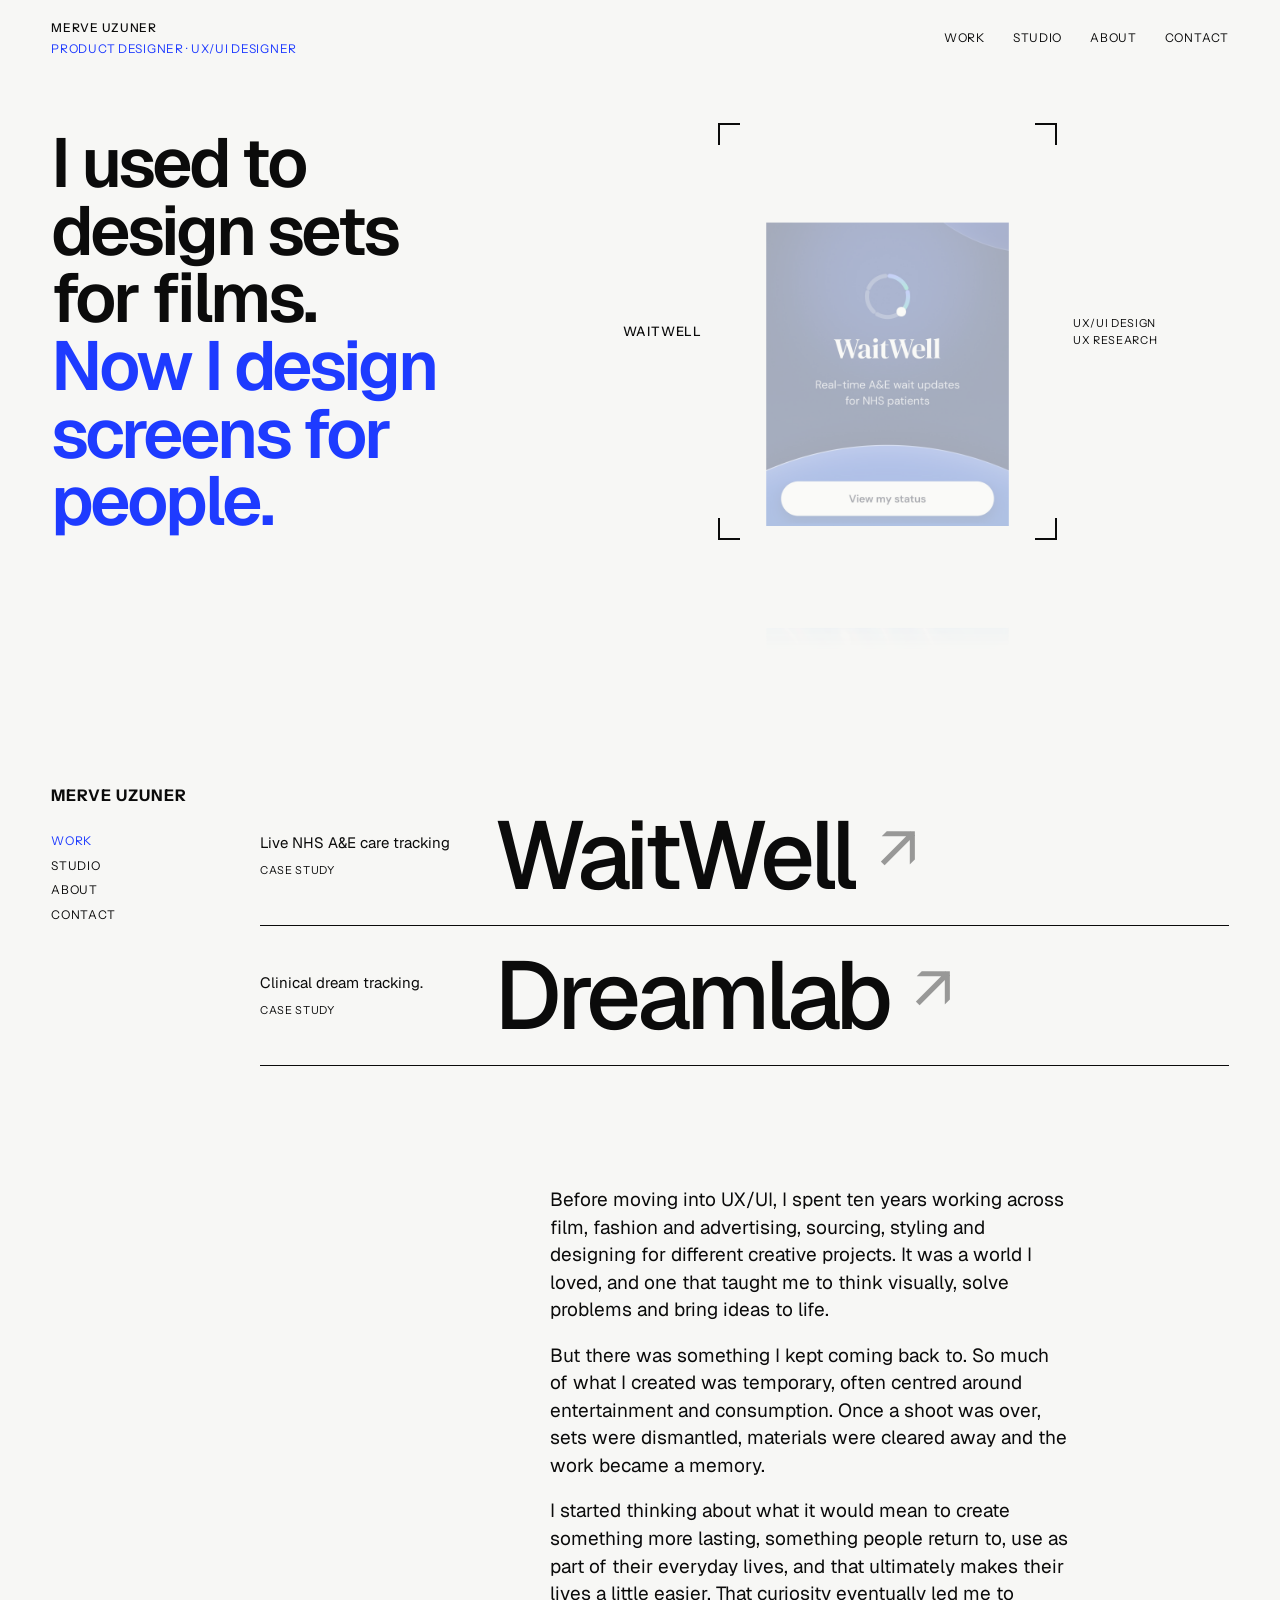
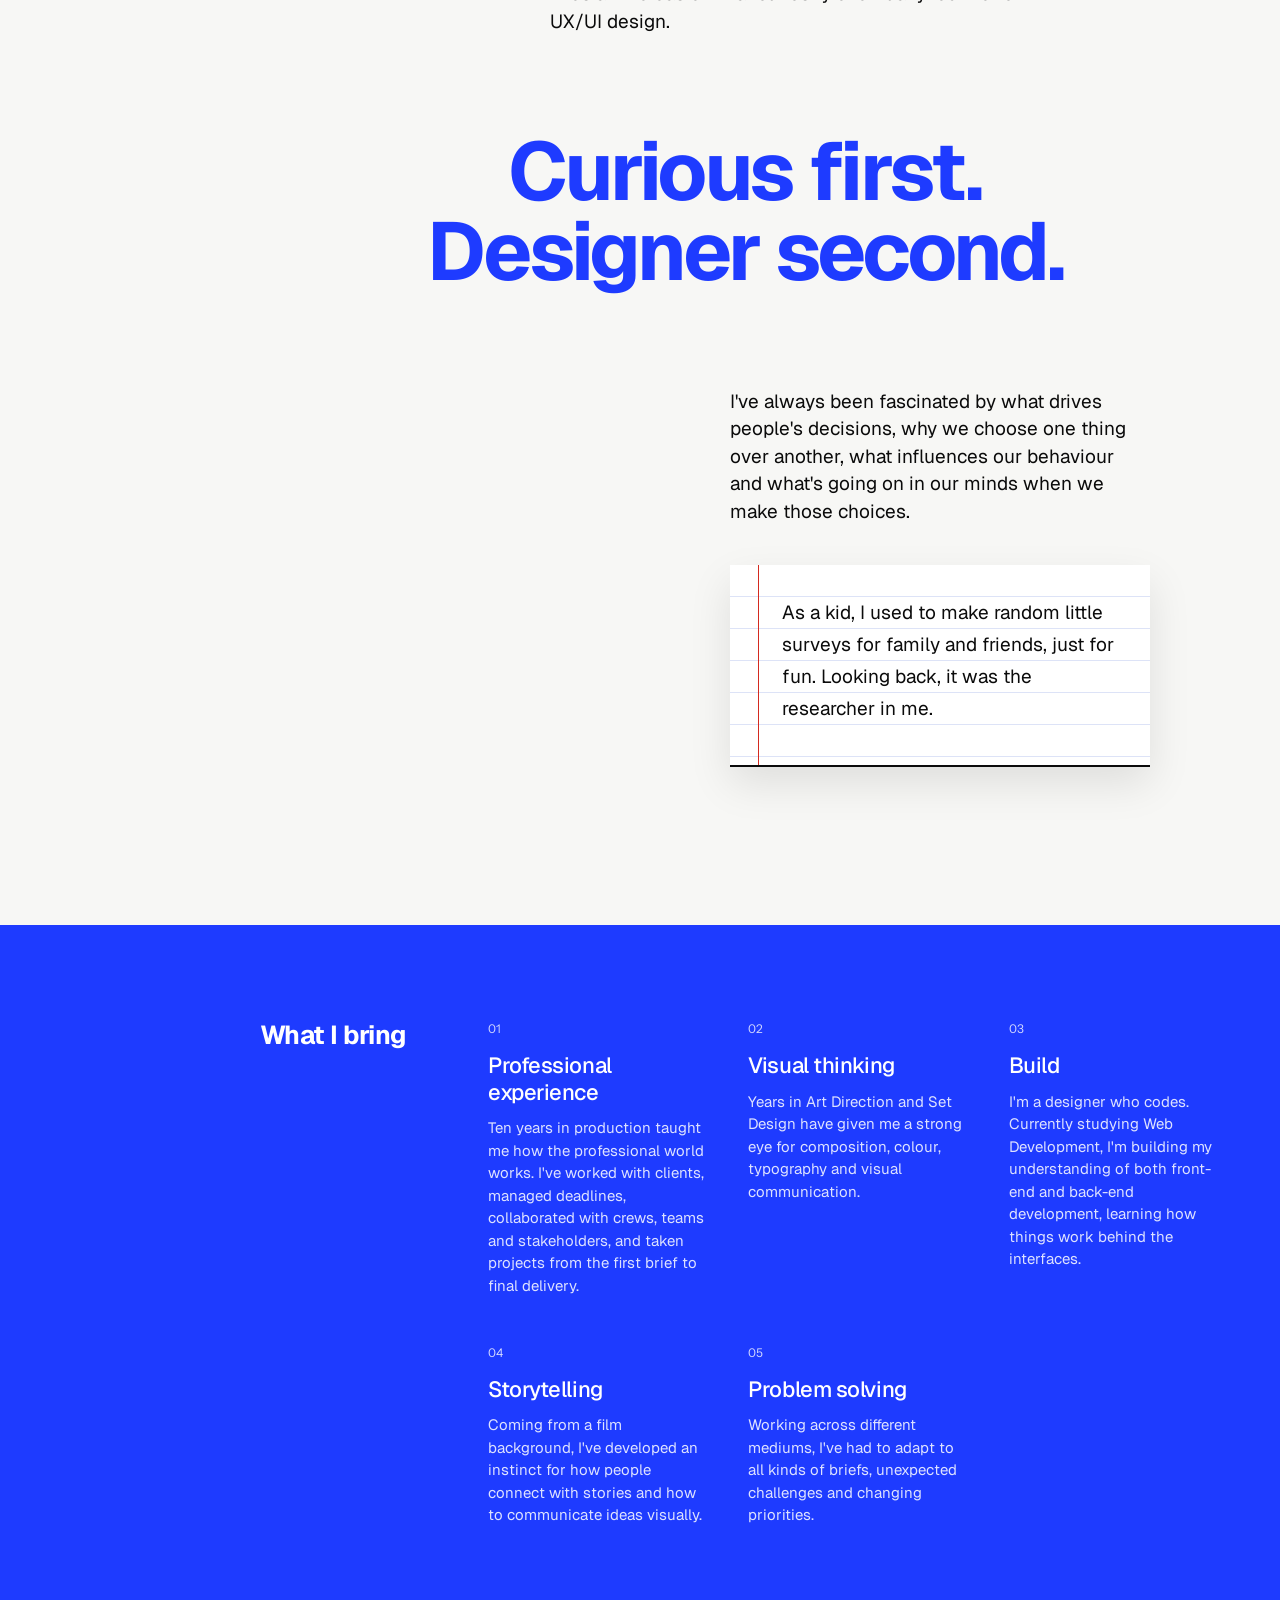
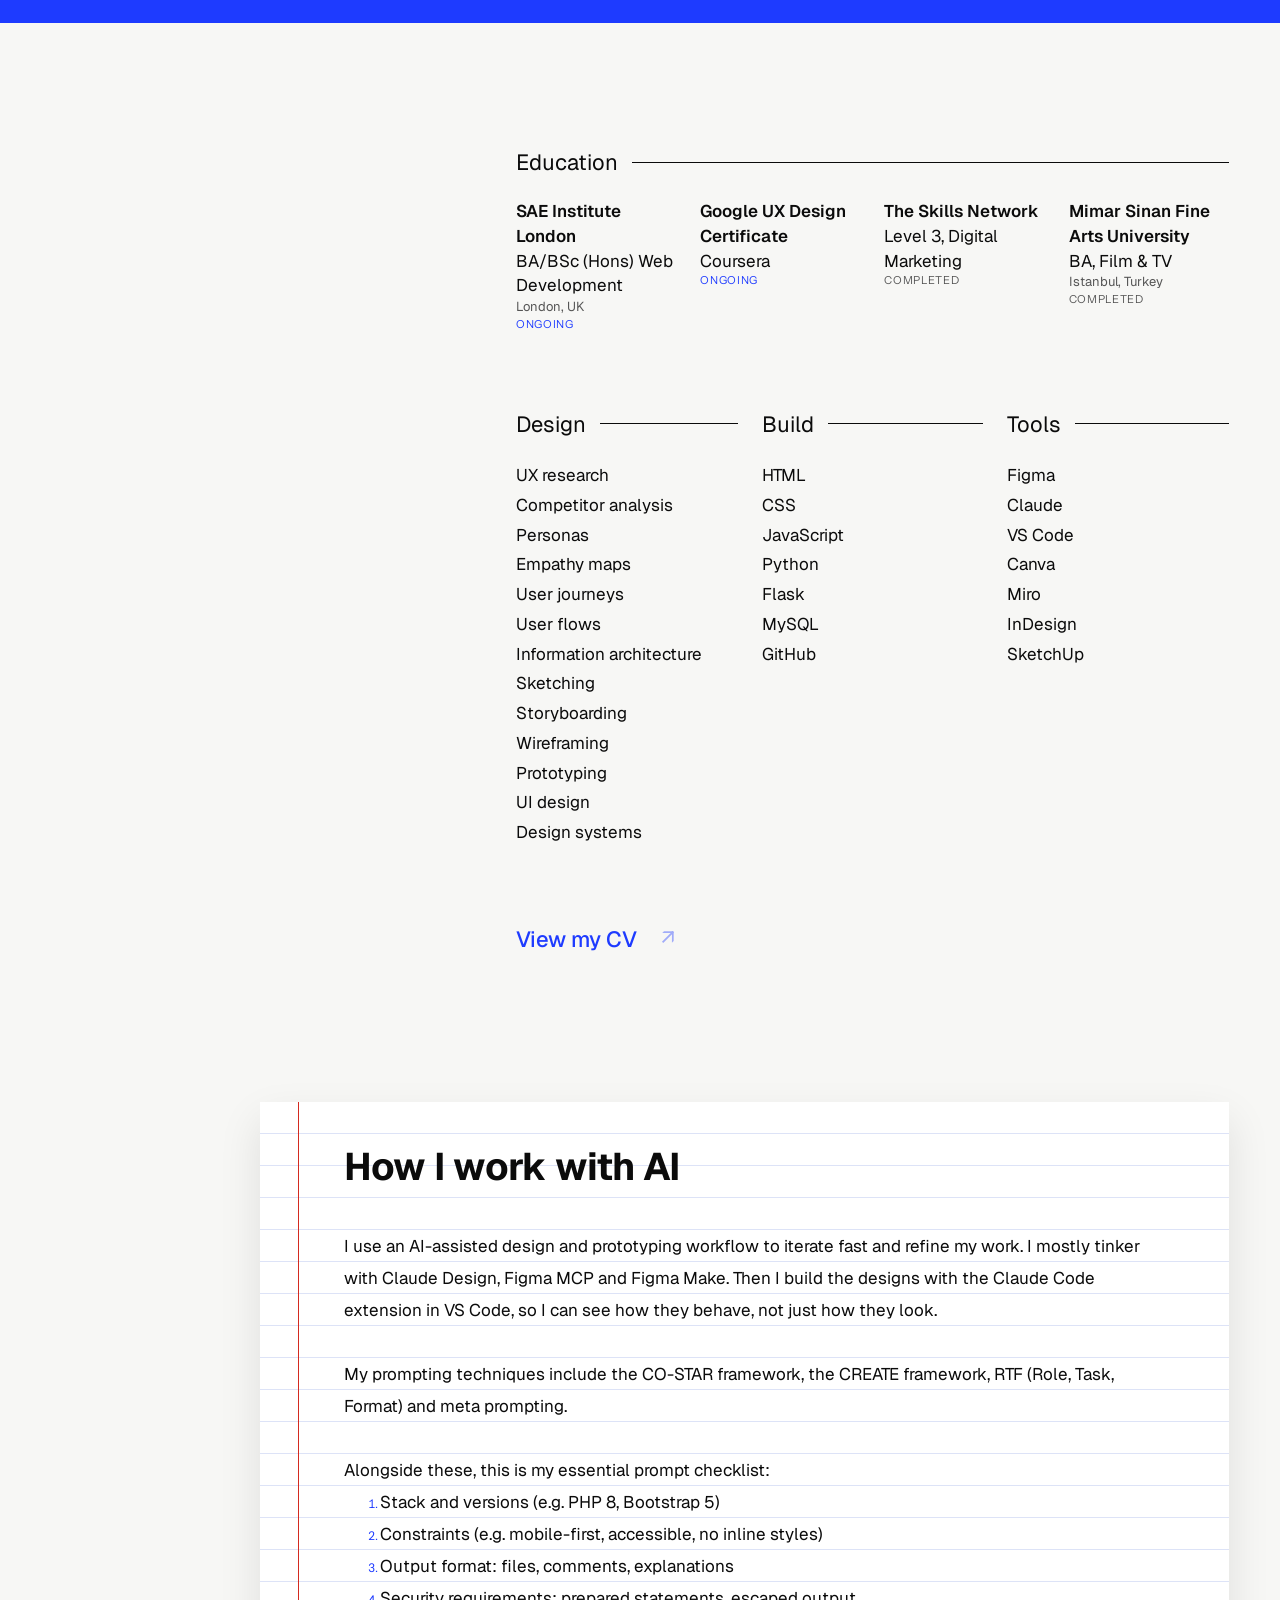
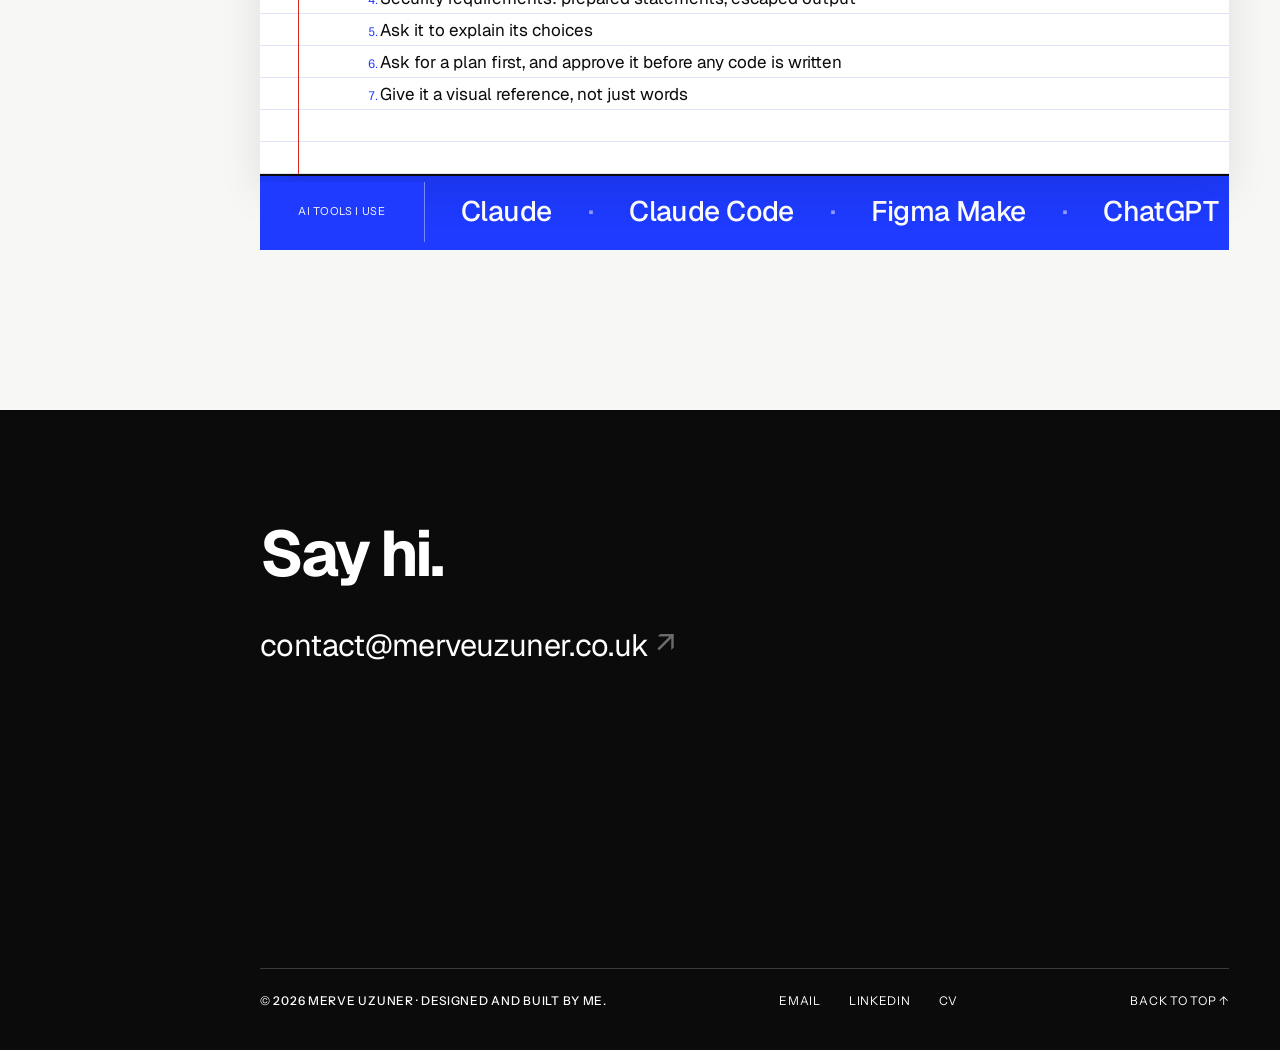
<file: index.html>
<!doctype html>
<html lang="en">
<head>
  <meta charset="utf-8">
  <meta name="viewport" content="width=device-width, initial-scale=1">
  <title>Merve Uzuner, Product Designer and UX/UI Designer</title>
  <meta name="description" content="Portfolio of Merve Uzuner, a UX/UI designer who codes, with ten years of art direction and set design for film, fashion and advertising.">

  <!-- Open Graph (link previews) -->
  <meta property="og:type" content="website">
  <meta property="og:title" content="Merve Uzuner, Product Designer and UX/UI Designer">
  <meta property="og:description" content="Portfolio of Merve Uzuner, a UX/UI designer who codes, with ten years of art direction and set design for film, fashion and advertising.">
  <meta property="og:url" content="https://merveuzuner.co.uk/">
  <meta property="og:image" content="https://merveuzuner.co.uk/assets/img/og-image.png">

  <!-- Fonts: Geist (text) and Instrument Sans (labels) -->
  <link rel="preconnect" href="https://fonts.googleapis.com">
  <link rel="preconnect" href="https://fonts.gstatic.com" crossorigin>
  <link rel="stylesheet" href="https://fonts.googleapis.com/css2?family=Geist:wght@400;500;600;700&family=Instrument+Sans:wght@400;500;600;700&display=swap">

  <link rel="stylesheet" href="assets/css/base.css">
  <link rel="stylesheet" href="assets/css/layout.css">
  <link rel="stylesheet" href="assets/css/work.css">
  <link rel="stylesheet" href="assets/css/cv.css">
  <!-- Marks that JS runs, before the first paint (the Work lines start hidden only then) -->
  <script>document.documentElement.classList.add('js');</script>
  <script src="assets/js/main.js" defer></script>
</head>
<body>

  <!-- 1. Header (--clear: no background on desktop, so the
       cover column shows behind it) -->
  <header class="site-header site-header--clear mono-label">
    <p class="brand">
      <a class="brand-name" href="index.html" aria-label="Merve Uzuner — home">Merve Uzuner</a>
      <span class="brand-role">Product Designer · UX/UI Designer</span>
    </p>
    <nav class="header-nav" aria-label="Main">
      <a href="index.html#work">Work</a>
      <a href="studio.html">Studio</a>
      <a href="index.html#my-story">About</a>
      <a href="#contact">Contact</a>
    </nav>
  </header>

  <main>

    <!-- 2. Landing: headline + cover column -->
    <section class="hero" data-nav="work" aria-labelledby="hero-title">
      <div class="hero-text">
        <h1 id="hero-title" class="hero-title fade-up">I used to design sets for films.<br><span class="accent">Now I design screens for people.</span></h1>
      </div>

      <div class="hero-covers">
        <h2 class="visually-hidden">Selected work</h2>
        <div class="covers">
          <!-- Active project name and role: updated by main.js -->
          <p class="cover-label cover-name" aria-live="polite">WaitWell</p>

          <div class="cover-stage">
            <!-- Decorative crop marks around the centre tile -->
            <div class="crop-frame" aria-hidden="true">
              <span class="corner corner--tl"></span>
              <span class="corner corner--tr"></span>
              <span class="corner corner--bl"></span>
              <span class="corner corner--br"></span>
            </div>

            <div class="cover-column" tabindex="0" role="region" aria-label="Project covers, scroll to browse">
              <div class="cover-track">
                <!-- The 6 cover tiles are built by main.js from the PROJECTS array -->
              </div>
            </div>
          </div>

          <p class="cover-label cover-role">UX/UI Design
UX Research</p>
        </div>
      </div>
    </section>

    <!-- 3. Side menu (desktop only). Starts at the top of the
         Work section, then main.js pins it to the screen.
         The About sub-list is hidden in the HTML; main.js shows it
         while About is the current item (data-subnav-for="about"), and
         marks the sub-item whose section is in view (data-spy; the first
         one is marked here so it's current as soon as the list appears). -->
    <div class="side-menu-anchor">
      <aside class="side-menu" aria-label="Side menu">
        <p class="side-name"><a href="index.html" aria-label="Merve Uzuner — home">Merve Uzuner</a></p>
        <nav class="side-nav mono-label" aria-label="Sections">
          <a href="#work" data-nav-link="work">Work</a>
          <a href="studio.html">Studio</a>
          <a href="#my-story" data-nav-link="about">About</a>
          <a href="#contact">Contact</a>
        </nav>
        <nav class="side-subnav" aria-label="About" data-spy data-spy-line="25" data-subnav-for="about" hidden>
          <a href="#my-story" aria-current="location">— My story</a>
          <a href="#what-i-bring">— What I bring</a>
          <a href="#education">— Education</a>
          <a href="#skills">— Skills</a>
          <a href="#cv">— CV</a>
          <a href="#ai">— How I work with AI</a>
        </nav>
      </aside>
    </div>

    <!-- 4. Work: case studies -->
    <section class="work-page" id="work" data-nav="work" aria-labelledby="work-title">
      <h2 id="work-title" class="visually-hidden">Work</h2>

      <!-- Case studies -->
      <section class="work-section work-section--cases" id="case-studies" aria-labelledby="cases-title">
        <h3 id="cases-title" class="visually-hidden">Case studies</h3>

        <a class="row row--case" href="work/waitwell.html" aria-labelledby="case-1-title case-1-text case-1-role">
          <span class="row-info">
            <span id="case-1-text">Live NHS A&amp;E care tracking</span>
            <span class="row-role" id="case-1-role">Case study</span>
          </span>
          <span class="row-title" id="case-1-title">WaitWell</span>
          <!-- Arrow + hover image. The image sits right after the arrow;
               only the arrow moves on hover, the wrapper stays put. -->
          <span class="row-arrow-wrap" aria-hidden="true">
            <span class="row-arrow">↗</span>
            <span class="row-peek"><img src="assets/img/covers/waitwell-cover.jpg" alt=""></span>
          </span>
        </a>
        <div class="line" aria-hidden="true"></div>

        <a class="row row--case" href="work/dreamlab.html" aria-labelledby="case-2-title case-2-text case-2-role">
          <span class="row-info">
            <span id="case-2-text">Clinical dream tracking.</span>
            <span class="row-role" id="case-2-role">Case study</span>
          </span>
          <span class="row-title" id="case-2-title">Dreamlab</span>
          <!-- Arrow + hover image. The image sits right after the arrow;
               only the arrow moves on hover, the wrapper stays put. -->
          <span class="row-arrow-wrap" aria-hidden="true">
            <span class="row-arrow">↗</span>
            <span class="row-peek"><img src="assets/video/dreamlab/dreamlab-cover-poster.jpg" alt="Dreamlab landing page with patient and specialist login"></span>
          </span>
        </a>
        <div class="line" aria-hidden="true"></div>
      </section>

    </section>

    <!-- 5. My story -->
    <section class="about" id="my-story" data-nav="about" aria-labelledby="story-title">
      <h2 id="story-title" class="visually-hidden">My story</h2>

      <!-- Intro: three paragraphs in one column -->
      <div class="about-intro">
        <p class="about-near">Before moving into UX/UI, I spent ten years working across film, fashion and advertising, sourcing, styling and designing for different creative projects. It was a world I loved, and one that taught me to think visually, solve problems and bring ideas to life.</p>
        <p class="about-near">But there was something I kept coming back to. So much of what I created was temporary, often centred around entertainment and consumption. Once a shoot was over, sets were dismantled, materials were cleared away and the work became a memory.</p>
        <p class="about-near">I started thinking about what it would mean to create something more lasting, something people return to, use as part of their everyday lives, and that ultimately makes their lives a little easier. That curiosity eventually led me to UX/UI design.</p>
      </div>

      <p class="statement">Curious first.<br>Designer second.</p>

      <!-- Paragraph + notebook card, same left edge as paragraph 3 -->
      <div class="about-more">
        <p class="about-far">I've always been fascinated by what drives people's decisions, why we choose one thing over another, what influences our behaviour and what's going on in our minds when we make those choices.</p>
        <div class="notebook note-card about-far">
          <p>As a kid, I used to make random little surveys for family and friends, just for fun. Looking back, it was the researcher in me.</p>
        </div>
      </div>
    </section>

    <!-- 5b. What I bring: blue band, edge to edge (data-dark turns
         the side menu white while it's over the band) -->
    <section class="bring-band" id="what-i-bring" data-nav="about" data-dark aria-labelledby="bring-title">
      <h2 id="bring-title" class="bring-title">What I bring</h2>
      <ol class="bring-grid">
        <li>
          <span class="bring-num" aria-hidden="true">01</span>
          <h3 class="bring-item-title">Professional experience</h3>
          <p class="bring-text">Ten years in production taught me how the professional world works. I've worked with clients, managed deadlines, collaborated with crews, teams and stakeholders, and taken projects from the first brief to final delivery.</p>
        </li>
        <li>
          <span class="bring-num" aria-hidden="true">02</span>
          <h3 class="bring-item-title">Visual thinking</h3>
          <p class="bring-text">Years in Art Direction and Set Design have given me a strong eye for composition, colour, typography and visual communication.</p>
        </li>
        <li>
          <span class="bring-num" aria-hidden="true">03</span>
          <h3 class="bring-item-title">Build</h3>
          <p class="bring-text">I'm a designer who codes. Currently studying Web Development, I'm building my understanding of both front-end and back-end development, learning how things work behind the interfaces.</p>
        </li>
        <li>
          <span class="bring-num" aria-hidden="true">04</span>
          <h3 class="bring-item-title">Storytelling</h3>
          <p class="bring-text">Coming from a film background, I've developed an instinct for how people connect with stories and how to communicate ideas visually.</p>
        </li>
        <li>
          <span class="bring-num" aria-hidden="true">05</span>
          <h3 class="bring-item-title">Problem solving</h3>
          <p class="bring-text">Working across different mediums, I've had to adapt to all kinds of briefs, unexpected challenges and changing priorities.</p>
        </li>
      </ol>
    </section>

    <!-- 6. Education row (id="education"), then the
         Design | Build | Tools row (id="skills") 72px below it -->
    <section class="skills-section" id="education" data-nav="about" aria-labelledby="education-title">
      <h2 id="education-title" class="visually-hidden">Education and skills</h2>
      <div class="skills-inner">

        <div>
          <h3 class="skill-heading">Education <span class="skill-rule" aria-hidden="true"></span></h3>
          <ul class="education">
            <li>
              <strong>SAE Institute London</strong>
              <span>BA/BSc (Hons) Web Development</span>
              <span class="edu-place">London, UK</span>
              <span class="status status--ongoing">Ongoing</span>
            </li>
            <li>
              <strong>Google UX Design Certificate</strong>
              <span>Coursera</span>
              <span class="status status--ongoing">Ongoing</span>
            </li>
            <li>
              <strong>The Skills Network</strong>
              <span>Level 3, Digital Marketing</span>
              <span class="status status--completed">Completed</span>
            </li>
            <li>
              <strong>Mimar Sinan Fine Arts University</strong>
              <span>BA, Film &amp; TV</span>
              <span class="edu-place">Istanbul, Turkey</span>
              <span class="status status--completed">Completed</span>
            </li>
          </ul>
        </div>

        <div class="skills" id="skills">
          <div>
            <h3 class="skill-heading">Design <span class="skill-rule" aria-hidden="true"></span></h3>
            <ul>
              <li>UX research</li>
              <li>Competitor analysis</li>
              <li>Personas</li>
              <li>Empathy maps</li>
              <li>User journeys</li>
              <li>User flows</li>
              <li>Information architecture</li>
              <li>Sketching</li>
              <li>Storyboarding</li>
              <li>Wireframing</li>
              <li>Prototyping</li>
              <li>UI design</li>
              <li>Design systems</li>
            </ul>
          </div>

          <div>
            <h3 class="skill-heading">Build <span class="skill-rule" aria-hidden="true"></span></h3>
            <ul>
              <li>HTML</li>
              <li>CSS</li>
              <li>JavaScript</li>
              <li>Python</li>
              <li>Flask</li>
              <li>MySQL</li>
              <li>GitHub</li>
            </ul>
          </div>

          <div>
            <h3 class="skill-heading">Tools <span class="skill-rule" aria-hidden="true"></span></h3>
            <ul>
              <li>Figma</li>
              <li>Claude</li>
              <li>VS Code</li>
              <li>Canva</li>
              <li>Miro</li>
              <li>InDesign</li>
              <li>SketchUp</li>
            </ul>
          </div>
        </div>

        <!-- View my CV: styled like the Work rows (arrow, hover slide,
             peek), at the skill-heading size. Opens the CV sheet
             (main.js, section 7). The peek is filled from CV_PAGES. -->
        <button class="row row--cv" id="cv" type="button" aria-haspopup="dialog">
          <span class="row-title">View my CV</span>
          <span class="row-arrow-wrap" aria-hidden="true">
            <span class="row-arrow">↗</span>
            <span class="row-peek cv-peek"></span>
          </span>
        </button>

      </div>
    </section>

    <!-- 7. How I work with AI: notebook page + ticker -->
    <section class="ai" id="ai" data-nav="about" aria-labelledby="ai-title">
      <div class="ai-inner">

        <div class="notebook ai-page">
          <h2 id="ai-title" class="ai-title">How I work with AI</h2>
          <p class="ai-text">I use an AI-assisted design and prototyping workflow to iterate fast and refine my work. I mostly tinker with Claude Design, Figma MCP and Figma Make. Then I build the designs with the Claude Code extension in VS Code, so I can see how they behave, not just how they look.</p>
          <p class="ai-text">My prompting techniques include the CO-STAR framework, the CREATE framework, RTF (Role, Task, Format) and meta prompting.</p>
          <p>Alongside these, this is my essential prompt checklist:</p>
          <ol class="ai-list">
            <li>Stack and versions (e.g. PHP 8, Bootstrap 5)</li>
            <li>Constraints (e.g. mobile-first, accessible, no inline styles)</li>
            <li>Output format: files, comments, explanations</li>
            <li>Security requirements: prepared statements, escaped output</li>
            <li>Ask it to explain its choices</li>
            <li>Ask for a plan first, and approve it before any code is written</li>
            <li>Give it a visual reference, not just words</li>
          </ol>
        </div>

        <!-- Ticker: the first list is the real one; the second is a
             copy for the seamless loop, hidden from screen readers. -->
        <div class="ticker">
          <p class="ticker-label" id="ticker-label">AI tools I use</p>
          <div class="ticker-window">
            <div class="ticker-track">
              <ul class="ticker-list" aria-label="AI tools I use">
                <li>Claude</li>
                <li>Claude Code</li>
                <li>Figma Make</li>
                <li>ChatGPT</li>
                <li>Gemini</li>
                <li>Cursor</li>
              </ul>
              <ul class="ticker-list" aria-hidden="true">
                <li>Claude</li>
                <li>Claude Code</li>
                <li>Figma Make</li>
                <li>ChatGPT</li>
                <li>Gemini</li>
                <li>Cursor</li>
              </ul>
            </div>
          </div>
        </div>

      </div>
    </section>

  </main>

  <!-- 8. Footer -->
  <footer class="site-footer" id="contact">
    <div class="footer-top">
      <h2 class="footer-title">Say hi.</h2>
      <a class="footer-email" href="mailto:contact@merveuzuner.co.uk">contact@merveuzuner.co.uk <span class="row-arrow" aria-hidden="true">↗</span></a>
    </div>

    <div class="footer-bottom mono-label">
      <p class="footer-copy">© 2026 Merve Uzuner · Designed and built by me.</p>
      <nav class="footer-nav" aria-label="Contact links">
        <a href="mailto:contact@merveuzuner.co.uk">Email</a>
        <a href="https://www.linkedin.com/in/merve-uzuner/" target="_blank" rel="noopener">LinkedIn</a>
        <a href="#cv" data-cv-open>CV</a>
      </nav>
      <a href="#top">Back to top <span aria-hidden="true">↑</span></a>
    </div>
  </footer>

  <!-- CV sheet: filled from CV_PAGES in main.js (section 7). Like the
       Studio sheets, it draws no backdrop: the page stays as it is
       behind it. The Download link stays hidden until
       assets/cv/merve-uzuner-cv.pdf exists (see README). -->
  <dialog class="cv-view" aria-label="CV">
    <div class="cv-scroll">
      <div class="cv-sheet">
        <div class="cv-paper" aria-hidden="true"></div>
        <div class="cv-bar">
          <a class="cv-download" href="assets/cv/merve-uzuner-cv.pdf" download>Download PDF</a>
          <button class="cv-close" type="button" aria-label="Close">×</button>
        </div>
        <div class="cv-pages"></div>
      </div>
    </div>
  </dialog>

</body>
</html>
</file>
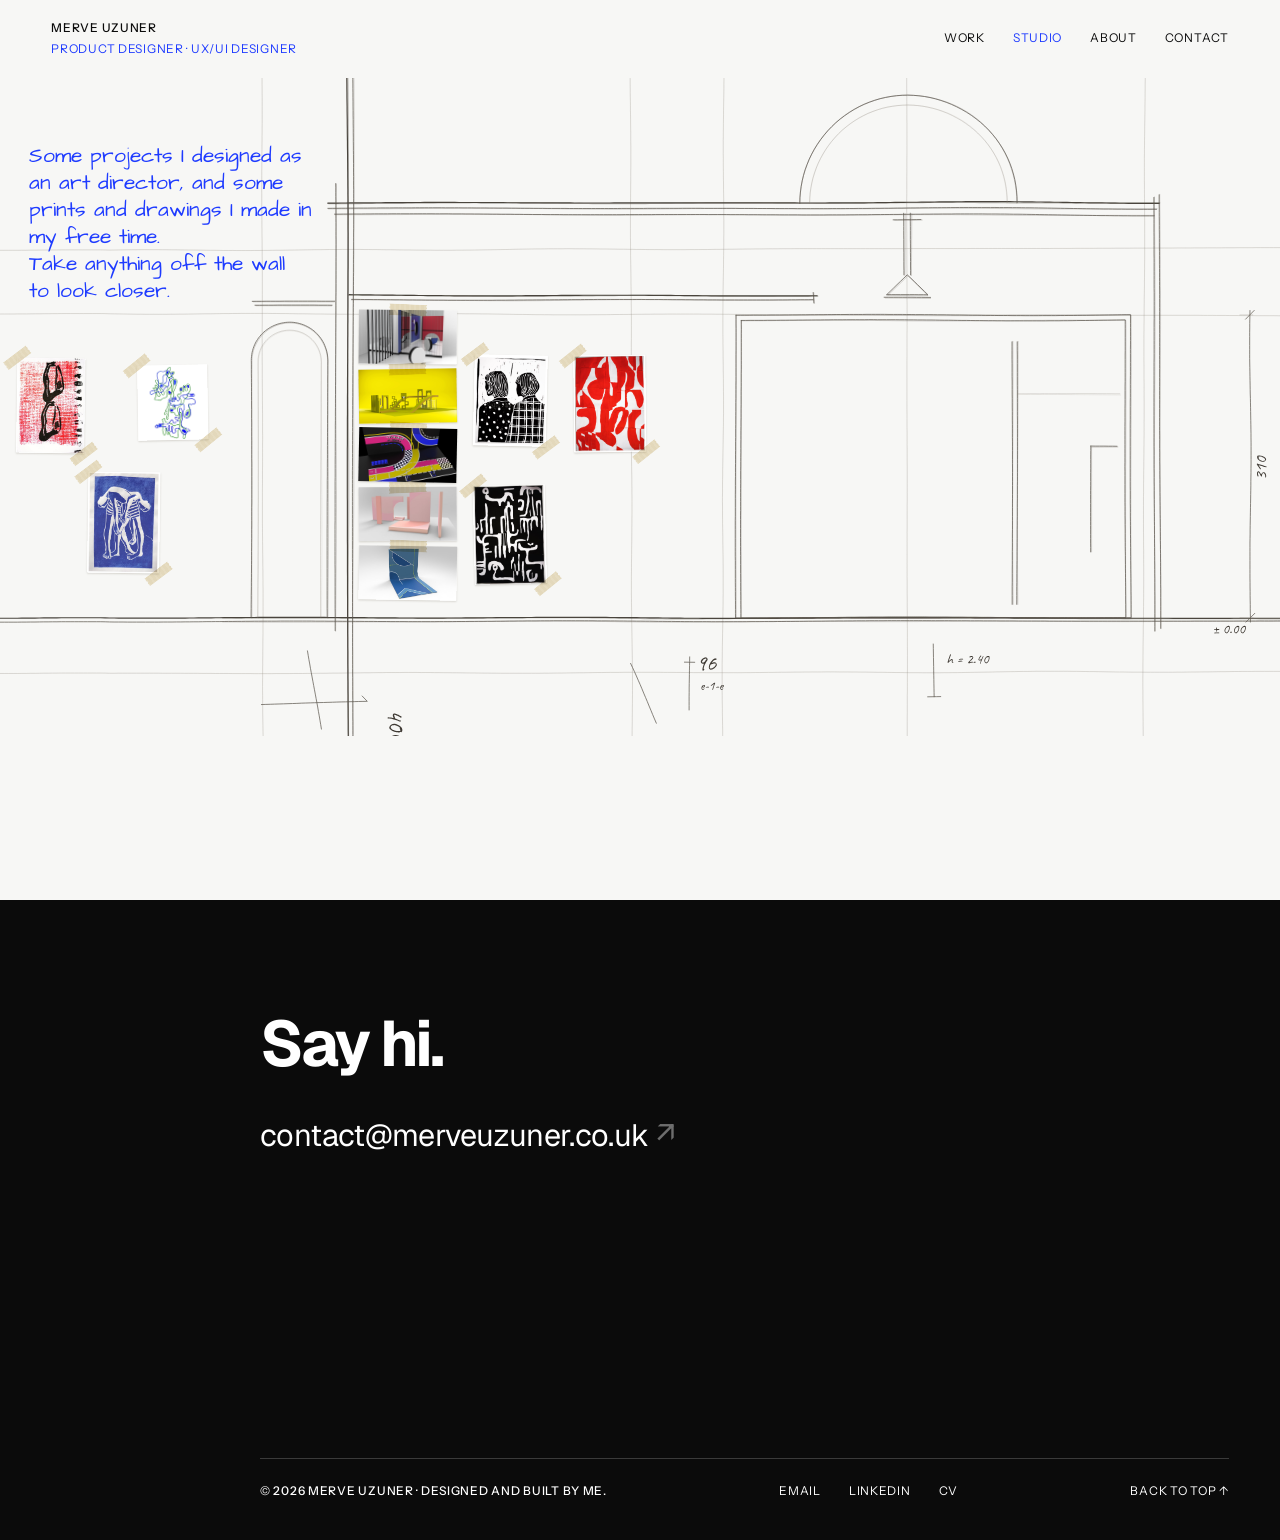
<file: studio.html>
<!doctype html>
<html lang="en">
<head>
  <meta charset="utf-8">
  <meta name="viewport" content="width=device-width, initial-scale=1">
  <title>Studio: Merve Uzuner, UX/UI Designer</title>
  <meta name="description" content="Studio: a hand-drawn studio space with Merve Uzuner's work on the walls.">

  <!-- Fonts: Geist (text), Instrument Sans (labels) and, on this page,
       Architects Daughter (the handwritten note on the stage) -->
  <link rel="preconnect" href="https://fonts.googleapis.com">
  <link rel="preconnect" href="https://fonts.gstatic.com" crossorigin>
  <link rel="stylesheet" href="https://fonts.googleapis.com/css2?family=Geist:wght@400;500;600;700&family=Instrument+Sans:wght@400;500;600;700&family=Architects+Daughter&display=swap">

  <link rel="stylesheet" href="assets/css/base.css">
  <link rel="stylesheet" href="assets/css/layout.css">
  <link rel="stylesheet" href="assets/css/studio.css">
  <script src="assets/js/main.js" defer></script>
  <script src="assets/js/studio.js" defer></script>
</head>
<body>

  <!-- Header (same as the other pages, Studio is the current page) -->
  <header class="site-header mono-label">
    <p class="brand">
      <a class="brand-name" href="index.html" aria-label="Merve Uzuner — home">Merve Uzuner</a>
      <span class="brand-role">Product Designer · UX/UI Designer</span>
    </p>
    <nav class="header-nav" aria-label="Main">
      <a href="index.html#work">Work</a>
      <a href="studio.html" aria-current="page">Studio</a>
      <a href="index.html#my-story">About</a>
      <a href="#contact">Contact</a>
    </nav>
  </header>

  <main>
    <!-- The stage fills the screen below the header. The scene inside
         it is the whole 2400 x 900 drawing, full height, centred, with
         the sides cropped; the frames sit in its middle 1600 x 900 area
         (assets/css/studio.css). Every frame is placed from its pixel
         position on that 1600 x 900 area. Below 960px the stage is
         960px wide and scrolls sideways (below 600px it ends after the
         last artwork). -->
    <div class="studio-scroll">
      <section class="studio" aria-label="Studio">
        <div class="studio-scene">
          <img class="studio-bg" src="assets/img/studio/studio-bg.svg" width="2400" height="900" alt="" aria-hidden="true">

          <!-- The original 1600 x 900 area of the drawing; the frames are
               placed on it -->
          <div class="studio-content">
            <!-- Handwritten note, below the floor line (assets/css/studio.css) -->
            <p class="studio-note">Some projects I designed as an art director, and some prints and drawings I made in my free time.<br>Take anything off the wall to look closer.</p>

            <!-- Swipe hint, under the floor line; only shown where the
                 stage scrolls sideways (assets/css/studio.css) -->
            <p class="studio-hint" aria-hidden="true">Swipe to see more<svg viewBox="0 0 38 18" fill="none" stroke="currentColor" stroke-width="1.6" stroke-linecap="round" stroke-linejoin="round"><path d="M2 10.2c6-.9 12.5-.4 19-.9 4.2-.3 8.3-.5 13.6-.6"/><path d="M28.4 3.6c2.2 1.9 4.2 3.6 6.1 5.2-2 1.6-4 3.4-6.4 5.6"/></svg></p>

            <!-- Artworks: each opens in its own artwork sheet, lifted off
                 the wall (assets/js/studio.js). Every wall item is taped up:
                 --tilt is its fixed slight tilt, the .tape spans are the
                 tape strips (assets/css/studio.css). x can be negative: ART 2 and ART 6
                 sit on the extended paper on the left. data-title and
                 data-note are the text shown next to it on the sheet. -->
            <button class="studio-frame studio-art" type="button" style="--x: 18; --y: 393; --w: 96; --h: 103; --tilt: -1.1deg" aria-label="Open Untitled, blind drawing on paper" data-title="Untitled" data-note="Blind drawing on paper, digitally refined"><img src="assets/img/studio/artwork1.png" alt="Untitled, blind drawing on paper, digitally refined"><span class="tape tape-tl" aria-hidden="true"></span><span class="tape tape-br" aria-hidden="true"></span></button>
            <button class="studio-frame studio-art" type="button" style="--x: -50; --y: 539; --w: 98; --h: 138; --tilt: 0.8deg" aria-label="Open Untitled, linocut on paper (1 of 2)" data-title="Untitled" data-note="Linocut on paper"><img src="assets/img/studio/artwork2.png" alt="Untitled, linocut on paper"><span class="tape tape-tl" aria-hidden="true"></span><span class="tape tape-br" aria-hidden="true"></span></button>
            <button class="studio-frame studio-art" type="button" style="--x: 478; --y: 379; --w: 100; --h: 125; --tilt: 1.3deg" aria-label="Open Untitled, linocut on paper (2 of 2)" data-title="Untitled" data-note="Linocut on paper"><img src="assets/img/studio/artwork3.png" alt="Untitled, linocut on paper"><span class="tape tape-tl" aria-hidden="true"></span><span class="tape tape-br" aria-hidden="true"></span></button>
            <button class="studio-frame studio-art" type="button" style="--x: 614; --y: 379; --w: 99; --h: 132; --tilt: -0.6deg" aria-label="Open Untitled, acrylic on paper, cut and reassembled" data-title="Untitled" data-note="Acrylic on paper, cut and reassembled"><img src="assets/img/studio/artwork4.png" alt="Untitled, acrylic on paper, cut and reassembled"><span class="tape tape-tl" aria-hidden="true"></span><span class="tape tape-br" aria-hidden="true"></span></button>
            <button class="studio-frame studio-art" type="button" style="--x: 478; --y: 557; --w: 99; --h: 136; --tilt: -1.4deg" aria-label="Open “Back to the roots, back to the basics.”" data-title="“Back to the roots, back to the basics.”" data-note="Acrylic on paper, cut and reassembled"><img src="assets/img/studio/artwork5.png" alt="“Back to the roots, back to the basics.”, acrylic on paper, cut and reassembled"><span class="tape tape-tl" aria-hidden="true"></span><span class="tape tape-br" aria-hidden="true"></span></button>
            <button class="studio-frame studio-art" type="button" style="--x: -147; --y: 383; --w: 93; --h: 129.95; --tilt: 0.9deg" aria-label="Open Free Fall" data-title="Free Fall" data-note="Mixed media print on paper"><img src="assets/img/studio/artwork6.jpg" width="896" height="1252" alt="Free Fall, mixed media print on paper"><span class="tape tape-tl" aria-hidden="true"></span><span class="tape tape-br" aria-hidden="true"></span></button>

            <!-- Strip: 5 boxes from y 316.8 to 712.8, 73.44 high, 7.2 apart.
                 Each box opens a work sheet; data-sheet names its entry
                 in SHEETS (assets/js/studio.js). -->
            <button class="studio-frame studio-work" type="button" style="--x: 320; --y: 316.8; --w: 134; --h: 73.44; --tilt: 0.5deg; --tape: 2deg" aria-label="Open ELLE Magazine" data-sheet="elle"><img src="assets/img/studio/work1_cover.jpg" alt=""><span class="tape tape-top" aria-hidden="true"></span></button>
            <button class="studio-frame studio-work" type="button" style="--x: 320; --y: 397.44; --w: 134; --h: 73.44; --tilt: -0.9deg; --tape: -1.5deg" aria-label="Open Nesine.com" data-sheet="nesine"><img src="assets/img/studio/work2_cover.jpg" alt=""><span class="tape tape-top" aria-hidden="true"></span></button>
            <button class="studio-frame studio-work" type="button" style="--x: 320; --y: 478.08; --w: 134; --h: 73.44; --tilt: 1.1deg; --tape: 2.6deg" aria-label="Open London Fashion Week" data-sheet="lfw"><img src="assets/img/studio/work3_cover.jpg" alt=""><span class="tape tape-top" aria-hidden="true"></span></button>
            <button class="studio-frame studio-work" type="button" style="--x: 320; --y: 558.72; --w: 134; --h: 73.44; --tilt: -0.4deg; --tape: -2.4deg" aria-label="Open Nike" data-sheet="nike"><img src="assets/img/studio/work4_cover.jpg" alt=""><span class="tape tape-top" aria-hidden="true"></span></button>
            <button class="studio-frame studio-work" type="button" style="--x: 320; --y: 639.36; --w: 134; --h: 73.44; --tilt: 0.9deg; --tape: 1.2deg" aria-label="Open MacFit" data-sheet="macfit"><img src="assets/img/studio/work5_cover.jpg" alt=""><span class="tape tape-top" aria-hidden="true"></span></button>

          </div>
        </div>
      </section>
    </div>

    <!-- Sheet: one dialog for every work and every artwork. studio.js
         fills it when a wall item opens it: a work from SHEETS (images,
         text, title block), an artwork from its frame (image, data-title,
         data-note). The cover (or the artwork) grows from the wall into
         its place; the rest of the sheet fades in around it. -->
    <dialog class="sheet-view">
      <div class="sheet-scroll">
        <div class="sheet-sizer">
          <div class="sheet"></div>
        </div>
      </div>
    </dialog>
  </main>

  <footer class="site-footer" id="contact">
    <div class="footer-top">
      <h2 class="footer-title">Say hi.</h2>
      <a class="footer-email" href="mailto:contact@merveuzuner.co.uk">contact@merveuzuner.co.uk <span class="row-arrow" aria-hidden="true">↗</span></a>
    </div>

    <div class="footer-bottom mono-label">
      <p class="footer-copy">© 2026 Merve Uzuner · Designed and built by me.</p>
      <nav class="footer-nav" aria-label="Contact links">
        <a href="mailto:contact@merveuzuner.co.uk">Email</a>
        <a href="https://www.linkedin.com/in/merve-uzuner/" target="_blank" rel="noopener">LinkedIn</a>
        <a href="index.html#cv">CV</a>
      </nav>
      <a href="#top">Back to top <span aria-hidden="true">↑</span></a>
    </div>
  </footer>

</body>
</html>
</file>
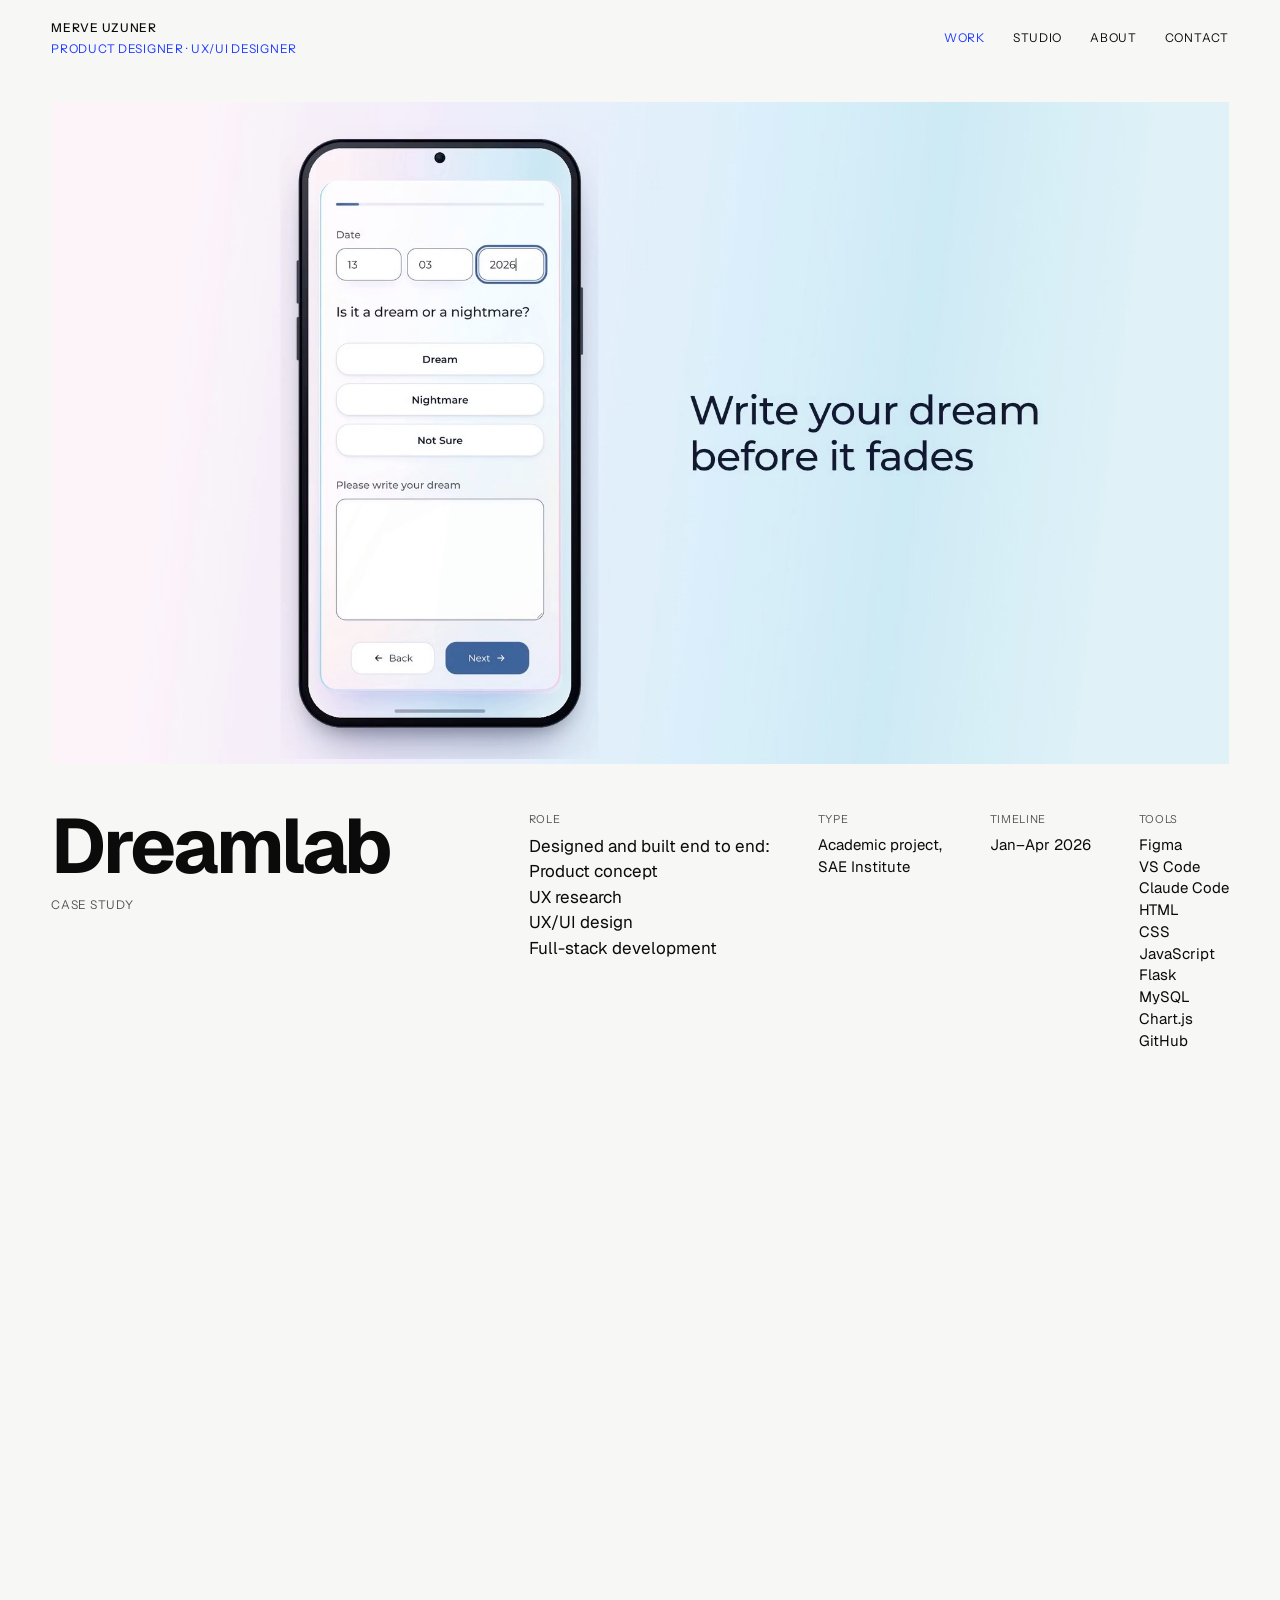
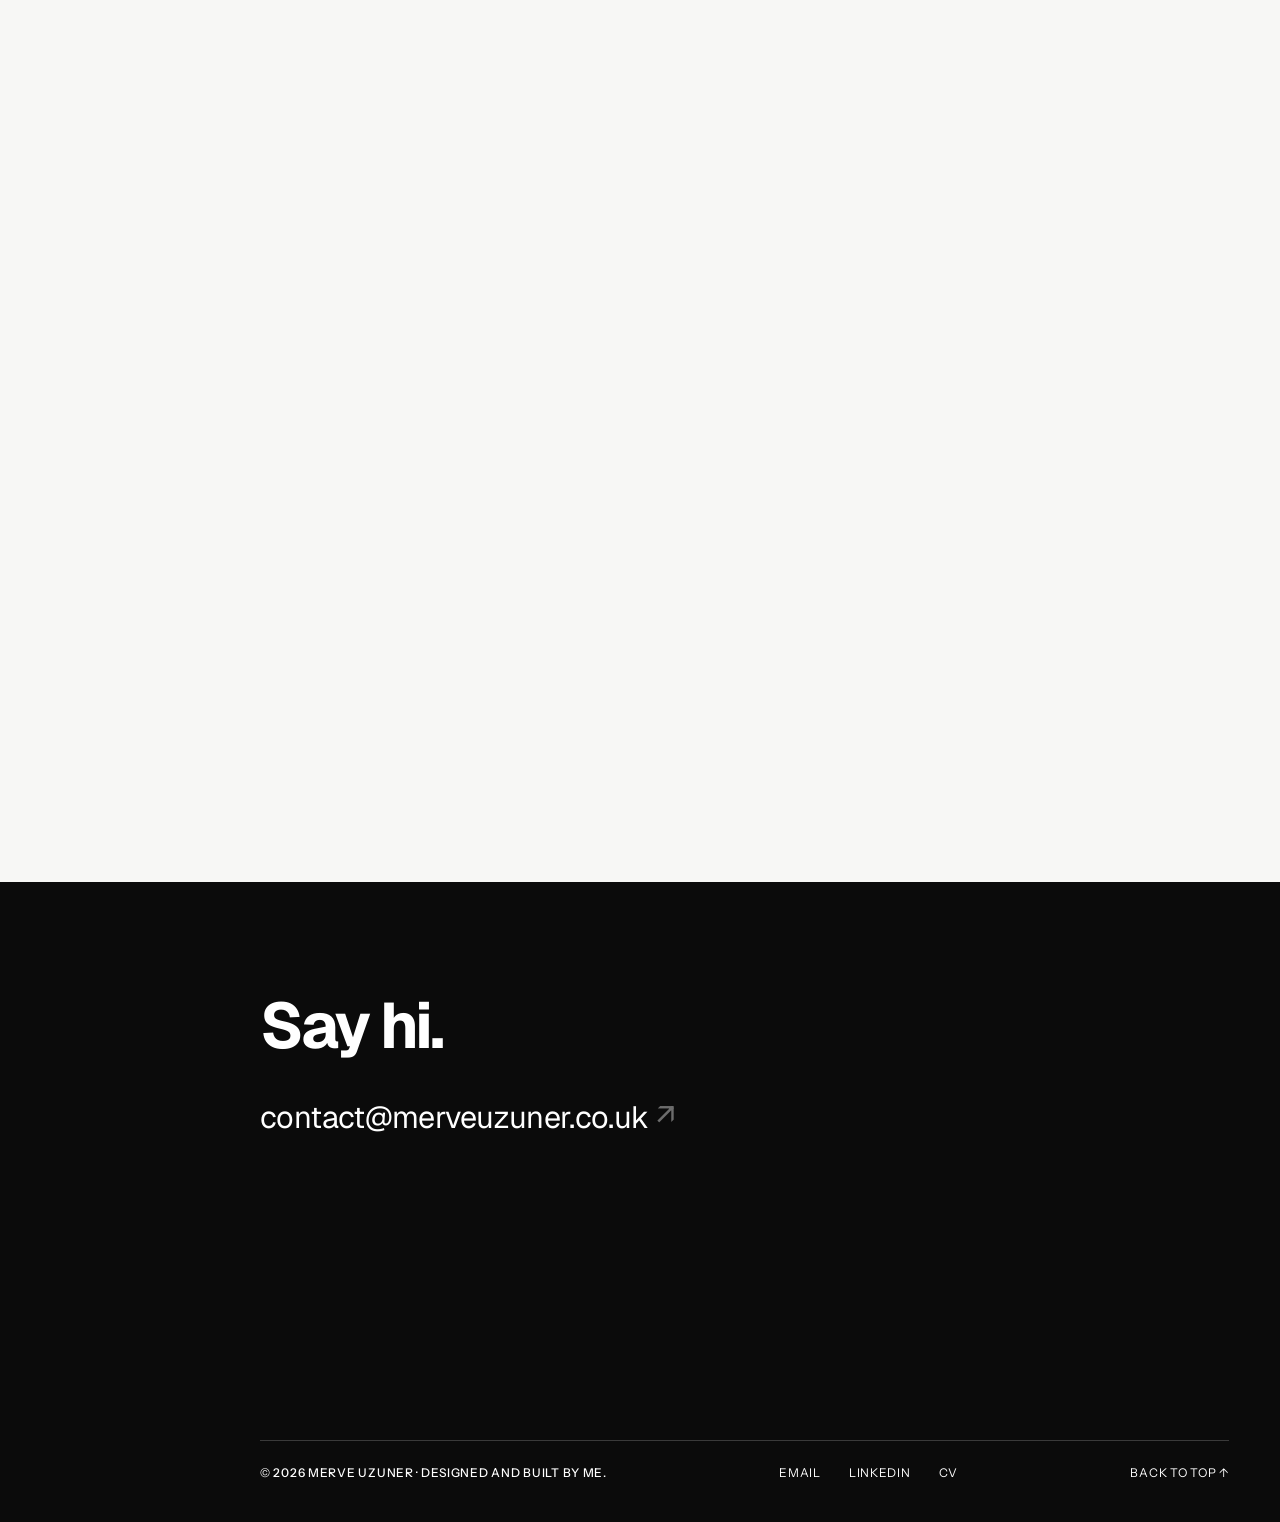
<file: work/dreamlab.html>
<!doctype html>
<html lang="en">
<head>
  <meta charset="utf-8">
  <meta name="viewport" content="width=device-width, initial-scale=1">
  <title>Dreamlab case study: Merve Uzuner, UX/UI Designer</title>
  <meta name="description" content="Dreamlab: turning dreams that fade by breakfast into records a specialist can actually use. A UX/UI case study by Merve Uzuner, designed in Figma and built in Flask.">

  <!-- Open Graph (link previews) -->
  <meta property="og:type" content="article">
  <meta property="og:title" content="Dreamlab case study: Merve Uzuner, UX/UI Designer">
  <meta property="og:description" content="Turning dreams that fade by breakfast into records a specialist can actually use.">
  <meta property="og:url" content="https://merveuzuner.co.uk/work/dreamlab.html">
  <meta property="og:image" content="https://merveuzuner.co.uk/assets/video/dreamlab/dreamlab-taster-poster.jpg">

  <!-- Fonts: Geist (text) and Instrument Sans (labels) -->
  <link rel="preconnect" href="https://fonts.googleapis.com">
  <link rel="preconnect" href="https://fonts.gstatic.com" crossorigin>
  <link rel="stylesheet" href="https://fonts.googleapis.com/css2?family=Geist:wght@400;500;600;700&family=Instrument+Sans:wght@400;500;600;700&display=swap">

  <link rel="stylesheet" href="../assets/css/base.css">
  <link rel="stylesheet" href="../assets/css/layout.css">
  <link rel="stylesheet" href="../assets/css/case.css">
  <!-- reveal.js: no defer on purpose, it marks <html> with .js before anything is drawn -->
  <script src="../assets/js/reveal.js"></script>
  <script src="../assets/js/main.js" defer></script>
</head>
<body>

  <!-- Header (same as the Work page, Work is the current section) -->
  <header class="site-header mono-label">
    <p class="brand">
      <a class="brand-name" href="../index.html" aria-label="Merve Uzuner — home">Merve Uzuner</a>
      <span class="brand-role">Product Designer · UX/UI Designer</span>
    </p>
    <nav class="header-nav" aria-label="Main">
      <a href="../index.html#work" aria-current="true">Work</a>
      <a href="../studio.html">Studio</a>
      <a href="../index.html#my-story">About</a>
      <a href="#contact">Contact</a>
    </nav>
  </header>

  <main class="case-page case-page--hero-top case-page--caps-titles" data-nav="work">

    <!-- Hero: the taster video on top, then one row with the title and
         the facts. Same markup, classes and JS as the WaitWell hero.
         Video: full-bleed (edge to edge), 16:9, never taller than the
         screen below the header (case.css; main.js, initHeroVideo).
         It has its own background: no blend mode.
         Info row: inside the same box as the video, so it has exactly
         the video's width and left/right edges. -->
    <section class="case-hero" id="overview" aria-labelledby="case-title">
      <div class="hero-wide" data-hero-video>
        <video class="hero-video load-up load-1" data-play-in-view
               src="../assets/video/dreamlab/dreamlab-taster.mp4?v=1"
               poster="../assets/video/dreamlab/dreamlab-taster-poster.jpg?v=1"
               width="1920" height="1080"
               autoplay muted loop playsinline
               aria-label="Dreamlab taster video: the Dreamlab logo, &quot;A dream journal built for clinical dream research&quot;, then a phone on a soft pink and blue background goes through one dream entry: write your dream before it fades, go through a guided questionnaire, select how you felt, rate last night's sleep, and submit. It ends on &quot;Sent to your specialist&quot;."></video>
        <div class="hero-info">
          <div class="hero-info-title">
            <h1 class="case-title case-title--text load-up load-2" id="case-title">Dreamlab</h1>
            <p class="case-kind small-label load-up load-2">Case study</p>
          </div>
          <dl class="case-facts case-facts--row load-up load-3">
            <div class="case-fact--role"><dt class="small-label">Role</dt><dd>Designed and built end to end:<br>Product concept<br>UX research<br>UX/UI design<br>Full-stack development</dd></div>
            <div><dt class="small-label">Type</dt><dd>Academic project,<br>SAE Institute</dd></div>
            <div><dt class="small-label">Timeline</dt><dd>Jan–Apr 2026</dd></div>
            <div><dt class="small-label">Tools</dt><dd>Figma<br>VS Code<br>Claude Code<br>HTML<br>CSS<br>JavaScript<br>Flask<br>MySQL<br>Chart.js<br>GitHub</dd></div>
          </dl>
        </div>
      </div>
    </section>

    <!-- Side menu (desktop only). Its anchor sits after the hero, because
         the hero uses the full width: the menu stays hidden until the
         hero has scrolled away, then it is pinned; hidden again at the
         footer. data-spy: main.js marks the current "On this page" link. -->
    <div class="side-menu-anchor side-menu-anchor--in-page">
      <aside class="side-menu is-hidden" aria-label="Side menu" data-reveal-on-pin inert>
        <p class="side-name"><a href="../index.html" aria-label="Merve Uzuner — home">Merve Uzuner</a></p>
        <nav class="side-nav mono-label" aria-label="Sections">
          <a href="../index.html#work" data-nav-link="work">Work</a>
          <a href="../studio.html">Studio</a>
          <a href="../index.html#my-story">About</a>
          <a href="#contact">Contact</a>
        </nav>
        <nav class="side-subnav" aria-label="On this page" data-spy>
          <a href="#what">— What is Dreamlab</a>
          <a href="#why">— Why Dreamlab</a>
          <a href="#audience">— Who it's for</a>
          <a href="#problem">— The problem</a>
          <a href="#research">— Research</a>
          <!-- Research's sub-headings: shown only while Research is the
               current item (main.js), one marked as you scroll past it -->
          <div class="side-subgroup" hidden>
            <a href="#research-methodology">— Methodology</a>
            <a href="#research-asked">— What I Asked</a>
            <a href="#research-learned">— What I Learned</a>
            <a href="#research-test">— Usability Test Tasks</a>
            <a href="#research-findings">— Findings</a>
            <a href="#research-improvements">— Changes After Testing</a>
          </div>
          <a href="#process">— Design process</a>
          <!-- Design process's sub-headings, same as Research's above -->
          <div class="side-subgroup" hidden>
            <a href="#process-look">— Look &amp; Feel</a>
            <a href="#process-ia">— Information Architecture</a>
            <a href="#process-wireframes">— Wireframes</a>
            <a href="#process-patient-flow">— Patient Flow</a>
            <a href="#process-specialist-flow">— Specialist Flow</a>
            <a href="#process-iterations">— Iterations</a>
          </div>
          <a href="#development">— Development</a>
          <a href="#final">— Final product</a>
        </nav>
      </aside>
    </div>

    <!-- 01 What is Dreamlab -->
    <section class="case-section" id="what" aria-labelledby="what-label">
      <h2 class="section-title" id="what-label" data-reveal><span class="section-name">What is Dreamlab</span></h2>
      <p class="case-body" data-reveal>Dreamlab is a digital platform designed to help dream researchers, sleep specialists, neurologists, and mental health professionals track and analyse patients' dreams to explore potential triggers and gain deeper insights into the causes of sleep-related conditions.</p>
    </section>

    <!-- Patient flow at a glance: the flow video, then two of its
         screens. The row itself is not animated (it holds a blended
         video); each item fades up on its own. -->
    <div class="flow-row" data-reveal-group>
      <video class="phone-video" data-play-in-view
             src="../assets/video/dreamlab/patient-flow.mp4"
             poster="../assets/video/dreamlab/patient-flow-poster.jpg"
             width="706" height="1408" preload="metadata"
             autoplay muted loop playsinline
             aria-label="Patient flow demo: sign in, daily check-in, writing a dream, guided questions, rating sleep, submitted"></video>
      <img src="../assets/img/dreamlab/screens/05.png" width="420" height="862" loading="lazy"
           alt="Patient dashboard: Welcome back, Matthew. Do you remember what you dreamed of last night? Buttons to write your dream or say I forgot, then reports and total dreams recorded.">
      <img src="../assets/img/dreamlab/screens/17.png" width="420" height="862" loading="lazy"
           alt="Submitted screen: Thanks for sharing your dream. It has been sent to your clinician. Back to homepage button.">
    </div>

    <!-- 02 Why Dreamlab -->
    <section class="case-section" id="why" aria-labelledby="why-label">
      <h2 class="section-title" id="why-label" data-reveal><span class="section-name">Why Dreamlab</span></h2>
      <figure class="pullquote" data-reveal>
        <blockquote>
          <p>"It is a common experience that a problem difficult at night is resolved in the morning after the committee of sleep has worked on it."</p>
        </blockquote>
        <figcaption>John Steinbeck</figcaption>
      </figure>
      <p class="case-body" data-reveal>Dreams have always fascinated me. We spend around two hours dreaming every night, even if we don't remember it. I believe they are often underrated, even though they hold profound psychological value. They help us process emotions and consolidate memories, and offer insights into sleep disorders, trauma, creativity and subconscious conflicts.</p>
      <p class="case-statement" data-reveal-group=":scope > .mask > span">
        <span class="mask"><span>There is a lack of clinically focused platforms</span></span>
        <span class="mask"><span>for professionals researching and working on dreams.</span></span>
      </p>
      <p class="case-body" data-reveal>I reviewed many dream journal applications and websites currently available in the market. Although many of them are highly developed and offer impressive features, I noticed that they are primarily designed for individual users. Existing platforms are not tailored specifically to the needs of professionals who work on dreams, such as psychiatrists, researchers and neuroscientists.</p>
    </section>

    <!-- 03 Who it's for -->
    <section class="case-section" id="audience" aria-labelledby="audience-label">
      <h2 class="section-title" id="audience-label" data-reveal><span class="section-name">Who it's for</span></h2>
      <!-- Each audience starts with a small map-pin (decorative) -->
      <div class="audience" data-reveal-group>
        <p><svg class="audience-pin" viewBox="0 0 16 20" fill="none" stroke="currentColor" stroke-linecap="round" stroke-linejoin="round" aria-hidden="true" focusable="false"><path d="M8 19C8 19 15 12.6 15 8A7 7 0 0 0 1 8C1 12.6 8 19 8 19Z"/><circle cx="8" cy="8" r="2.5"/></svg><span>Specialists, such as psychologists, neuroscientists and oneirologists, who conduct dream research and need consistent, structured dream data from their patients.</span></p>
        <p><svg class="audience-pin" viewBox="0 0 16 20" fill="none" stroke="currentColor" stroke-linecap="round" stroke-linejoin="round" aria-hidden="true" focusable="false"><path d="M8 19C8 19 15 12.6 15 8A7 7 0 0 0 1 8C1 12.6 8 19 8 19Z"/><circle cx="8" cy="8" r="2.5"/></svg><span>Individuals living with sleep disorders or mental health conditions who are asked to keep a record of their dreams.</span></p>
      </div>

      <h3 class="case-h3 case-h3--sub" data-reveal>Pain Points</h3>
      <div class="cols pain-points" data-reveal-group>
        <div class="crop-corner"><p class="mono-label card-label">01</p><p>Patients record their dreams in phone notes or on paper, making them difficult to organise and keep secure.</p></div>
        <div class="crop-corner"><p class="mono-label card-label">02</p><p>They skip details, or can't describe the dream, so specialists miss what they need.</p></div>
        <div class="crop-corner"><p class="mono-label card-label">03</p><p>Researchers spend hours sorting unstructured reports, open to interpretation bias.</p></div>
      </div>

      <h3 class="case-h3 case-h3--sub" data-reveal>Personas</h3>
      <div class="personas" data-reveal-group>
        <div class="card persona">
          <p class="persona-quote">“I wish I had more control over what happens during my sleep.”</p>
          <p class="card-text">Matthew, 63, is a teacher in Devon with REM sleep behaviour disorder. He acts out his dreams, sometimes hitting his partner. His doctor wants a consistent dream record; he never knows what to write.</p>
        </div>
        <div class="card persona">
          <p class="persona-quote">“I want to spend my time on therapy, not paperwork.”</p>
          <p class="card-text">Nora, 42, is a clinical psychologist in Munich who uses EMDR. Dream notes reach her through messages, emails and handwriting, and sorting them is a job of its own.</p>
        </div>
      </div>
    </section>

    <!-- 04 The problem -->
    <section class="case-section" id="problem" aria-labelledby="problem-label">
      <h2 class="section-title" id="problem-label" data-reveal><span class="section-name">The problem</span></h2>
      <p class="case-body" data-reveal>Patients often struggle to accurately recall and record their dreams, making it difficult for researchers and mental health professionals to collect consistent and structured data for analysis.</p>
    </section>

    <!-- 05 Research -->
    <section class="case-section" id="research" aria-labelledby="research-label">
      <h2 class="section-title" id="research-label" data-reveal><span class="section-name">Research</span></h2>
      <p class="case-body" data-reveal>I conducted remote qualitative surveys to understand the challenges users face when recording and recalling their dreams. My main focus was to identify which details matter most in dream tracking and how they could be collected effectively for research purposes.</p>

      <h3 class="case-h3 case-h3--sub case-h3--part" id="research-methodology" data-reveal>Methodology</h3>
      <div class="cols methods case-wide" data-reveal-group>
        <div class="crop-corner"><p class="mono-label card-label">01</p><p class="col-title">Desk research</p><p>I read forums, research articles, expert publications and dream databases. They provided insights into the language people use to describe their dreams and the gaps professionals identified, which became the starting point for developing my personas.</p></div>
        <div class="crop-corner"><p class="mono-label card-label">02</p><p class="col-title">Remote qualitative surveys</p><p>I sent out questions via Google Forms, one form for potential patients and another for clinicians and mental health professionals. I gathered responses from 3 potential patients and 8 clinicians. I also ran informal sessions with classmates. They weren't the target audience, but they still provided me with valuable insights.</p></div>
        <div class="crop-corner"><p class="mono-label card-label">03</p><p class="col-title">Usability testing</p><p>I tested the prototype in two rounds.</p>
          <p class="method-step"><span class="small-label small-label--blue">In person · moderated</span><br>6 classmates completed the tasks in class while I observed and took notes.</p>
          <p class="method-step"><span class="small-label small-label--blue">Remote · unmoderated</span><br>5 of the surveyed clinicians received the prototype link and a task list, completed it in their own time and setting, and sent their feedback by message.</p></div>
      </div>

      <h3 class="case-h3 case-h3--sub" id="research-asked" data-reveal>What I Asked</h3>
      <div class="case-measure q-block">
        <p class="q-title" data-reveal>Patient survey</p>
        <ol class="num-list num-list--sm" data-reveal-group>
          <li>How often do you remember your dreams, and do you usually write them down or record them in some way?</li>
          <li>What challenges do you face when writing down your dreams? How do these challenges make you feel?</li>
          <li>How do you think these challenges could be resolved?</li>
          <li>What would make it easier for you to track, understand or share your dreams?</li>
          <li>If there was an online platform to record, explore and reflect on your dreams, what features would be most valuable to you?</li>
        </ol>
      </div>
      <div class="case-measure q-block">
        <p class="q-title" data-reveal>Clinician survey</p>
        <ol class="num-list num-list--sm" data-reveal-group>
          <li>Do you ask your clients to write down their dreams?</li>
          <li>Where do your clients usually record their dreams? (Paper, a notebook, digital tools such as a phone, etc.)</li>
          <li>What are the most challenging parts of working with your clients' dreams? (For example, not remembering the dream, or not enough detail.)</li>
          <li>How do you think these challenges could be overcome?</li>
          <li>If there was an app where your clients could regularly record their dreams and easily share them with you, would you consider using it?</li>
          <li>What features should such an app have to make your dream work and analysis easier? (For example, questions that guide the client to describe the dream in more detail: mood before the dream, feelings on waking, key people or symbols.)</li>
        </ol>
      </div>

      <h3 class="case-h3 case-h3--sub case-h3--part" id="research-learned" data-reveal>What I Learned</h3>
      <div class="case-measure">
        <p class="case-body" data-reveal>Based on the survey results, I set the must-have features around four ideas:</p>
        <ol class="num-list" data-reveal-group>
          <li>If patients are guided by short questions instead of a blank page, then they will recall more of the dream.</li>
          <li>If the questions ask for the details specialists need, then they get captured even when patients would skip them.</li>
          <li>If emotions and themes are chosen from predefined tags, then entries become consistent and comparable across patients.</li>
          <li>If every entry is stored in one organised, searchable system, then specialists spend less time sorting data and make fewer errors.</li>
        </ol>
      </div>

      <h3 class="case-h3 case-h3--sub case-h3--part" id="research-test" data-reveal>Usability Test Tasks</h3>
      <div class="cols tasks case-wide" data-reveal-group>
        <div class="crop-corner"><p class="mono-label card-label">01</p><p class="col-title">Onboarding</p>
          <ul class="task-list"><li><span class="task-num">1.1</span>Sign up as a participant</li><li><span class="task-num">1.2</span>Sign up as a professional</li></ul></div>
        <div class="crop-corner"><p class="mono-label card-label">02</p><p class="col-title">“I forgot my dream”</p>
          <ul class="task-list"><li><span class="task-num">2.1</span>Submit the dream entry form</li></ul></div>
        <div class="crop-corner"><p class="mono-label card-label">03</p><p class="col-title">Dream submission</p>
          <ul class="task-list"><li><span class="task-num">3.1</span>Describe your dream in the text field</li><li><span class="task-num">3.2</span>Follow the instructions and complete the questionnaire</li></ul></div>
        <div class="crop-corner"><p class="mono-label card-label">04</p><p class="col-title">Profile &amp; dreams</p>
          <ul class="task-list"><li><span class="task-num">4.1</span>Go to your profile</li><li><span class="task-num">4.2</span>Find your previously recorded dreams</li><li><span class="task-num">4.3</span>Delete one of your saved dreams</li></ul></div>
      </div>

      <h3 class="case-h3 case-h3--sub case-h3--part" id="research-findings" data-reveal>Findings</h3>
      <div class="findings" data-reveal-group>
        <div class="finding">
          <div><p class="mono-label card-label">01</p><p class="card-title">An extra login step slowed everyone down.</p><p class="card-text">Users went through a repeated login step when entering Dreamlab.</p></div>
        </div>
        <div class="finding">
          <div><p class="mono-label card-label">02</p><p class="card-title">Too many emotion tags.</p><p class="card-text">Users felt overwhelmed by the number of emotion tags.</p></div>
        </div>
        <div class="finding">
          <div><p class="mono-label card-label">03</p><p class="card-title">Nobody could find Edit.</p><p class="card-text">Users struggled to find the Edit and Delete actions for their dreams.</p></div>
        </div>
      </div>

      <h3 class="case-h3 case-h3--sub case-h3--part" id="research-improvements" data-reveal>Changes After Testing</h3>
      <!-- Before/after screens. Each image keeps its own aspect ratio
           (width/height attributes); the screens in a row are equally
           wide, so the ones with the same shape are equally tall. -->
      <div class="cols improvements case-wide" data-reveal-group>
        <div class="crop-corner"><p class="mono-label card-label">01</p><p class="col-title">Login: <span class="card-text ba-note">Allowed direct access to Dreamlab by removing an extra step from the login flow.</span></p>
          <div class="ba-pair ba-pair--trio">
            <figure><img src="../assets/img/dreamlab/iterations/landing-before.png" width="390" height="844" loading="lazy" alt="Landing page before testing: Unlock the science of your dreams, with one Enter Dreamlab button."><figcaption class="small-label">Before</figcaption></figure>
            <figure><img src="../assets/img/dreamlab/iterations/signin-before.png" width="780" height="1688" loading="lazy" alt="Sign-in page before testing: email, password and Continue, with sign-up options for participants and professionals."><figcaption class="small-label">Before</figcaption></figure>
            <span class="ba-arrow" aria-hidden="true">→</span>
            <figure><img src="../assets/img/dreamlab/iterations/landing-after.png" width="780" height="1688" loading="lazy" alt="Landing page after testing: Unlock the science of your dreams, with Patient login and Clinician login buttons."><figcaption class="small-label">After</figcaption></figure>
          </div></div>
        <div class="crop-corner"><p class="mono-label card-label">02</p><p class="col-title">Emotion tags: <span class="card-text ba-note">Grouped the emotion tags under main categories with dropdowns.</span></p>
          <div class="ba-pair">
            <figure><img src="../assets/img/dreamlab/iterations/emotion-tags-before.png" width="390" height="1064" loading="lazy" alt="Emotion question before testing: 24 emotion tags in one long grid."><figcaption class="small-label">Before</figcaption></figure>
            <span class="ba-arrow" aria-hidden="true">→</span>
            <figure><img src="../assets/img/dreamlab/iterations/emotion-tags-after.png" width="780" height="2128" loading="lazy" alt="Emotion question after testing: five groups (Joyful, Calm, Fearful, Upset, Other), each opening to its emotions."><figcaption class="small-label">After</figcaption></figure>
          </div></div>
      </div>
    </section>

    <!-- 06 Design process -->
    <section class="case-section" id="process" aria-labelledby="process-label">
      <h2 class="section-title" id="process-label" data-reveal><span class="section-name">Design process</span></h2>
      <h3 class="case-h3 case-h3--sub" id="process-look" data-reveal>Look &amp; Feel</h3>
      <!-- Tiles: --x/--y/--w/--h place them on desktop. Below 900px they
           become a 2-column grid and the text comes first. -->
      <div class="collage" data-reveal-group=":scope > .tile > img">
        <div class="collage-text">
          <h4 class="collage-title">Futuristic, calm, clear.</h4>
          <p>Semi-transparent layers, glass cards and soft light play. Gradients blend ice blue into lavender for an iridescent, slightly dreamlike feel.</p>
        </div>
        <div class="tile" style="--x: 0;   --y: 4%;  --w: 20%; --h: 40%"><img src="../assets/img/dreamlab/mood-01.jpg" alt="" loading="lazy"></div>
        <div class="tile" style="--x: 26%; --y: 0;   --w: 15%; --h: 26%"><img src="../assets/img/dreamlab/mood-02.jpg" alt="" loading="lazy"></div>
        <div class="tile" style="--x: 48%; --y: 8%;  --w: 11%; --h: 18%"><img src="../assets/img/dreamlab/mood-03.jpg" alt="" loading="lazy"></div>
        <div class="tile" style="--x: 74%; --y: 2%;  --w: 23%; --h: 28%"><img src="../assets/img/dreamlab/mood-04.jpg" alt="" loading="lazy"></div>
        <div class="tile" style="--x: 2%;  --y: 60%; --w: 18%; --h: 24%"><img src="../assets/img/dreamlab/mood-05.jpg" alt="" loading="lazy"></div>
        <div class="tile" style="--x: 24%; --y: 72%; --w: 12%; --h: 25%"><img src="../assets/img/dreamlab/mood-06.jpg" alt="" loading="lazy"></div>
        <div class="tile" style="--x: 59%; --y: 70%; --w: 12%; --h: 22%"><img src="../assets/img/dreamlab/mood-07.jpg" alt="" loading="lazy"></div>
        <div class="tile" style="--x: 82%; --y: 34%; --w: 15%; --h: 14%"><img src="../assets/img/dreamlab/mood-08.jpg" alt="" loading="lazy"></div>
        <div class="tile" style="--x: 75%; --y: 50%; --w: 10%; --h: 18%"><img src="../assets/img/dreamlab/mood-09.jpg" alt="" loading="lazy"></div>
        <div class="tile" style="--x: 87%; --y: 58%; --w: 12%; --h: 32%"><img src="../assets/img/dreamlab/mood-10.jpg" alt="" loading="lazy"></div>
      </div>

      <!-- TODO: the site map image still says "clinician"; its alt text
           matches the image until it's re-exported. -->
      <h3 class="case-h3 case-h3--sub case-h3--loose" id="process-ia" data-reveal>Information Architecture</h3>
      <img class="diagram-img" data-reveal src="../assets/img/dreamlab/sitemap.png" width="2000" height="1125" loading="lazy"
           alt="Dreamlab site map: Home branches to What is Dreamlab, How it works and Contact; Patient login leads to writing a dream, the questionnaire, submitting, and a dashboard with My dreams, Edit my dreams, Nightmares and Settings; Clinician login leads to Generate report, Add a patient, Patients, Dream records, Pattern analysis, Sleep insights, Therapies, Reports, Settings, and a dashboard with total patients, pending reviews, sleep alerts and recent dream records.">

      <h3 class="case-h3 case-h3--sub case-h3--loose" id="process-wireframes" data-reveal>Wireframes</h3>
      <!-- Same approach as the WaitWell wireframes image: .ww-flow-img
           sizing (full column width, never bigger than its natural size,
           centred) on the link, which opens the PNG full size -->
      <a class="ww-flow-img ww-flow-link" data-reveal style="--natural-w: 1330px" href="../assets/img/dreamlab/dreamlab-patient-flow.png" target="_blank" rel="noopener">
        <img src="../assets/img/dreamlab/dreamlab-patient-flow.png" width="1330" height="1246" loading="lazy"
             alt="Dreamlab patient flow: from the landing page and sign-in to the patient dashboard, then writing a dream, answering the guided questions one by one, and submitting. A separate path records a night when the patient doesn't remember a dream. Prototype arrows show how the screens connect.">
        <span class="visually-hidden">Open the patient flow at full size</span>
      </a>
      <!-- TODO: the task flow images still say "clinician"; their alt
           texts match the images until they're re-exported. -->
      <h3 class="case-h3 case-h3--sub case-h3--loose" id="process-patient-flow" data-reveal>Patient Flow</h3>
      <img class="diagram-img" data-reveal src="../assets/img/dreamlab/taskflow-patient.png" width="1656" height="1104" loading="lazy"
           alt="Patient task flow: log in, then asked if they remember last night's dream. No leads to Recorded. Yes leads to Write your dream, then Complete questionnaire, then Submit your dream; no loops back to writing, yes leads to Submitted.">

      <h3 class="case-h3 case-h3--sub case-h3--loose" id="process-specialist-flow" data-reveal>Specialist Flow</h3>
      <img class="diagram-img" data-reveal src="../assets/img/dreamlab/taskflow-specialist.png" width="1808" height="1078" loading="lazy"
           alt="Specialist task flow: log in, select patient, review data, generate report, then submit report; no loops back to review data, yes leads to Submitted.">

      <h3 class="case-h3 case-h3--sub case-h3--loose" id="process-iterations" data-reveal>Iterations</h3>
      <!-- Same as the wireframes image: .ww-flow-img sizing on the link,
           opens the SVG full size in a new tab -->
      <a class="ww-flow-img ww-flow-link" data-reveal style="--natural-w: 1800px" href="../assets/img/dreamlab/iterations/dream-iterations.svg" target="_blank" rel="noopener">
        <img src="../assets/img/dreamlab/iterations/dream-iterations.svg" width="1800" height="959" loading="lazy"
             alt="Three iterations of the Dreamlab &quot;write your dream&quot; screen. Version 1 is a plain wireframe with grey buttons. Version 2 adds a light blue card and rounded option buttons. Version 3 refines the visual style with a soft gradient and a glass-like card, adds a progress bar, strengthens the input borders to pass contrast checks, enlarges the buttons and writing box, and turns Back and Next into clear buttons, with Next in navy.">
        <span class="visually-hidden">Open the iterations at full size</span>
      </a>
    </section>

    <!-- 07 Development -->
    <section class="case-section" id="development" aria-labelledby="development-label">
      <h2 class="section-title" id="development-label" data-reveal><span class="section-name">Development</span></h2>
      <div class="case-band" data-reveal data-reveal-group=":scope > h3, :scope > .case-band-body > *">
        <h3 class="case-band-title">From clickable prototype to working app</h3>
        <div class="case-band-body">
          <p>After testing the prototype, I built Dreamlab as a full-stack web app: HTML, CSS and JavaScript on the front end, Python and Flask on the back end, and a MySQL database. The screens on this page are my mobile designs; the working build was developed for desktop.</p>
          <p><strong>One login, two dashboards.</strong> The app checks each user's role at sign-in and opens the right dashboard. Patients can write entries, look back through their dreams and nightmares, and follow their mood and sleep trends in charts. Specialists have their own dashboard for patients and reports.</p>
          <p><strong>A live database.</strong> Every entry is saved to MySQL. Patients can create, view, edit and delete their dreams and nightmares, and answers from the eight question screens are only saved when they submit.</p>
          <p><strong>Next steps.</strong> Dreamlab is an academic prototype, not a clinical product. A real version would need stronger data protection and access control, compliance with UK GDPR and NHS standards, testing with real users, and a responsive build for mobile.</p>
          <ul class="chips mono-label" aria-label="Stack">
            <li>HTML</li>
            <li>CSS</li>
            <li>JavaScript</li>
            <li>Python</li>
            <li>Flask</li>
            <li>Jinja2</li>
            <li>MySQL</li>
            <li>Chart.js</li>
            <li>Git</li>
            <li>GitHub</li>
          </ul>
          <a class="mono-label" href="https://github.com/Mervellious/DreamLab" target="_blank" rel="noopener">View the code on GitHub <span aria-hidden="true">↗</span></a>
        </div>
      </div>
    </section>

    <!-- 08 Final product -->
    <section class="case-section" id="final" aria-labelledby="final-label">
      <h2 class="section-title" id="final-label" data-reveal><span class="section-name">Final product</span> <span class="kicker-hint" aria-hidden="true">scroll →</span></h2>
      <div class="strip" id="dl-screens" tabindex="0" role="region" aria-label="Dreamlab screens, scroll horizontally" data-reveal-group data-reveal-visible-only>
        <figure><img src="../assets/img/dreamlab/screens/01.png" width="420" height="862" alt="Dreamlab mobile landing page: Capture dreams before they fade. Review them with your specialist. Patient login and specialist login buttons"><figcaption class="small-label">01 · Landing</figcaption></figure>
        <figure><img src="../assets/img/dreamlab/screens/02.png" width="420" height="862" alt="Sign in form with sign-up options for participants and professionals"><figcaption class="small-label">02 · Sign in</figcaption></figure>
        <figure><img src="../assets/img/dreamlab/screens/03.png" width="420" height="862" alt="Participant sign-up form"><figcaption class="small-label">03 · Patient sign-up</figcaption></figure>
        <figure><img src="../assets/img/dreamlab/screens/04.png" width="420" height="862" alt="Professional sign-up form with licence number and work email"><figcaption class="small-label">04 · Specialist sign-up, verified</figcaption></figure>
        <figure><img src="../assets/img/dreamlab/screens/05.png" width="420" height="862" alt="Patient dashboard asking if they remember last night's dream" loading="lazy"><figcaption class="small-label">05 · Patient dashboard</figcaption></figure>
        <figure><img src="../assets/img/dreamlab/screens/06.png" width="420" height="862" alt="Recorded confirmation for a night with no recall" loading="lazy"><figcaption class="small-label">06 · “I forgot”, still recorded</figcaption></figure>
        <figure><img src="../assets/img/dreamlab/screens/07.png" width="420" height="862" alt="First question: date and dream type, with a text box" loading="lazy"><figcaption class="small-label">07 · Write the dream</figcaption></figure>
        <figure><img src="../assets/img/dreamlab/screens/08.png" width="420" height="862" alt="Question about the most memorable part of the dream" loading="lazy"><figcaption class="small-label">08 · Q1 · What stands out</figcaption></figure>
        <figure><img src="../assets/img/dreamlab/screens/09.png" width="420" height="862" alt="Question about symbols and recurring elements" loading="lazy"><figcaption class="small-label">09 · Q2 · Symbols</figcaption></figure>
        <figure><img src="../assets/img/dreamlab/screens/10.png" width="420" height="862" alt="Question about who appeared in the dream" loading="lazy"><figcaption class="small-label">10 · Q3 · People</figcaption></figure>
        <figure><img src="../assets/img/dreamlab/screens/11.png" width="420" height="862" alt="Question about the dreamer's role in the dream" loading="lazy"><figcaption class="small-label">11 · Q4 · Active or observer</figcaption></figure>
        <figure><img src="../assets/img/dreamlab/screens/12.png" width="420" height="862" alt="Emotion groups: joyful, calm, fearful, upset, other" loading="lazy"><figcaption class="small-label">12 · Q5 · Emotions, grouped</figcaption></figure>
        <figure><img src="../assets/img/dreamlab/screens/13.png" width="420" height="862" alt="Joyful group expanded with two emotions selected" loading="lazy"><figcaption class="small-label">13 · Q5 · Group opened</figcaption></figure>
        <figure><img src="../assets/img/dreamlab/screens/14.png" width="420" height="862" alt="Question about mood the day before" loading="lazy"><figcaption class="small-label">14 · Q6 · Mood the day before</figcaption></figure>
        <figure><img src="../assets/img/dreamlab/screens/15.png" width="420" height="862" alt="Question about whether the dream has happened before" loading="lazy"><figcaption class="small-label">15 · Q7 · Recurring</figcaption></figure>
        <figure><img src="../assets/img/dreamlab/screens/16.png" width="420" height="862" alt="Sleep quality rating with submit button" loading="lazy"><figcaption class="small-label">16 · Q8 · Sleep quality, submit</figcaption></figure>
        <figure><img src="../assets/img/dreamlab/screens/17.png" width="420" height="862" alt="Confirmation that the dream was sent to the clinician" loading="lazy"><figcaption class="small-label">17 · Submitted</figcaption></figure>
        <figure><img src="../assets/img/dreamlab/screens/18.png" width="420" height="862" alt="Clinician dashboard with pending reviews and sleep alerts" loading="lazy"><figcaption class="small-label">18 · Specialist dashboard</figcaption></figure>
        <figure><img src="../assets/img/dreamlab/screens/19.png" width="420" height="862" alt="Clinician navigation menu" loading="lazy"><figcaption class="small-label">19 · Specialist menu</figcaption></figure>
        <figure><img src="../assets/img/dreamlab/screens/20.png" width="420" height="862" alt="Recent dream records with condition, tags and sleep quality" loading="lazy"><figcaption class="small-label">20 · Recent dream records</figcaption></figure>
      </div>
      <!-- Arrow buttons under the strip: an alternative to scrolling it
           sideways (main.js, initStripControls) -->
      <div class="strip-controls" data-strip-controls="dl-screens" data-reveal>
        <button class="strip-btn" type="button" data-strip-prev aria-label="Previous screens" aria-controls="dl-screens"><svg viewBox="0 0 16 16" width="16" height="16" fill="none" stroke="currentColor" stroke-width="1.5" stroke-linecap="round" stroke-linejoin="round" aria-hidden="true" focusable="false"><path d="M10 3 5 8l5 5"/></svg></button>
        <button class="strip-btn" type="button" data-strip-next aria-label="Next screens" aria-controls="dl-screens"><svg viewBox="0 0 16 16" width="16" height="16" fill="none" stroke="currentColor" stroke-width="1.5" stroke-linecap="round" stroke-linejoin="round" aria-hidden="true" focusable="false"><path d="m6 3 5 5-5 5"/></svg></button>
      </div>
    </section>

    <!-- Next project (same row as the Work page) -->
    <div class="next-project" data-reveal="next">
      <!-- Links to the WaitWell case study -->
      <a class="row row--case" href="waitwell.html" aria-labelledby="next-num next-title next-text">
        <span class="row-info">
          <span class="row-num mono-label" id="next-num">Next · 01</span>
          <span id="next-text">NHS A&amp;E concept. Making the wait less invisible.</span>
        </span>
        <span class="row-title" id="next-title">WaitWell</span>
        <span class="row-arrow" aria-hidden="true">↗</span>
      </a>
    </div>
  </main>

  <!-- Footer (same as the other pages) -->
  <footer class="site-footer" id="contact">
    <div class="footer-top">
      <h2 class="footer-title">Say hi.</h2>
      <a class="footer-email" href="mailto:contact@merveuzuner.co.uk">contact@merveuzuner.co.uk <span class="row-arrow" aria-hidden="true">↗</span></a>
    </div>

    <div class="footer-bottom mono-label">
      <p class="footer-copy">© 2026 Merve Uzuner · Designed and built by me.</p>
      <nav class="footer-nav" aria-label="Contact links">
        <a href="mailto:contact@merveuzuner.co.uk">Email</a>
        <a href="https://www.linkedin.com/in/merve-uzuner/" target="_blank" rel="noopener">LinkedIn</a>
        <a href="../index.html#cv">CV</a>
      </nav>
      <a href="#top">Back to top <span aria-hidden="true">↑</span></a>
    </div>
  </footer>

</body>
</html>
</file>
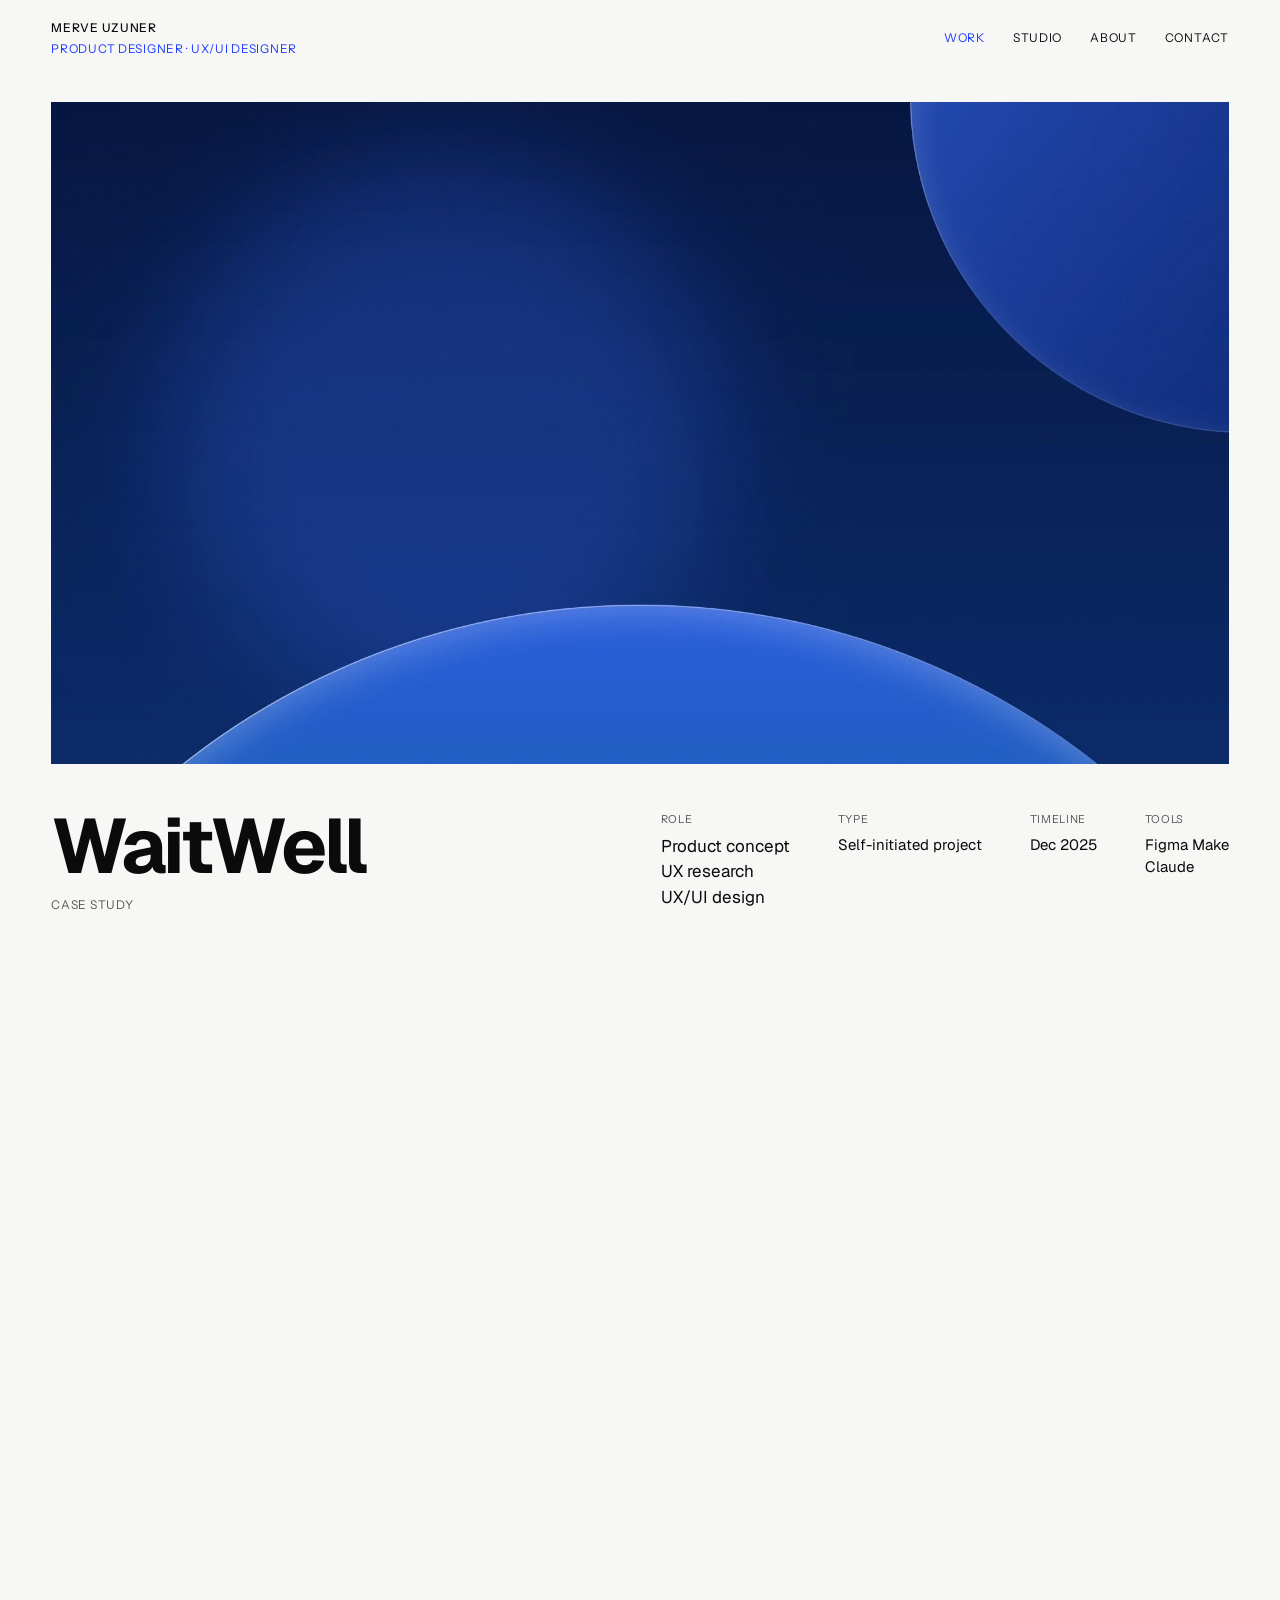
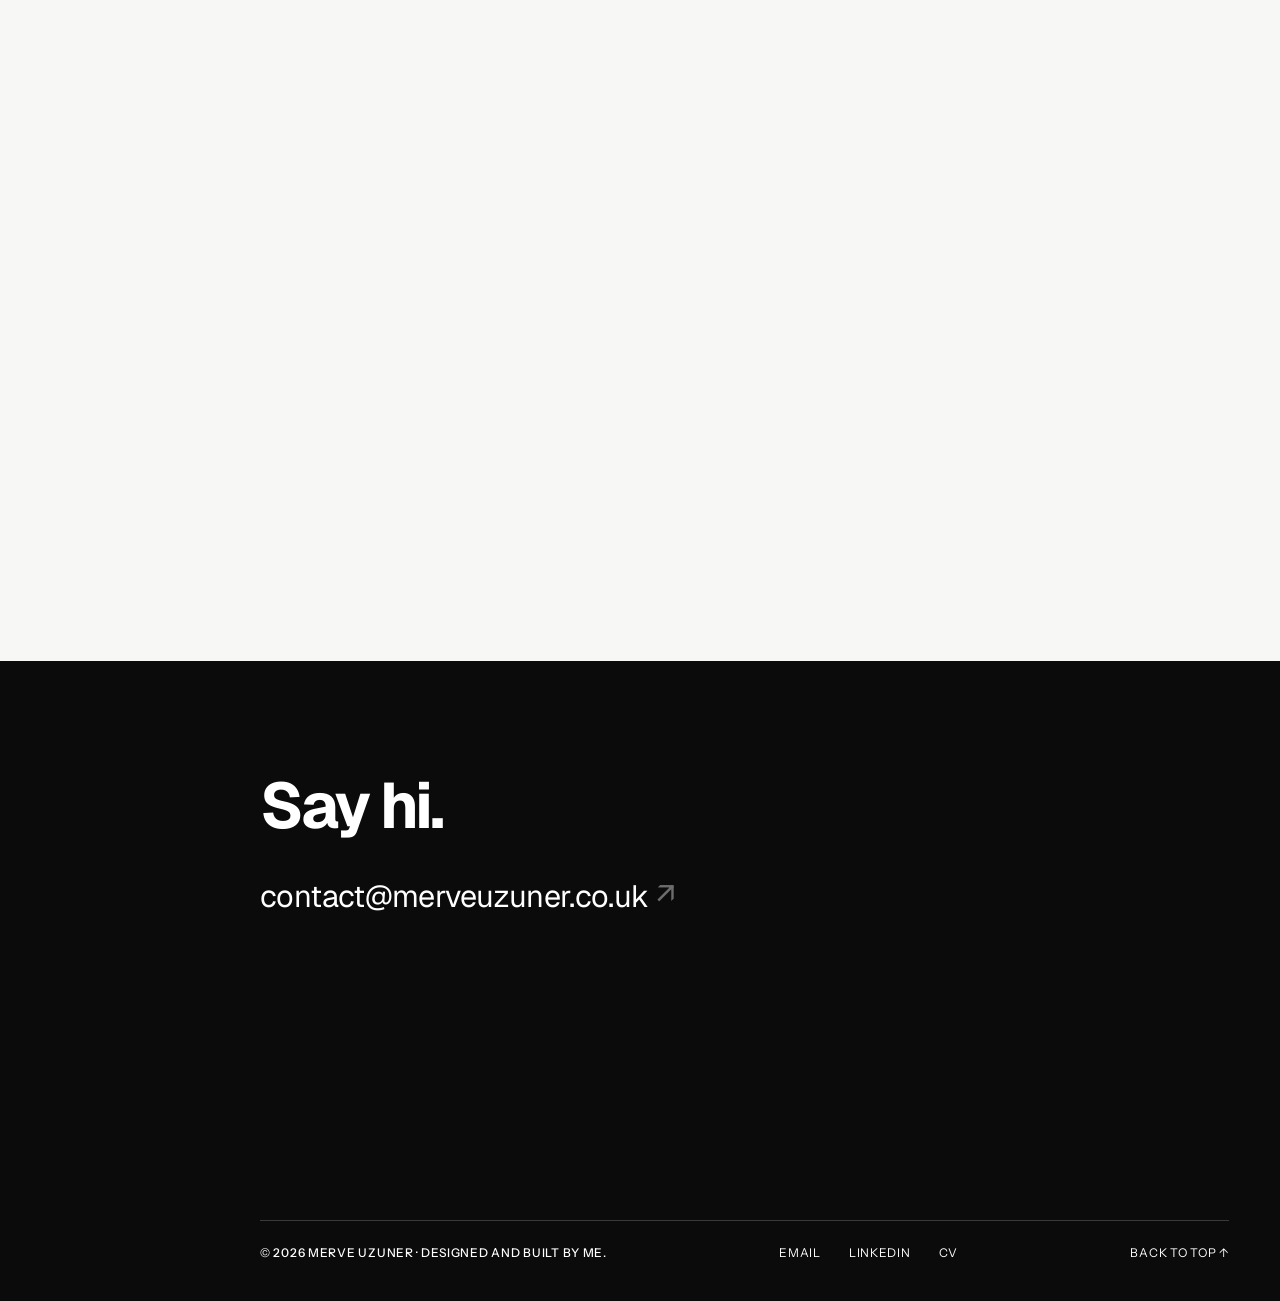
<file: work/waitwell.html>
<!doctype html>
<html lang="en">
<head>
  <meta charset="utf-8">
  <meta name="viewport" content="width=device-width, initial-scale=1">
  <title>WaitWell case study: Merve Uzuner, UX/UI Designer</title>
  <meta name="description" content="WaitWell is a mobile platform designed to improve the NHS A&amp;E waiting experience. A UX/UI case study by Merve Uzuner.">

  <!-- Open Graph (link previews) -->
  <meta property="og:type" content="article">
  <meta property="og:title" content="WaitWell case study: Merve Uzuner, UX/UI Designer">
  <meta property="og:description" content="A mobile platform designed to improve the NHS A&amp;E waiting experience.">
  <meta property="og:url" content="https://merveuzuner.co.uk/work/waitwell.html">
  <meta property="og:image" content="https://merveuzuner.co.uk/assets/img/covers/waitwell-cover.jpg">

  <!-- Fonts: Geist (text) and Instrument Sans (labels) -->
  <link rel="preconnect" href="https://fonts.googleapis.com">
  <link rel="preconnect" href="https://fonts.gstatic.com" crossorigin>
  <link rel="stylesheet" href="https://fonts.googleapis.com/css2?family=Geist:wght@400;500;600;700&family=Instrument+Sans:wght@400;500;600;700&display=swap">

  <link rel="stylesheet" href="../assets/css/base.css">
  <link rel="stylesheet" href="../assets/css/layout.css">
  <link rel="stylesheet" href="../assets/css/case.css">
  <!-- reveal.js: no defer on purpose, it marks <html> with .js before anything is drawn -->
  <script src="../assets/js/reveal.js"></script>
  <script src="../assets/js/main.js" defer></script>
</head>
<body>

  <!-- Header (same as the Work page, Work is the current section) -->
  <header class="site-header mono-label">
    <p class="brand">
      <a class="brand-name" href="../index.html" aria-label="Merve Uzuner — home">Merve Uzuner</a>
      <span class="brand-role">Product Designer · UX/UI Designer</span>
    </p>
    <nav class="header-nav" aria-label="Main">
      <a href="../index.html#work" aria-current="true">Work</a>
      <a href="../studio.html">Studio</a>
      <a href="../index.html#my-story">About</a>
      <a href="#contact">Contact</a>
    </nav>
  </header>

  <main class="case-page case-page--hero-top" data-nav="work">

    <!-- Hero: the taster video on top, then one row with the title and
         the facts.
         Video: full-bleed (edge to edge), 16:9, never taller than the
         screen below the header (case.css; main.js, initHeroVideo).
         It has its own background: no blend mode.
         Info row: inside the same box as the video, so it has exactly
         the video's width and left/right edges. Same markup as the
         Dreamlab hero. -->
    <section class="case-hero" id="overview" aria-labelledby="case-title">
      <div class="hero-wide" data-hero-video>
        <video class="hero-video load-up load-1" data-play-in-view
               src="../assets/video/waitwell/waitwell-taster.mp4?v=3"
               poster="../assets/video/waitwell/waitwell-taster-poster.jpg?v=3"
               width="1920" height="1080"
               autoplay muted loop playsinline
               aria-label="WaitWell taster video: a phone on a blue background follows one A&amp;E visit from 14:23 to 19:52. A text arrives, then the status page shows the estimated wait, each step of the care journey, an update when there's a delay, and discharge. It ends on the WaitWell logo: Real-time A&amp;E wait updates for NHS patients."></video>
        <div class="hero-info">
          <div class="hero-info-title">
            <h1 class="case-title case-title--text load-up load-2" id="case-title">WaitWell</h1>
            <p class="case-kind small-label load-up load-2">Case study</p>
          </div>
          <dl class="case-facts case-facts--row load-up load-3">
            <div class="case-fact--role"><dt class="small-label">Role</dt><dd>Product concept<br>UX research<br>UX/UI design</dd></div>
            <div><dt class="small-label">Type</dt><dd>Self-initiated project</dd></div>
            <div><dt class="small-label">Timeline</dt><dd>Dec 2025</dd></div>
            <div><dt class="small-label">Tools</dt><dd>Figma Make<br>Claude</dd></div>
          </dl>
        </div>
      </div>
    </section>

    <!-- Side menu (desktop only). Its anchor sits after the hero, because
         the hero uses the full width: the menu stays hidden until the
         hero has scrolled away, then it is pinned; hidden again at the
         footer. data-spy: main.js marks the current "On this page" link. -->
    <div class="side-menu-anchor side-menu-anchor--in-page">
      <aside class="side-menu is-hidden" aria-label="Side menu" data-reveal-on-pin inert>
        <p class="side-name"><a href="../index.html" aria-label="Merve Uzuner — home">Merve Uzuner</a></p>
        <nav class="side-nav mono-label" aria-label="Sections">
          <a href="../index.html#work" data-nav-link="work">Work</a>
          <a href="../studio.html">Studio</a>
          <a href="../index.html#my-story">About</a>
          <a href="#contact">Contact</a>
        </nav>
        <!-- data-spy-line / data-spy-sub-line: the sections and sub-headings
             without content are very short, so the "current" lines sit near
             the top of the screen (see main.js). Both can go once the
             content is in. -->
        <nav class="side-subnav" aria-label="On this page" data-spy data-spy-line="5" data-spy-sub-line="130">
          <a href="#what">— What is WaitWell</a>
          <a href="#why">— Why WaitWell</a>
          <a href="#audience">— Who it's for</a>
          <a href="#problem">— The problem</a>
          <a href="#research">— Research</a>
          <a href="#process">— Design process</a>
          <!-- Design process's sub-headings: shown only while Design process
               is the current item (main.js), one marked as you scroll past it -->
          <div class="side-subgroup" hidden>
            <a href="#process-ia">— Information Architecture</a>
            <a href="#process-wireframes">— Wireframes</a>
            <a href="#process-user-flow">— User flow</a>
            <a href="#process-iterations">— Iterations</a>
          </div>
          <a href="#final">— Final product</a>
        </nav>
      </aside>
    </div>

    <!-- What is WaitWell -->
    <section class="case-section" id="what" aria-labelledby="what-label">
      <h2 class="section-title" id="what-label" data-reveal><span class="section-name">What is WaitWell</span></h2>
      <p class="case-body" data-reveal>WaitWell is a mobile care-tracking service designed to improve the NHS A&amp;E waiting experience. When patients check in, they can choose to receive a text with a personal link. The link opens in their phone's browser, with no app to download, and gives patients and their companions real-time updates about their care journey: which stage they are at, their place in the queue and roughly how long they will wait. This helps them understand what is happening and what comes next. I designed it as a concept for a single London NHS hospital, using King's College Hospital as the example.</p>
    </section>

    <!-- Three phone screens: the same row, phone size and gap as the row
         after "What is Dreamlab" on the Dreamlab page (.flow-row).
         .flow-shot--shadow: these PNGs have transparent space around the
         phone for its shadow, which case.css takes off again. -->
    <div class="flow-row" data-reveal-group>
      <img class="flow-shot--shadow" src="../assets/img/waitwell/screens/waitwell-fp-01-main-triage.png?v=2" width="532" height="1003" loading="lazy"
           alt="Status page at 14:23: current step Triage, estimated wait 25 minutes, position 8 in the queue, and a Notify me when I'm next toggle.">
      <img class="flow-shot--shadow" src="../assets/img/waitwell/screens/waitwell-fp-03-triage-completed.png" width="532" height="1003" loading="lazy"
           alt="Triage completed at 14:59, with Clinical Assessment up next.">
      <img class="flow-shot--shadow" src="../assets/img/waitwell/screens/waitwell-fp-06-main-tests.png" width="532" height="1003" loading="lazy"
           alt="Status page at 16:45: Tests and Investigations, with the queue position and estimated wait for each test.">
    </div>

    <!-- Why WaitWell -->
    <section class="case-section" id="why" aria-labelledby="why-label">
      <h2 class="section-title" id="why-label" data-reveal><span class="section-name">Why WaitWell</span></h2>
      <p class="case-body" data-reveal>Every year, millions of people walk into an NHS A&amp;E department and end up in a waiting room with only vague updates, no clear timeline and no idea what comes next. I wanted to design for the human side of this problem rather than the clinical side. What does it feel like to sit in pain for four hours, not knowing if you're next or last? This project let me apply accessibility-first thinking, NHS Service Standards and emotional UX principles to a problem that affects almost everyone at some point in their life.</p>
    </section>

    <!-- Who it's for -->
    <section class="case-section" id="audience" aria-labelledby="audience-label">
      <h2 class="section-title" id="audience-label" data-reveal><span class="section-name">Who it's for</span></h2>
      <!-- Same block as Dreamlab's Who it's for (.audience): the intro,
           then each audience with a small map-pin (decorative) -->
      <div class="audience" data-reveal-group>
        <p>WaitWell is designed for anyone attending an NHS A&amp;E department, with a focus on:</p>
        <p><svg class="audience-pin" viewBox="0 0 16 20" fill="none" stroke="currentColor" stroke-linecap="round" stroke-linejoin="round" aria-hidden="true" focusable="false"><path d="M8 19C8 19 15 12.6 15 8A7 7 0 0 0 1 8C1 12.6 8 19 8 19Z"/><circle cx="8" cy="8" r="2.5"/></svg><span><strong>Adults over 55</strong>, who are more vulnerable in A&amp;E and may have reduced mobility.</span></p>
        <p><svg class="audience-pin" viewBox="0 0 16 20" fill="none" stroke="currentColor" stroke-linecap="round" stroke-linejoin="round" aria-hidden="true" focusable="false"><path d="M8 19C8 19 15 12.6 15 8A7 7 0 0 0 1 8C1 12.6 8 19 8 19Z"/><circle cx="8" cy="8" r="2.5"/></svg><span><strong>Carers and family members</strong> accompanying a patient, who need updates but have no formal role in the system</span></p>
        <p><svg class="audience-pin" viewBox="0 0 16 20" fill="none" stroke="currentColor" stroke-linecap="round" stroke-linejoin="round" aria-hidden="true" focusable="false"><path d="M8 19C8 19 15 12.6 15 8A7 7 0 0 0 1 8C1 12.6 8 19 8 19Z"/><circle cx="8" cy="8" r="2.5"/></svg><span><strong>People experiencing anxiety or distress</strong>, for whom uncertainty significantly amplifies their stress</span></p>
        <p><svg class="audience-pin" viewBox="0 0 16 20" fill="none" stroke="currentColor" stroke-linecap="round" stroke-linejoin="round" aria-hidden="true" focusable="false"><path d="M8 19C8 19 15 12.6 15 8A7 7 0 0 0 1 8C1 12.6 8 19 8 19Z"/><circle cx="8" cy="8" r="2.5"/></svg><span><strong>Non-native English speakers</strong>, who struggle with clinical language and system-specific terminology</span></p>
      </div>

      <h3 class="case-h3 case-h3--sub" data-reveal>Pain points</h3>
      <div class="cols pain-points pain-points--two" data-reveal-group>
        <div class="crop-corner"><p class="mono-label card-label">01</p><p>Patients don't know how long they will wait or what happens next.</p></div>
        <div class="crop-corner"><p class="mono-label card-label">02</p><p>Language barriers and medical terms leave patients unsure of their category or why others are seen first.</p></div>
        <div class="crop-corner"><p class="mono-label card-label">03</p><p>Patients worry they will miss their turn when names are called out, often mispronounced, across a loud, busy waiting room.</p></div>
        <div class="crop-corner"><p class="mono-label card-label">04</p><p>Repeatedly asking staff for updates adds pressure to an already busy team.</p></div>
      </div>

      <h3 class="case-h3 case-h3--sub" data-reveal>Personas</h3>
      <div class="personas" data-reveal-group>
        <div class="card persona">
          <p class="persona-quote">"Two hours. Not one update. Is anyone actually coming?"</p>
          <p class="card-text">Sophie, 37, is a project manager in Peckham who lives with an anxiety disorder. She came in with sharp stomach pain two hours ago, and with no idea what happens next or how long it will take, her mind fills the silence with the worst possible outcomes.</p>
        </div>
        <div class="card persona">
          <p class="persona-quote">"Every time the door opens, I think it might be me."</p>
          <p class="card-text">Graham, 66, is a retired electrician in Camberwell with hearing loss and arthritis in his hands. He has been waiting three hours with a swollen knee after a fall in his garden, and he can't easily get up to ask at the desk. In the noisy waiting room his name is even harder to hear, and he's afraid he'll miss it.</p>
        </div>
      </div>
    </section>

    <!-- The problem -->
    <section class="case-section" id="problem" aria-labelledby="problem-label">
      <h2 class="section-title" id="problem-label" data-reveal><span class="section-name">The problem</span></h2>
      <p class="case-body" data-reveal>NHS A&amp;E departments are under heavy pressure, and patients feel it. After triage, most people wait with little or no update. They don't know their place in the queue, what their triage category means, or who to ask. For elderly patients, people with anxiety, and people whose first language isn't English, it's even harder.</p>
      <p class="case-body" data-reveal>With no digital call system in place, staff call names out across a crowded waiting room. In a city as diverse as London, names are often mispronounced, and patients can't tell whether they've already been called and missed it. This also drains time and energy from an already overstretched clinical team.</p>
      <p class="case-body" data-reveal>The result is a cycle of stress, repeated questions at the desk, and patients who feel invisible in a system that's meant to care for them.</p>
      <!-- Same statement style as "Why Dreamlab" (one mask per line) -->
      <p class="case-statement" data-reveal-group=":scope > .mask > span">
        <span class="mask"><span>The wait is a system problem, but making</span></span>
        <span class="mask"><span>the wait more humane is a design opportunity,</span></span>
        <span class="mask"><span>and that is WaitWell's main goal.</span></span>
      </p>
    </section>

    <!-- Research -->
    <section class="case-section" id="research" aria-labelledby="research-label">
      <h2 class="section-title" id="research-label" data-reveal><span class="section-name">Research</span></h2>
      <p class="case-body ww-intro" data-reveal>Before designing anything, I looked at how A&amp;E waits are currently handled in the UK and abroad.</p>

      <!-- Coverage timeline: a table (ARIA roles on a CSS grid). Each stage
           cell reads "Covered" or "Not covered"; the dots and the lines
           between covered stages are decorative. Below 900px it scrolls
           sideways inside its own box, with the names sticky on the left. -->
      <div class="ww-coverage-scroll" tabindex="0" role="region" aria-label="Which stages of the A&amp;E journey each tool covers. Scrolls sideways on small screens." data-reveal>
        <div class="ww-coverage" role="table" aria-label="Stages of the A&amp;E journey covered by each tool">
          <div class="ww-cov-row ww-cov-head" role="row">
            <span class="ww-cov-name" role="columnheader"><span class="visually-hidden">Tool</span></span>
            <span class="ww-cov-stage small-label" role="columnheader">Choosing where to go</span>
            <span class="ww-cov-stage small-label" role="columnheader">Arrival &amp; triage</span>
            <span class="ww-cov-stage small-label" role="columnheader">Clinical assessment</span>
            <span class="ww-cov-stage small-label" role="columnheader">Tests &amp; investigations</span>
            <span class="ww-cov-stage small-label" role="columnheader">Treatment plan &amp; discharge</span>
          </div>
          <div class="ww-cov-row" role="row">
            <span class="ww-cov-name card-text" role="rowheader"><span>Wait-time apps <span class="ww-cov-note">(UK)</span></span></span>
            <span class="ww-cov-cell is-covered" role="cell"><span class="ww-dot" aria-hidden="true"></span><span class="visually-hidden">Covered</span></span>
            <span class="ww-cov-cell" role="cell"><span class="ww-dot" aria-hidden="true"></span><span class="visually-hidden">Not covered</span></span>
            <span class="ww-cov-cell" role="cell"><span class="ww-dot" aria-hidden="true"></span><span class="visually-hidden">Not covered</span></span>
            <span class="ww-cov-cell" role="cell"><span class="ww-dot" aria-hidden="true"></span><span class="visually-hidden">Not covered</span></span>
            <span class="ww-cov-cell" role="cell"><span class="ww-dot" aria-hidden="true"></span><span class="visually-hidden">Not covered</span></span>
          </div>
          <div class="ww-cov-row" role="row">
            <span class="ww-cov-name card-text" role="rowheader"><span>Check-in &amp; queue systems <span class="ww-cov-note">(UK)</span></span></span>
            <span class="ww-cov-cell" role="cell"><span class="ww-dot" aria-hidden="true"></span><span class="visually-hidden">Not covered</span></span>
            <span class="ww-cov-cell is-covered" role="cell"><span class="ww-dot" aria-hidden="true"></span><span class="visually-hidden">Covered</span></span>
            <span class="ww-cov-cell" role="cell"><span class="ww-dot" aria-hidden="true"></span><span class="visually-hidden">Not covered</span></span>
            <span class="ww-cov-cell" role="cell"><span class="ww-dot" aria-hidden="true"></span><span class="visually-hidden">Not covered</span></span>
            <span class="ww-cov-cell" role="cell"><span class="ww-dot" aria-hidden="true"></span><span class="visually-hidden">Not covered</span></span>
          </div>
          <div class="ww-cov-row" role="row">
            <span class="ww-cov-name card-text" role="rowheader"><span>A&amp;E care tracking software <span class="ww-cov-note">(US)</span></span></span>
            <span class="ww-cov-cell" role="cell"><span class="ww-dot" aria-hidden="true"></span><span class="visually-hidden">Not covered</span></span>
            <span class="ww-cov-cell is-covered join-r" role="cell"><span class="ww-dot" aria-hidden="true"></span><span class="visually-hidden">Covered</span></span>
            <span class="ww-cov-cell is-covered join-l join-r" role="cell"><span class="ww-dot" aria-hidden="true"></span><span class="visually-hidden">Covered</span></span>
            <span class="ww-cov-cell is-covered join-l join-r" role="cell"><span class="ww-dot" aria-hidden="true"></span><span class="visually-hidden">Covered</span></span>
            <span class="ww-cov-cell is-covered join-l" role="cell"><span class="ww-dot" aria-hidden="true"></span><span class="visually-hidden">Covered</span></span>
          </div>
          <div class="ww-cov-row" role="row">
            <span class="ww-cov-name card-text" role="rowheader"><span>Stage trackers <span class="ww-cov-note">(Europe)</span></span></span>
            <span class="ww-cov-cell" role="cell"><span class="ww-dot" aria-hidden="true"></span><span class="visually-hidden">Not covered</span></span>
            <span class="ww-cov-cell is-covered join-r" role="cell"><span class="ww-dot" aria-hidden="true"></span><span class="visually-hidden">Covered</span></span>
            <span class="ww-cov-cell is-covered join-l join-r" role="cell"><span class="ww-dot" aria-hidden="true"></span><span class="visually-hidden">Covered</span></span>
            <span class="ww-cov-cell is-covered join-l join-r" role="cell"><span class="ww-dot" aria-hidden="true"></span><span class="visually-hidden">Covered</span></span>
            <span class="ww-cov-cell is-covered join-l" role="cell"><span class="ww-dot" aria-hidden="true"></span><span class="visually-hidden">Covered</span></span>
          </div>
          <div class="ww-cov-row ww-cov-row--ours" role="row">
            <span class="ww-cov-name card-text" role="rowheader"><span>WaitWell</span></span>
            <span class="ww-cov-cell" role="cell"><span class="ww-dot" aria-hidden="true"></span><span class="visually-hidden">Not covered</span></span>
            <span class="ww-cov-cell is-covered join-r" role="cell"><span class="ww-dot" aria-hidden="true"></span><span class="visually-hidden">Covered</span></span>
            <span class="ww-cov-cell is-covered join-l join-r" role="cell"><span class="ww-dot" aria-hidden="true"></span><span class="visually-hidden">Covered</span></span>
            <span class="ww-cov-cell is-covered join-l join-r" role="cell"><span class="ww-dot" aria-hidden="true"></span><span class="visually-hidden">Covered</span></span>
            <span class="ww-cov-cell is-covered join-l" role="cell"><span class="ww-dot" aria-hidden="true"></span><span class="visually-hidden">Covered</span></span>
          </div>
        </div>
      </div>

      <div class="ww-cards ww-cards--tools" data-reveal-group>
        <div class="crop-corner"><p class="mono-label card-label">01</p><p>Existing wait-time apps help the user choose where to go, but they stop at the door.</p></div>
        <div class="crop-corner"><p class="mono-label card-label">02</p><p>Check-in and queue systems start at arrival, but they are built mainly around operational efficiency.</p></div>
        <div class="crop-corner"><p class="mono-label card-label">03</p><p>A&amp;E care tracking software in the US came closest, with SMS access and step-by-step guidance.</p></div>
      </div>

      <div class="ww-gap">
        <p class="case-body ww-gap-text" lang="en" data-reveal>In the UK, most digital tools in A&amp;E focus on the front door: self check-in, triage and queue position. Full-journey guidance exists in the US and some EU countries, and is only starting to appear in the NHS, inside individual trusts' own apps that patients need to download.</p>
        <p class="case-statement ww-statement" data-reveal>WaitWell fills this gap: a patient-centred guide from triage to discharge.</p>
      </div>

      <p class="case-body ww-lead" data-reveal>The research shaped every key feature in WaitWell:</p>
      <div class="ww-cards ww-cards--features" data-reveal-group>
        <div class="crop-corner"><p class="mono-label card-label">01</p><p>Explain each step in plain language, not just a queue number.</p></div>
        <div class="crop-corner"><p class="mono-label card-label">02</p><p>Notify patients when their turn is close, so they don't have to listen for their name.</p></div>
        <div class="crop-corner"><p class="mono-label card-label">03</p><p>Send automatic delay messages, so no one is left in silence.</p></div>
        <div class="crop-corner"><p class="mono-label card-label">04</p><p>Let loved ones who can't be there follow the patient's status live.</p></div>
        <div class="crop-corner"><p class="mono-label card-label">05</p><p>Build accessibility into every screen: large text, high contrast and multiple languages.</p></div>
        <div class="crop-corner"><p class="mono-label card-label">06</p><p>Share progress, not results: anything medical is explained by the doctor in person.</p></div>
        <div class="crop-corner"><p class="mono-label card-label">07</p><p>Show which doctor is looking after the patient.</p></div>
        <div class="crop-corner"><p class="mono-label card-label">08</p><p>Put hospital information in one place: pharmacy, cafés, prayer rooms, interpreter services and PALS.</p></div>
      </div>
    </section>

    <!-- Design process -->
    <section class="case-section" id="process" aria-labelledby="process-label">
      <h2 class="section-title" id="process-label" data-reveal><span class="section-name">Design process</span></h2>
      <h3 class="case-h3 case-h3--sub case-h3--loose" id="process-ia" data-reveal>Information Architecture</h3>
      <img class="diagram-img diagram-img--fit" data-reveal src="../assets/img/waitwell/waitwell_ia.svg" width="680" height="800" loading="lazy"
           alt="WaitWell information architecture. An SMS link opens the Status home page. From there, the patient can open each step of their journey: Triage, Assessment, Tests and Treatment plan each move from Waiting to In progress to Completed, and Tests can show a delay notice. Discharge covers going home, admission or transfer. The other tabs are Care team (names and roles of the clinicians), Share (invite someone to a companion view) and Info, which holds Facilities (pharmacy, cafes and shops, toilets, prayer room, Wi-Fi, hospital map) and Help (BSL, accessibility, quiet room, PALS, overseas patients). SMS updates, sent when a step starts, a delay happens or the patient's turn is close, open the screen for the current step.">
      <h3 class="case-h3 case-h3--sub case-h3--loose" id="process-wireframes" data-reveal>Wireframes</h3>
      <!-- Same sizing as the user flow diagrams (.ww-flow-img: full column
           width, never bigger than its natural size, centred), on the link
           so its focus ring follows the image. Opens the PNG full size. -->
      <a class="ww-flow-img ww-flow-link" data-reveal style="--natural-w: 1602px" href="../assets/img/waitwell/waitwell-wireframes.png" target="_blank" rel="noopener">
        <img src="../assets/img/waitwell/waitwell-wireframes.png" width="1602" height="1094" loading="lazy"
             alt="WaitWell wireframes overview: the screens grouped into five parts (Arrival and triage, Clinical assessment, Tests and investigations, Treatment plan and discharge, Care team and information), with prototype arrows showing how the patient moves between them.">
        <span class="visually-hidden">Open the wireframes at full size</span>
      </a>
      <h3 class="case-h3 case-h3--sub case-h3--loose" id="process-user-flow" data-reveal>User flow</h3>
      <!-- Two diagrams, one under the other: full column width, never
           bigger than their natural size (--natural-w), centred -->
      <img class="ww-flow-img" data-reveal style="--natural-w: 1200px" src="../assets/img/waitwell/waitwell-user-flow-1.svg" width="1200" height="1312" loading="lazy"
           alt="WaitWell care journey. After triage, the patient gets a text with the WaitWell link and opens the Status page at Triage, with an estimated wait and an option to turn on notifications. If they feel worse, they tell staff. Each step (triage, clinical assessment, tests and treatment plan) moves from waiting to in progress to completed, with a text when a step starts or finishes. During tests, a delay notice explains if things are running late, and a text says when results are ready. After the treatment plan, the patient is discharged, admitted or transferred.">
      <img class="ww-flow-img" data-reveal style="--natural-w: 1373px" src="../assets/img/waitwell/waitwell-user-flow-2.svg" width="1373" height="730" loading="lazy"
           alt="Any time from the bottom navigation: from the Status home page, Care team shows the clinicians' names and roles; Share lets the patient invite a companion, who gets a companion view; Info leads to Facilities (pharmacy, cafes and shops, toilets and baby change, prayer room, Wi-Fi and charging, hospital map) or Help (BSL interpreter, accessibility, quiet room, PALS, overseas visitors).">
      <h3 class="case-h3 case-h3--sub case-h3--loose" id="process-iterations" data-reveal>Iterations</h3>
      <!-- Same as the wireframes image: .ww-flow-img sizing on the link,
           opens the SVG full size in a new tab -->
      <a class="ww-flow-img ww-flow-link" data-reveal style="--natural-w: 2040px" href="../assets/img/waitwell/waitwell-iterations.svg?v=2" target="_blank" rel="noopener">
        <img src="../assets/img/waitwell/waitwell-iterations.svg?v=2" width="2040" height="1488" loading="lazy"
             alt="Three iterations of the WaitWell status page. Version 1 uses a beige palette, two notify buttons and mixed step states. Version 2 moves to a calmer light blue, adds an estimated wait, uses one clear notify toggle, removes the &quot;wait in the café&quot; promise and shows one current step with simpler icons. Version 3 puts the estimated wait first as the largest element, moves &quot;If you feel worse&quot; above the fold, shortens the notify card to a title and toggle, and uses larger text and stronger contrast.">
        <span class="visually-hidden">Open the iterations at full size</span>
      </a>
    </section>

    <!-- Final product (same strip as Dreamlab) -->
    <section class="case-section" id="final" aria-labelledby="final-label">
      <h2 class="section-title" id="final-label" data-reveal><span class="section-name">Final product</span> <span class="kicker-hint" aria-hidden="true">scroll →</span></h2>
      <div class="strip" id="ww-screens" tabindex="0" role="region" aria-label="WaitWell screens, scroll horizontally" data-reveal-group data-reveal-visible-only>
        <figure><img class="strip-shot--shadow" src="../assets/img/waitwell/screens/waitwell-fp-01-main-triage.png?v=2" width="532" height="1003" alt="Status page at 14:23: current step Triage, estimated wait 25 minutes, position 8 in the queue, and a Notify me when I'm next toggle."><figcaption class="small-label">01 · Triage</figcaption></figure>
        <figure><img class="strip-shot--shadow" src="../assets/img/waitwell/screens/waitwell-fp-02-triage-detail.png" width="532" height="1003" alt="Triage detail: awaiting, usually 5 to 10 minutes, with what happens during triage and the next steps."><figcaption class="small-label">02 · Triage detail</figcaption></figure>
        <figure><img class="strip-shot--shadow" src="../assets/img/waitwell/screens/waitwell-fp-03-triage-completed.png" width="532" height="1003" alt="Triage completed at 14:59, with Clinical Assessment up next."><figcaption class="small-label">03 · Triage completed</figcaption></figure>
        <figure><img class="strip-shot--shadow" src="../assets/img/waitwell/screens/waitwell-fp-04-main-clinical-assessment.png" width="532" height="1003" alt="Status page at 15:00: current step Clinical Assessment, estimated wait 1 hour 15 minutes, position 13."><figcaption class="small-label">04 · Assessment</figcaption></figure>
        <figure><img class="strip-shot--shadow" src="../assets/img/waitwell/screens/waitwell-fp-05-clinical-assessment-completed.png" width="532" height="1003" alt="Clinical assessment completed at 16:45: the doctor has ordered a facial X-ray and a CT scan." loading="lazy"><figcaption class="small-label">05 · Assessment completed</figcaption></figure>
        <figure><img class="strip-shot--shadow" src="../assets/img/waitwell/screens/waitwell-fp-06-main-tests.png" width="532" height="1003" alt="Status page at 16:45: Tests and Investigations, with the queue position and estimated wait for each test." loading="lazy"><figcaption class="small-label">06 · Tests</figcaption></figure>
        <figure><img class="strip-shot--shadow" src="../assets/img/waitwell/screens/waitwell-fp-07-tests-in-progress.png" width="532" height="1003" alt="Tests in progress: go to Radiology, Level 1; facial X-ray completed, CT scan awaiting." loading="lazy"><figcaption class="small-label">07 · Tests in progress</figcaption></figure>
        <figure><img class="strip-shot--shadow" src="../assets/img/waitwell/screens/waitwell-fp-08-tests-delay.png" width="532" height="1003" alt="CT scan delayed: an apology, why it is late, and a new estimated wait of 10 minutes." loading="lazy"><figcaption class="small-label">08 · Delay notice</figcaption></figure>
        <figure><img class="strip-shot--shadow" src="../assets/img/waitwell/screens/waitwell-fp-09-main-treatment-plan.png" width="532" height="1003" alt="Status page at 19:15: Results and Treatment Plan, estimated wait 20 minutes, position 2." loading="lazy"><figcaption class="small-label">09 · Treatment plan</figcaption></figure>
        <figure><img class="strip-shot--shadow" src="../assets/img/waitwell/screens/waitwell-fp-10-treatment-plan-in-progress.png" width="532" height="1003" alt="Results and Treatment Plan in progress, started at 19:38." loading="lazy"><figcaption class="small-label">10 · Treatment in progress</figcaption></figure>
        <figure><img class="strip-shot--shadow" src="../assets/img/waitwell/screens/waitwell-fp-11-treatment-plan-completed.png" width="532" height="1003" alt="Results and Treatment Plan completed at 19:52: results are on MyChart and the patient is free to leave." loading="lazy"><figcaption class="small-label">11 · Treatment completed</figcaption></figure>
        <figure><img class="strip-shot--shadow" src="../assets/img/waitwell/screens/waitwell-fp-12-main-discharge.png" width="532" height="1003" alt="Status page at 19:52: Discharge, with a thank-you message and advice to contact NHS 111 if symptoms get worse." loading="lazy"><figcaption class="small-label">12 · Discharge</figcaption></figure>
        <figure><img class="strip-shot--shadow" src="../assets/img/waitwell/screens/waitwell-fp-13-facilities.png" width="532" height="1003" alt="Information page, Facilities tab: pharmacy, cafes and shops, toilets and baby change, prayer room, Wi-Fi and hospital map." loading="lazy"><figcaption class="small-label">13 · Facilities</figcaption></figure>
        <figure><img class="strip-shot--shadow" src="../assets/img/waitwell/screens/waitwell-fp-14-pharmacy.png" width="532" height="1003" alt="Pharmacy page: location, opening hours, phone number and a link to the hospital map." loading="lazy"><figcaption class="small-label">14 · Pharmacy</figcaption></figure>
        <figure><img class="strip-shot--shadow" src="../assets/img/waitwell/screens/waitwell-fp-15-share.png" width="532" height="1003" alt="Share sheet: Share with, showing contacts to choose from and options to send by WhatsApp, Messages, email or a copied link." loading="lazy"><figcaption class="small-label">15 · Share</figcaption></figure>
      </div>
      <!-- Arrow buttons under the strip: an alternative to scrolling it
           sideways (main.js, initStripControls) -->
      <div class="strip-controls" data-strip-controls="ww-screens" data-reveal>
        <button class="strip-btn" type="button" data-strip-prev aria-label="Previous screens" aria-controls="ww-screens"><svg viewBox="0 0 16 16" width="16" height="16" fill="none" stroke="currentColor" stroke-width="1.5" stroke-linecap="round" stroke-linejoin="round" aria-hidden="true" focusable="false"><path d="M10 3 5 8l5 5"/></svg></button>
        <button class="strip-btn" type="button" data-strip-next aria-label="Next screens" aria-controls="ww-screens"><svg viewBox="0 0 16 16" width="16" height="16" fill="none" stroke="currentColor" stroke-width="1.5" stroke-linecap="round" stroke-linejoin="round" aria-hidden="true" focusable="false"><path d="m6 3 5 5-5 5"/></svg></button>
      </div>
    </section>

    <!-- Next project (same row as the Work page) -->
    <div class="next-project" data-reveal="next">
      <a class="row row--case" href="dreamlab.html" aria-labelledby="next-num next-title next-text">
        <span class="row-info">
          <span class="row-num mono-label" id="next-num">Next · 02</span>
          <span id="next-text">Clinical dream tracking.</span>
        </span>
        <span class="row-title" id="next-title">Dreamlab</span>
        <span class="row-arrow" aria-hidden="true">↗</span>
      </a>
    </div>
  </main>

  <!-- Footer (same as the other pages) -->
  <footer class="site-footer" id="contact">
    <div class="footer-top">
      <h2 class="footer-title">Say hi.</h2>
      <a class="footer-email" href="mailto:contact@merveuzuner.co.uk">contact@merveuzuner.co.uk <span class="row-arrow" aria-hidden="true">↗</span></a>
    </div>

    <div class="footer-bottom mono-label">
      <p class="footer-copy">© 2026 Merve Uzuner · Designed and built by me.</p>
      <nav class="footer-nav" aria-label="Contact links">
        <a href="mailto:contact@merveuzuner.co.uk">Email</a>
        <a href="https://www.linkedin.com/in/merve-uzuner/" target="_blank" rel="noopener">LinkedIn</a>
        <a href="../index.html#cv">CV</a>
      </nav>
      <a href="#top">Back to top <span aria-hidden="true">↑</span></a>
    </div>
  </footer>

</body>
</html>
</file>
<file: assets/css/base.css>
/* =========================================================
   base.css
   Reset, design tokens (CSS variables) and typography.
   Section layouts live in layout.css.
   ========================================================= */

/* ---------- Design tokens ---------- */
:root {
  --bg: #F7F7F5;        /* page background, plain, no pattern */
  --ink: #0B0B0B;       /* text, footer background */
  --blue: #1E3BFF;      /* accent, band background */
  --red: #D42A1F;       /* hover, focus and the notebook margin line */
  --grey: #555555;      /* secondary labels */
  --white: #FFFFFF;
  --font-sans: 'Geist', system-ui, sans-serif;
  --font-label: 'Instrument Sans', system-ui, sans-serif;
  --gutter: clamp(16px, 4vw, 56px);
  --side-menu-w: 260px; /* width of the desktop side menu column */
}

/* ---------- Reset ---------- */
*,
*::before,
*::after {
  box-sizing: border-box;
}

* {
  margin: 0;
}

html {
  -webkit-text-size-adjust: 100%;
  /* Mobile: the sticky header covers the top of the screen,
     so in-page links stop a little lower. */
  scroll-padding-top: 110px;
}

body {
  min-height: 100vh;
  background: var(--bg);
  color: var(--ink);
  font-family: var(--font-sans);
  line-height: 1.4;
  -webkit-font-smoothing: antialiased;
}

img,
svg {
  display: block;
  max-width: 100%;
}

ul,
ol {
  list-style: none;
  padding: 0;
}

/* Headings get their size and weight from their class, not the browser */
h1,
h2,
h3 {
  font-size: inherit;
  font-weight: inherit;
}

/* ---------- Links ---------- */
a {
  color: inherit;
  text-decoration: none;
}

/* On the light background, links turn red on hover.
   (Dark areas override this with an underline, see layout.css.) */
a:hover {
  color: var(--red);
}

/* ---------- Focus ---------- */
:focus-visible {
  outline: 3px solid var(--red);
  outline-offset: 3px;
}

/* ---------- Shared text styles ---------- */

/* "Mono label": small uppercase label text (Instrument Sans) used across the page.
   The class keeps its old name; the font is no longer monospace. */
.mono-label {
  font-family: var(--font-label);
  font-size: 12px;
  text-transform: uppercase;
  letter-spacing: .06em;
}

/* Hidden on screen but still read by screen readers */
.visually-hidden {
  position: absolute;
  width: 1px;
  height: 1px;
  padding: 0;
  margin: -1px;
  overflow: hidden;
  clip: rect(0 0 0 0);
  white-space: nowrap;
  border: 0;
}

/* ---------- Motion ---------- */

/* Smooth jumps for in-page links, only if the user is fine with motion */
@media (prefers-reduced-motion: no-preference) {
  html {
    scroll-behavior: smooth;
  }
}

/* Reduced motion: no fade-ups, no transitions */
@media (prefers-reduced-motion: reduce) {
  *,
  *::before,
  *::after {
    animation: none !important;
    transition: none !important;
    scroll-behavior: auto !important;
  }
}

/* Desktop: the header is not sticky, so no offset is needed */
@media (min-width: 900px) {
  html {
    scroll-padding-top: 0;
  }
}
</file>
<file: assets/css/layout.css>
/* =========================================================
   layout.css
   Page sections, top to bottom. Written mobile first:
   each section's base rules are for small screens, and the
   @media (min-width: 900px) block adds the desktop layout.
   ========================================================= */


/* ---------- 1. Header ---------- */
.site-header {
  /* Mobile: sticky with a solid background */
  position: sticky;
  top: 0;
  z-index: 30;
  display: flex;
  flex-wrap: wrap;
  justify-content: space-between;
  align-items: center;
  gap: 16px;
  padding: 20px var(--gutter);
  background: var(--bg);
}

.brand {
  display: flex;
  flex-direction: column;
  gap: 4px;
}

.brand-name {
  font-weight: 500;
}

.brand-role {
  color: var(--blue);
}

.header-nav {
  display: flex;
  flex-wrap: wrap;
  gap: 28px;
  transition: opacity .3s, visibility .3s;
}

/* The page you're on (e.g. Work on a case study page) */
.header-nav a[aria-current] {
  color: var(--blue);
}

.header-nav a[aria-current]:hover {
  color: var(--red);
}

@media (min-width: 900px) {
  /* Desktop: the header scrolls away with the page.
     position: relative (not static) so its z-index works and it stays
     above anything that reaches up into it, e.g. the Work page peek images. */
  .site-header {
    position: relative;
  }

  /* Homepage, two-column hero: no background, so the cover column
     (pulled up behind the header) shows through. The header's z-index
     keeps its links on top and clickable. */
  @media (min-width: 1100px) {
    .site-header--clear {
      background: none;
    }
  }

  /* When the side menu is pinned, hide the header nav,
     so there's only ever one menu on screen. */
  .side-menu-pinned .header-nav {
    opacity: 0;
    visibility: hidden;
  }
}


/* ---------- 2. Hero ---------- */
.hero {
  display: flex;
  flex-wrap: wrap;            /* columns stack when there isn't room */
  gap: 40px;
  padding: clamp(24px, 4vw, 56px) var(--gutter) 40px;
}

.hero-text {
  flex: 1 1 360px;
  min-width: 0;
}

.hero-title {
  font-size: clamp(44px, 5.4vw, 84px);
  line-height: .98;
  letter-spacing: -.045em;
  font-weight: 600;
}

.hero-title .accent {
  color: var(--blue);
}

/* Fade-up on page load */
.fade-up {
  animation: fade-up .9s cubic-bezier(.2, .8, .2, 1) .2s both;
}

@keyframes fade-up {
  from { opacity: 0; transform: translateY(24px); }
  to   { opacity: 1; transform: translateY(0); }
}

.hero-covers {
  flex: 1 1 460px;
  min-width: 0;
  display: flex;
  flex-direction: column;
  align-items: center;
}


/* ---------- 2b. Cover column ---------- */

/* Wrapper for the name label, the stage and the role label.
   Mobile: stacked (name above, role below).
   All cover sizes live here as variables; desktop overrides them below.
   main.js reads the step (tile height + gap) from the rendered CSS. */
.covers {
  --cover-gap: 20px;                               /* space between tiles */
  --cover-w: 300px;
  --cover-h: calc(var(--cover-w) * 1.25);          /* 4:5 ratio → 375px */
  --cover-col-h: 620px;                            /* height of the scrolling column */
  /* Top/bottom padding: lets the first and last tile reach the centre.
     Mobile keeps the original 122px: (620 - 375) / 2 - 0.5 */
  --cover-pad: calc((var(--cover-col-h) - var(--cover-h)) / 2 - 0.5px);
  --frame-w: calc(var(--cover-w) + 28px);          /* crop frame = tile + 14px each side */
  --frame-h: calc(var(--cover-h) + 28px);

  display: flex;
  flex-direction: column;
  align-items: center;
  gap: 16px;
  width: 100%;
  max-width: 520px;
}

/* The box that holds the column and the crop marks */
.cover-stage {
  position: relative;
  width: 100%;
  height: var(--cover-col-h);
}

/* The scrollable column itself */
.cover-column {
  position: relative;             /* tiles measure their offsetTop from here (main.js) */
  height: 100%;
  overflow-y: auto;
  scroll-snap-type: y mandatory;
  overscroll-behavior: contain;   /* don't scroll the page when the column hits its end */
  scroll-behavior: auto;          /* JS decides when to scroll smoothly */
  scrollbar-width: none;          /* hide scrollbar: Firefox */
  /* Fade the top and bottom out */
  -webkit-mask-image: linear-gradient(transparent, #000 16%, #000 84%, transparent);
  mask-image: linear-gradient(transparent, #000 16%, #000 84%, transparent);
}

.cover-column::-webkit-scrollbar {
  display: none;                  /* hide scrollbar: Chrome, Safari */
}

/* The mask also fades out the focus outline, so draw the
   outline on the stage instead (only where :has() works). */
@supports selector(:has(*)) {
  .cover-column:focus-visible {
    outline: none;
  }

  .cover-stage:has(.cover-column:focus-visible) {
    outline: 3px solid var(--red);
    outline-offset: 4px;
  }
}

.cover-track {
  display: flex;
  flex-direction: column;
  align-items: center;
  gap: var(--cover-gap);
  padding: var(--cover-pad) 0;
}

/* One cover tile (built by main.js). Every tile always has the same
   layout size and is never transformed itself, so its snap point
   (its centre) never moves. The active / inactive look is only an
   opacity and a scale on the image or video inside it. */
.cover-tile {
  display: block;
  flex: 0 0 var(--cover-h);
  width: var(--cover-w);
  height: var(--cover-h);
  scroll-snap-align: center;
}

/* The cover itself. Inactive by default. */
.cover-tile img,
.cover-tile video {
  display: block;
  width: 100%;
  height: 100%;
  object-fit: cover;
  opacity: .35;
  transform: scale(.9);
  transition: opacity .6s, transform .6s, transform-origin .6s;
}

.cover-tile.is-active img,
.cover-tile.is-active video {
  opacity: 1;
  transform: scale(1);
}

/* Added by main.js for one frame during the invisible loop jump */
.cover-column.no-transition .cover-tile img,
.cover-column.no-transition .cover-tile video {
  transition: none;
}

/* Crop marks: fixed over the centre tile, does not scroll */
.crop-frame {
  position: absolute;
  top: calc(50% - var(--frame-h) / 2);
  left: 50%;
  width: var(--frame-w);
  height: var(--frame-h);
  margin-left: calc(var(--frame-w) / -2);
  pointer-events: none;
  z-index: 2;
}

.corner {
  position: absolute;
  width: 22px;
  height: 22px;
  border: 0 solid var(--ink);
}

.corner--tl { top: 0;    left: 0;  border-top-width: 2px;    border-left-width: 2px; }
.corner--tr { top: 0;    right: 0; border-top-width: 2px;    border-right-width: 2px; }
.corner--bl { bottom: 0; left: 0;  border-bottom-width: 2px; border-left-width: 2px; }
.corner--br { bottom: 0; right: 0; border-bottom-width: 2px; border-right-width: 2px; }

/* Project name and role labels (text is updated by main.js) */
.cover-label {
  font-family: var(--font-label);
  text-transform: uppercase;
  letter-spacing: .06em;
  color: var(--ink);
  text-align: center;
}

.cover-name {
  font-size: 13px;
  font-weight: 500;
  white-space: nowrap;
}

.cover-role {
  font-size: 11px;
  line-height: 1.5;
  white-space: pre;   /* keeps the line break between the two roles */
}

/* Very small screens (e.g. 320px): shrink the tile to the space
   between the gutters. Frame, padding and step follow automatically.
   From about 332px up this is 300px anyway, so nothing changes there. */
@media (max-width: 399.98px) {
  .covers {
    --cover-w: min(300px, 100vw - 2 * var(--gutter));
  }
}

@media (min-width: 900px) {
  .hero-text {
    flex: 1 1 360px;
  }

  .hero-covers {
    flex: 1.3 1 560px;
  }

  /* Desktop: the tile height follows the screen height (340–500px),
     and a slice ("peek") of the previous and next tile stays visible
     above and below the active one. */
  .covers {
    --cover-peek: 96px;                            /* visible height of prev/next tile slice */
    --cover-h: clamp(340px, calc(100vh - 140px - 2 * (var(--cover-peek) + var(--cover-gap))), 500px);
    --cover-w: calc(var(--cover-h) * 0.8);         /* keep 4:5 */
    --cover-pad: calc(var(--cover-peek) + var(--cover-gap));
    --cover-col-h: calc(var(--cover-h) + 2 * var(--cover-pad));

    position: relative;
    display: block;
    max-width: 700px;
    height: var(--cover-col-h);
  }

  /* Only fade the outer part of the peeks, so they stay visible */
  .cover-column {
    -webkit-mask-image: linear-gradient(transparent 0, #000 calc(var(--cover-peek) * .7), #000 calc(100% - var(--cover-peek) * .7), transparent 100%);
    mask-image: linear-gradient(transparent 0, #000 calc(var(--cover-peek) * .7), #000 calc(100% - var(--cover-peek) * .7), transparent 100%);
  }

  /* Inactive tiles shrink toward the active one, so the peek edge
     stays next to the frame instead of drifting away.
     (main.js marks tiles above the active one .is-before, below .is-after) */
  .cover-tile.is-before img,
  .cover-tile.is-before video { transform-origin: center bottom; }
  .cover-tile.is-after img,
  .cover-tile.is-after video  { transform-origin: center top; }

  /* Labels sit left and right of the crop frame, vertically centred */
  .cover-label {
    position: absolute;
    top: 50%;
    transform: translateY(-50%);
  }

  /* Half the frame + 16px space */
  .cover-name {
    right: calc(50% + var(--frame-w) / 2 + 16px);
    text-align: right;
  }

  .cover-role {
    left: calc(50% + var(--frame-w) / 2 + 16px);
    text-align: left;
  }
}

/* Below 1100px the hero is always one column: headline, then covers.
   (Without this the columns would sit side by side from about 1044px.) */
@media (max-width: 1099.98px) {
  .hero-text,
  .hero-covers {
    flex-basis: 100%;
  }
}

/* Two-column hero: the active tile is as tall as the headline.
   main.js measures the headline (cap top of the first line to the
   baseline of the last line) and sets three variables on .covers:
     --cover-h      tile height = headline height (width stays 4:5)
     --cover-gap    4% of the tile height, rounded
     --cover-pad    32% of the tile height, rounded
     --cover-shift  margin-top that puts the tile's centre on the
                    headline's centre (the column's top ends up
                    behind the header)
   Everything else (padding, column height, crop frame, labels, fade)
   is derived from --cover-h here. Without JS the values from the
   900px block above are used, with the old -120px pull-up. */
@media (min-width: 1100px) {
  .hero-covers {
    align-items: flex-start;
  }

  /* Keep the headline on the same 6 lines at every desktop width:
     "I used to / design sets / for films. / Now I design /
     screens for / people." The widest of these lines is about 5.6em,
     and "design sets for" needs more than 6.4em, so a 6em cap sits
     safely between the two. em follows the headline's own font size. */
  .hero-title {
    max-width: 6em;
  }

  .covers {
    --cover-gap: calc(var(--cover-h) * .04);
    /* Space above and below the active tile: gap + the visible slice
       of the previous / next tile */
    --cover-pad: calc(var(--cover-h) * .32);
    --cover-col-h: calc(var(--cover-h) + 2 * var(--cover-pad));
    margin-top: var(--cover-shift, -120px);
  }

  /* Previous and next tiles are clearly smaller than the active one
     (.is-active still sets scale(1), it is more specific) */
  .cover-tile img,
  .cover-tile video {
    transform: scale(.78);
  }

  /* Fade the outer part of the peeks */
  .cover-column {
    -webkit-mask-image: linear-gradient(transparent 0, #000 calc(var(--cover-pad) * .6), #000 calc(100% - var(--cover-pad) * .6), transparent 100%);
    mask-image: linear-gradient(transparent 0, #000 calc(var(--cover-pad) * .6), #000 calc(100% - var(--cover-pad) * .6), transparent 100%);
  }
}

/* Two invisible, zero-size marks that main.js puts at the start and
   end of the headline. An empty inline-block sits exactly on the text
   baseline, so their position gives the first and last baseline. */
.baseline-probe {
  display: inline-block;
  width: 0;
  height: 0;
}

/* When the cover column is under 560px wide there is no room for
   the labels beside the frame. There, put them above and below, as
   on mobile. (Safety net: the two-column hero never gets that narrow,
   because the tile follows the headline and is small at 1100px.) */
.hero-covers {
  container-type: inline-size;
}

@container (max-width: 559.98px) {
  .covers {
    display: flex;
    height: auto;
  }

  .cover-label {
    position: static;
    transform: none;
    text-align: center;
  }
}

/* ---------- 3. Side menu (desktop only) ---------- */
.side-menu {
  display: none;
}

.side-name {
  font-family: var(--font-label);
  font-size: 16px;
  font-weight: 700;
  text-transform: uppercase;
  letter-spacing: .06em;
  line-height: 1.2;
  white-space: nowrap;
}

.side-nav {
  display: flex;
  flex-direction: column;
  align-items: flex-start;
  gap: 8px;
}

/* Current section */
.side-nav a[aria-current="true"] {
  color: var(--blue);
}

.side-nav a:hover {
  color: var(--red);
}

/* Over the blue band (main.js adds .is-on-dark to each item
   separately): white text, current item underlined. Hover and
   keyboard focus turn the text red with no underline, like the
   rest of the page. */
.side-name,
.side-nav a {
  transition: color .3s;
}

.side-name.is-on-dark,
.side-nav a.is-on-dark {
  color: var(--white);
}

.side-nav a.is-on-dark[aria-current="true"] {
  color: var(--white);
  text-decoration: underline;
  text-underline-offset: 4px;
}

.side-nav a.is-on-dark:hover,
.side-nav a.is-on-dark:focus-visible,
.side-name.is-on-dark a:hover,
.side-name.is-on-dark a:focus-visible {
  color: var(--red);
  text-decoration: none;
}

.side-nav a.is-on-dark:focus-visible,
.side-name.is-on-dark a:focus-visible {
  outline-color: var(--white);
}

/* Second, smaller nav under the main one: the About sub-list on the
   homepage, "On this page" on case study pages */
.side-subnav {
  display: flex;
  flex-direction: column;
  align-items: flex-start;
  gap: 8px;
  margin-top: 24px;
  padding-top: 20px;
  border-top: 1px solid var(--ink);
  font-family: var(--font-label);
  font-size: 11px;
  text-transform: uppercase;
  letter-spacing: .06em;
  color: var(--grey);
  transition: border-color .3s;
}

.side-subnav a {
  transition: color .3s;
}

.side-subnav a:hover {
  color: var(--red);
}

/* The section you're in */
.side-subnav a[aria-current="location"] {
  color: var(--blue);
}

/* A sub-list item's own sub-items (case study: Research's sub-headings),
   indented 12px under it. Shown only while that item is current. */
.side-subgroup {
  display: flex;
  flex-direction: column;
  align-items: flex-start;
  gap: 8px;
  padding-left: 12px;
}

.side-subgroup[hidden] {
  display: none;
}

/* Hidden sub-list (homepage: shown only while About is current) */
.side-subnav[hidden] {
  display: none;
}

/* Over the blue band: same switch as the main links (white text,
   current item underlined, white line above the list) */
.side-subnav.is-on-dark {
  border-top-color: var(--white);
}

.side-subnav a.is-on-dark {
  color: var(--white);
}

.side-subnav a.is-on-dark[aria-current="location"] {
  text-decoration: underline;
  text-underline-offset: 4px;
}

.side-subnav a.is-on-dark:hover,
.side-subnav a.is-on-dark:focus-visible {
  color: var(--red);
  text-decoration: none;
}

.side-subnav a.is-on-dark:focus-visible {
  outline-color: var(--white);
}

@media (min-width: 900px) {
  /* The anchor sits where the menu should start: at the top of the
     Work section on the homepage, right after the header on a case study.
     The menu starts there and scrolls up with the page... */
  .side-menu-anchor {
    position: relative;
  }

  /* Anchor placed inside a case study's page column (WaitWell, after
     its full-width hero): pulled back to the left edge of the screen.
     It sits 2px higher than the section that follows it, so jumping to
     that section (its top lands exactly on the top of the screen)
     always counts as "the anchor has reached the top". */
  .side-menu-anchor--in-page {
    top: -2px;
    margin-left: calc(-1 * var(--side-menu-w));
  }

  .side-menu {
    position: absolute;
    top: 0;
    left: 0;
    z-index: 20;
    display: flex;
    flex-direction: column;
    gap: 28px;
    width: var(--side-menu-w);
    padding: 96px var(--gutter) 24px;
    color: var(--ink);
  }

  /* ...then main.js pins it here when it reaches the top. */
  .side-menu.is-pinned {
    position: fixed;
  }

  /* Showing and hiding (main.js adds .is-hidden near the footer, and on
     case study pages until the header has scrolled away).
     Hiding: fade out over .3s, THEN switch visibility off (the .3s delay),
     so it can't be focused or clicked once it's gone.
     Showing: visibility comes back at once, then it fades in.
     The menu column stays reserved either way, so nothing shifts.
     Reduced motion: base.css turns transitions off, so it's instant. */
  .side-menu {
    transition: opacity .3s, visibility 0s;
  }

  .side-menu.is-hidden {
    opacity: 0;
    visibility: hidden;
    pointer-events: none;
    transition: opacity .3s, visibility 0s linear .3s;
  }
}


/* ---------- 4. My story ---------- */
.about {
  /* How far the text blocks are pushed right (all 0 on mobile) */
  --about-spacer: 0px;   /* empty column before the text, wide screens only */
  --about-near: 0px;     /* the three intro paragraphs */
  --about-far: 0px;      /* the paragraph after the statement, the card */

  display: flex;
  flex-direction: column;
  gap: 96px;
  padding: 96px var(--gutter) 40px;
}

.about p {
  font-size: 19px;
  line-height: 1.45;
}

.about-intro p + p {
  margin-top: 18px;
}

/* Big blue statement. Mobile: aligned left and a little smaller */
.about .statement {
  font-size: clamp(40px, 10vw, 57px);
  line-height: .98;
  letter-spacing: -.045em;
  font-weight: 700;
  color: var(--blue);
}

/* Notebook paper: white with blue ruled lines every 32px and a red
   margin line. Text inside uses line-height 32px so it sits on the lines.
   Used by the About card and the "How I work with AI" page. */
.notebook {
  --note-margin: 28px;   /* where the red margin line sits */
  position: relative;
  background: var(--white) repeating-linear-gradient(#FFFFFF 0 31px, #DDE3F7 31px 32px);
  box-shadow: 0 2px 0 var(--ink), 0 18px 40px rgba(0, 0, 0, .10);
}

.notebook::before {
  content: "";
  position: absolute;
  top: 0;
  left: var(--note-margin);
  width: 1px;
  height: 100%;
  background: var(--red);
}

.note-card {
  margin-top: 40px;
  padding: 32px 32px 40px;
}

.about .note-card p {
  margin-left: 20px;
  line-height: 32px;
}

@media (min-width: 900px) {
  /* Left padding = the side menu column */
  .about {
    --about-near: clamp(0px, 8vw, 120px);
    --about-far: clamp(0px, 22vw, 340px);
    padding-left: var(--side-menu-w);
  }

  .about-near {
    max-width: 520px;
    margin-left: calc(var(--about-spacer) + var(--about-near));
  }

  /* The paragraph after the statement, and the card under it */
  .about-far {
    max-width: 420px;
    margin-left: calc(var(--about-spacer) + var(--about-far));
  }

  /* Centred in the main column (the area right of the side menu) */
  .about .statement {
    align-self: center;
    text-align: center;
    font-size: clamp(48px, 6.4vw, 100px);
  }
}

/* Wide screens: an extra empty column (140px + 48px gap) before the text */
@media (min-width: 1200px) {
  .about {
    --about-spacer: 188px;
  }
}


/* ---------- 5. What I bring: blue band ---------- */
/* A normal full-width section, so the blue runs edge to edge and
   behind the side menu; on desktop the left padding lines the content
   up with the main column. */
.bring-band {
  display: flex;
  flex-wrap: wrap;
  align-items: flex-start;
  gap: 48px;
  margin-top: 120px;
  padding: 96px var(--gutter);
  background: var(--blue);
  color: var(--white);
}

.bring-title {
  flex: 0 0 180px;
  font-size: 26px;
  line-height: 1.1;
  letter-spacing: -.02em;
  font-weight: 700;
}

.bring-grid {
  flex: 1 1 560px;
  min-width: 0;
  display: grid;
  grid-template-columns: 1fr;
  gap: 48px 40px;
}

.bring-num {
  display: block;
  margin-bottom: 14px;
  font-family: var(--font-label);
  font-size: 12px;
  opacity: .8;
}

.bring-item-title {
  margin-bottom: 12px;
  font-size: 22px;
  line-height: 1.2;
  letter-spacing: -.02em;
  font-weight: 500;
}

.bring-text {
  font-size: 15px;
  line-height: 1.5;
  opacity: .85;
}

@media (min-width: 600px) {
  .bring-grid {
    grid-template-columns: repeat(2, minmax(0, 1fr));
  }
}

@media (min-width: 900px) {
  .bring-band {
    padding-left: var(--side-menu-w);
  }
}

@media (min-width: 1100px) {
  .bring-grid {
    grid-template-columns: repeat(3, minmax(0, 1fr));
  }
}


/* ---------- 6. Education: Education row, then Design | Build | Tools ---------- */
.skills-section {
  padding: 120px var(--gutter) 80px;
}

.skills {
  display: grid;
  grid-template-columns: 1fr;
  gap: 40px 24px;
  margin-top: 72px;
  font-size: 17px;
  line-height: 1.75;
}

/* Heading with a line that fills the rest of the row */
.skill-heading {
  display: flex;
  align-items: center;
  gap: 14px;
  margin-bottom: 18px;
  font-size: 22px;
  line-height: 1.75;
}

.skill-rule {
  flex: 1;
  height: 1px;
  background: var(--ink);
}

.education {
  display: grid;
  grid-template-columns: 1fr;
  gap: 24px;
  font-size: 17px;
  line-height: 1.45;
}

.education strong,
.education span {
  display: block;
}

.education strong {
  font-weight: 600;
}

.edu-place {
  font-size: 13px;
  color: var(--grey);
}

.status {
  font-family: var(--font-label);
  font-size: 11px;
  text-transform: uppercase;
  letter-spacing: .06em;
}

.status--ongoing   { color: var(--blue); }
.status--completed { color: var(--grey); }

@media (min-width: 600px) {
  .education {
    grid-template-columns: repeat(2, minmax(0, 1fr));
  }

  .skills {
    grid-template-columns: repeat(auto-fit, minmax(220px, 1fr));
  }
}

@media (min-width: 900px) {
  .skills-section {
    padding-left: var(--side-menu-w);
  }

  .skills-inner {
    margin-left: clamp(0px, 20vw, 300px);
  }

  /* Jumping to #skills (the Design | Build | Tools row): leave the
     same 96px above it that the side menu has */
  .skills {
    scroll-margin-top: 96px;
  }
}

/* The four schools side by side */
@media (min-width: 1200px) {
  .education {
    grid-template-columns: repeat(4, minmax(0, 1fr));
  }
}


/* ---------- 6b. How I work with AI: notebook page + ticker ---------- */
.ai {
  padding: 40px var(--gutter) 160px;   /* 160px before the footer */
}

/* The notebook and the ticker share this width */
.ai-inner {
  --ai-pad: clamp(32px, 5vw, 72px);
  max-width: calc(1040px + 2 * var(--ai-pad));
}

.ai-page {
  --note-margin: clamp(20px, 3vw, 44px);
  padding: 32px var(--ai-pad) 64px;
  padding-left: calc(var(--ai-pad) + 20px);   /* text starts 20px after the padding */
  font-size: 17px;
  line-height: 32px;       /* one ruled line */
}

.ai-title {
  margin-bottom: 32px;
  font-size: clamp(28px, 3vw, 40px);
  line-height: 64px;       /* two ruled lines */
  letter-spacing: -.02em;
  font-weight: 700;
}

/* One blank ruled line between paragraphs */
.ai-text {
  margin-bottom: 32px;
}

/* Checklist: the list's own numbers (1. 2. 3.), in the 36px left
   column, in the label font and blue */
.ai-list {
  list-style: decimal outside;
  padding-left: 36px;
}

.ai-list li::marker {
  font-family: var(--font-label);
  font-size: 12px;
  color: var(--blue);
}

/* Ticker: label on the left, names scrolling on the right.
   The track holds two identical lists and slides left by exactly one
   list (-50%), so the loop is seamless. */
.ticker {
  display: flex;
  align-items: center;
  overflow: hidden;
  background: var(--blue);
  color: var(--white);
}

.ticker-label {
  flex: 0 0 auto;
  position: relative;
  z-index: 1;
  padding: 22px clamp(20px, 3vw, 44px);
  border-right: 1px solid rgba(255, 255, 255, .4);
  background: var(--blue);
  font-family: var(--font-label);
  font-size: 11px;
  text-transform: uppercase;
  letter-spacing: .06em;
}

.ticker-window {
  flex: 1;
  min-width: 0;
  overflow: hidden;
  padding: 18px 0;
}

.ticker-track {
  display: flex;
  width: max-content;
  animation: ticker 24s linear infinite;   /* reduced motion: switched off in base.css */
}

.ticker:hover .ticker-track {
  animation-play-state: paused;
}

@keyframes ticker {
  from { transform: translateX(0); }
  to   { transform: translateX(-50%); }
}

.ticker-list {
  display: flex;
  gap: 36px;
  padding-left: 36px;
  font-size: clamp(22px, 2.2vw, 30px);
  letter-spacing: -.02em;
  font-weight: 500;
  white-space: nowrap;
}

/* Name, then a faint dot */
.ticker-list li {
  display: flex;
  gap: 36px;
}

.ticker-list li::after {
  content: "·";
  opacity: .5;
}

@media (min-width: 900px) {
  .ai {
    padding-left: var(--side-menu-w);
  }
}


/* ---------- 7. Project row (Work page list, "Next project" on case pages) ---------- */
/* One big link per project: info block, title, arrow.
   Work-page extras (peek image) live in work.css. */
.row {
  position: relative;
  display: flex;
  flex-wrap: wrap;          /* on small screens the title drops below the info block */
  align-items: center;
  gap: 24px;
  padding: 24px 0;
  color: var(--ink);
  text-decoration: none;
  transition: color .35s;
}

/* Info block: number, sentence, role */
.row-info {
  flex: 0 0 210px;
  font-size: 15px;
  line-height: 1.35;
}

/* Below 900px the info block always takes its own line, so every
   title sits below it (short titles like "Apple" would otherwise
   squeeze in beside it). */
@media (max-width: 899.98px) {
  .row-info {
    flex-basis: 100%;
  }
}

.row-num {
  display: block;
  margin-bottom: 10px;
  font-family: var(--font-label);
  font-size: 12px;
}

.row-role {
  display: block;
  margin-top: 10px;
  font-family: var(--font-label);
  font-size: 11px;
  text-transform: uppercase;
  letter-spacing: .06em;
}

.row-title {
  font-weight: 500;
  transition: transform .5s cubic-bezier(.2, .8, .2, 1);
}

/* Arrow: always visible, faint until hover */
.row-arrow {
  display: inline-block;
  line-height: 1;
  opacity: .4;
  transition: transform .5s cubic-bezier(.2, .8, .2, 1), opacity .35s;
}

/* Case-study size */
.row--case .row-title {
  font-size: clamp(64px, 7.5vw, 156px);
  letter-spacing: -.05em;
  line-height: .95;
}

.row--case .row-arrow {
  font-size: 64px;
}

/* Hover and keyboard focus (same state) */
.row:hover,
.row:focus-visible {
  color: var(--red);
}

.row:hover .row-title,
.row:focus-visible .row-title {
  transform: translateX(28px);
}

.row:hover .row-arrow,
.row:focus-visible .row-arrow {
  opacity: 1;
  transform: translate(8px, -8px);
}

/* Reduced motion: no slide, the colour change stays */
@media (prefers-reduced-motion: reduce) {
  .row:hover .row-title,
  .row:focus-visible .row-title,
  .row:hover .row-arrow,
  .row:focus-visible .row-arrow {
    transform: none;
  }
}


/* ---------- 8. Footer ---------- */
.site-footer {
  min-height: 640px;
  display: flex;
  flex-direction: column;
  justify-content: space-between;
  gap: 96px;
  padding: clamp(72px, 9vw, 140px) var(--gutter) 40px;
  background: var(--ink);
  color: var(--white);
}

.footer-top {
  display: flex;
  flex-direction: column;
  gap: 40px;
}

.footer-title {
  font-size: clamp(40px, 5vw, 80px);
  line-height: .92;
  letter-spacing: -.05em;
  font-weight: 700;
}

.footer-email {
  align-self: flex-start;
  font-size: clamp(22px, 2.4vw, 34px);
  letter-spacing: -.02em;
}

/* The arrow is the Work / "View my CV" row arrow (.row-arrow, section 7):
   same glyph, sized by the text, faint until hover, then it nudges up
   and to the right like on the rows. */
.footer-email:hover .row-arrow,
.footer-email:focus-visible .row-arrow {
  opacity: 1;
  transform: translate(8px, -8px);
}

@media (prefers-reduced-motion: reduce) {
  .footer-email:hover .row-arrow,
  .footer-email:focus-visible .row-arrow {
    transform: none;
  }
}

.footer-bottom {
  display: flex;
  flex-wrap: wrap;
  justify-content: space-between;
  align-items: center;
  gap: 20px 40px;
  padding-top: 24px;
  border-top: 1px solid #3A3A3A;
}

.footer-copy {
  font-weight: 500;
}

.footer-nav {
  display: flex;
  flex-wrap: wrap;
  gap: 28px;
}

/* On black, hover = underline instead of red */
.site-footer a:hover {
  color: var(--white);
  text-decoration: underline;
  text-underline-offset: 4px;
}

.site-footer .footer-email:hover {
  text-underline-offset: 8px;
}

@media (min-width: 900px) {
  /* Leave room for the pinned side menu */
  .site-footer {
    padding-left: var(--side-menu-w);
  }
}
</file>
<file: assets/css/work.css>
/* =========================================================
   work.css
   The Work section of the homepage (index.html#work): its
   column, the dividing lines and the hover "peek" image.
   Header, side menu, footer, tokens, fonts and the shared
   project row (.row) come from base.css and layout.css.
   ========================================================= */


/* ---------- Section column ---------- */
/* Mobile: normal gutters (there's no side menu below 900px) */
.work-page {
  padding: 0 var(--gutter) 24px;   /* + My story's 96px = 120px between sections */
}

@media (min-width: 900px) {
  /* Desktop: the side menu column sits on the left */
  .work-page {
    padding-left: var(--side-menu-w);
  }
}

/* Space between the landing and the first row.
   Mobile: 48px. Desktop: 96px, the same as the side menu's
   padding-top, so the first row lines up with the menu. */
.work-section--cases {
  padding-top: 48px;
}

@media (min-width: 900px) {
  .work-section--cases {
    padding-top: 96px;
  }
}

/* ---------- Project rows: Work-page extras ---------- */
/* The row itself (.row, .row--case) is shared and lives in layout.css. */

/* Holds the arrow and the peek image. The wrapper never moves:
   on hover only the arrow inside it nudges, so the peek stays put. */
.row-arrow-wrap {
  position: relative;
  display: inline-block;
}

/* Peek image: hidden below 1280px */
.row-peek {
  display: none;
}

.row-peek img {
  width: 100%;
  height: 100%;
  object-fit: cover;
}

@media (min-width: 1280px) {
  /* Decorative image right after this row's arrow (20px gap),
     vertically centred on the row (= on the title), with a red frame:
     a ring of page colour, then a thin red ring. */
  .row-peek {
    display: block;
    position: absolute;
    top: 50%;
    left: calc(100% + 20px);
    width: 176px;
    height: 220px;
    z-index: 2;               /* above the dividing lines (they're transformed, so they'd paint on top) */
    pointer-events: none;
    box-shadow: 0 0 0 6px var(--bg), 0 0 0 8px var(--red);
    opacity: 0;
    transform: translateY(-50%) scale(.92);
    transition: opacity .3s, transform .45s cubic-bezier(.2, .8, .2, 1);
  }

  /* main.js adds .peek-off to a row when its peek wouldn't fit
     inside the main column at this window width */
  .row.peek-off .row-peek {
    visibility: hidden;
  }
}

.row:hover .row-peek,
.row:focus-visible .row-peek {
  opacity: 1;
  transform: translateY(-50%) scale(1);
}


/* ---------- Dividing lines ---------- */
/* Each case-study line draws in from the left once per page view,
   when it is well on screen (main.js adds .is-drawn; --draw-delay keeps
   the second line 200ms behind the first). Until then it's collapsed,
   from the first paint: <html class="js"> is set in the <head>.
   Without JS, or with reduced motion, the lines are simply there. */
.line {
  height: 1px;
  background: var(--ink);
  transform-origin: left;
}

@media (prefers-reduced-motion: no-preference) {
  .js .work-section--cases .line {
    transform: scaleX(0);
  }

  .js .work-section--cases .line.is-drawn {
    animation: line-draw 1.3s cubic-bezier(.65, 0, .35, 1) var(--draw-delay, 0s) both;
  }
}

@keyframes line-draw {
  from { transform: scaleX(0); }
  to   { transform: scaleX(1); }
}


/* ---------- Reduced motion ---------- */
/* base.css turns off animations and transitions, layout.css removes
   the row slide. Here we also remove the peek's scale. */
@media (prefers-reduced-motion: reduce) {
  .row-peek,
  .row:hover .row-peek,
  .row:focus-visible .row-peek {
    transform: translateY(-50%);
  }
}
</file>
<file: assets/css/cv.css>
/* =========================================================
   cv.css (homepage)
   1. "View my CV" row   2. CV pages (images)
   3. CV sheet (dialog)
   The row's arrow, hover slide and peek come from .row (layout.css)
   and .row-peek (work.css); main.js (section 6) builds the pages
   and runs the sheet.
   ========================================================= */

/* ---------- 1. "View my CV" row ---------- */
/* A Work row at the skill-heading size (22px), in blue; hover and
   focus turn it red like the Work rows. It's a <button>, so the
   browser's button look is reset. */
.row--cv {
  width: 100%;
  margin-top: 48px;
  border: 0;
  background: none;
  font: inherit;
  font-size: 22px;
  line-height: 1.75;
  text-align: left;
  color: var(--blue);
  cursor: pointer;
}

/* The CV peek: A4 (156 x 220) instead of the Work rows' 176 x 220 */
@media (min-width: 1280px) {
  .row--cv .row-peek {
    width: 156px;
    height: 220px;
  }
}

/* Side menu "— CV" (900px and up): the menu highlights the section
   crossing a line 25% down the screen. The button is short, so a jump
   to #cv puts it on that line (centred on it), rather than 96px from
   the top like the other items, where the line would miss it. */
@media (min-width: 900px) {
  .row--cv {
    scroll-margin-top: calc(25vh - 43px);
  }
}

/* While the sheet is open, page 1 is the flying copy: hide the peek */
.row--cv.is-lifted .row-peek {
  visibility: hidden;
}


/* ---------- 2. CV pages ---------- */
/* A4 (1 : 1.414): the box keeps its shape (white) while the image
   is still loading. */
.cv-page {
  display: block;
  width: 100%;
  height: auto;
  aspect-ratio: 1 / 1.414;
  object-fit: contain;
  background: var(--white);
  border: 1px solid #D9D6CF;
}

/* In the peek the page fills the 156 x 220 box */
.cv-peek .cv-page {
  height: 100%;
}


/* ---------- 3. CV sheet (dialog) ---------- */
/* Covers the screen but draws nothing (no backdrop), so the page
   stays exactly as it is behind it. A click anywhere but the sheet
   closes it. */
.cv-view {
  position: fixed;
  inset: 0;
  width: 100%;
  height: 100%;
  max-width: none;
  max-height: none;
  margin: 0;
  padding: 0;
  border: 0;
  background: transparent;
  overflow: hidden;
}

.cv-view::backdrop {
  background: transparent;
}

.cv-scroll {
  position: absolute;
  inset: 0;
  overflow: hidden auto;
  overscroll-behavior: contain;
}

/* The sheet: max 900px wide, centred, the pages one under the other */
.cv-sheet {
  position: relative;
  width: min(900px, 100% - 2 * var(--gutter));
  margin: 40px auto;
  padding: 0 40px 40px;
}

/* Background, border and the inner frame (10px inside). A separate
   layer so it can fade in after page 1 has landed. */
.cv-paper {
  position: absolute;
  inset: 0;
  background: var(--bg);
  border: 1px solid var(--ink);
}

.cv-paper::before {
  content: "";
  position: absolute;
  inset: 10px;
  border: 1px solid var(--ink);
}

/* Download (centred) + × (top right): sticks to the top of the screen
   while the sheet scrolls. Its side margins stretch it to the sheet's
   full width; its negative bottom margin cancels its height, so it
   takes no room: page 1 sits below it via .cv-pages' top padding. */
.cv-bar {
  position: sticky;
  top: 0;
  z-index: 1;
  height: 64px;
  margin-bottom: -64px;
  display: flex;
  justify-content: flex-end;
  align-items: flex-start;
  gap: 24px;
  padding: 18px 22px 0 0;
  margin-left: -40px;
  margin-right: -40px;
  pointer-events: none;
}

/* Each control sits on a small patch of paper, so it stays readable
   when the CV scrolls under it */
.cv-bar > * {
  pointer-events: auto;
  background: var(--bg);
  box-shadow: 0 0 0 6px var(--bg);
}

.cv-download {
  position: absolute;
  top: 16px;
  left: 50%;
  transform: translateX(-50%);
  font-family: var(--font-label);
  font-size: 15px;
  line-height: 20px;
  box-shadow: 0 0 0 4px var(--bg);   /* 4px: clears the inner frame */
  text-transform: uppercase;
  letter-spacing: .06em;
  color: var(--blue);
  text-decoration: none;
}

/* × : 16px with an invisible 44 x 44 hit area (same as the Studio sheets) */
.cv-close {
  position: relative;
  width: 16px;
  height: 16px;
  padding: 0;
  border: 0;
  font-family: var(--font-sans);
  font-size: 16px;
  line-height: 16px;
  color: var(--ink);
  cursor: pointer;
}

.cv-close::before,
.cv-download::before {
  content: "";
  position: absolute;
  left: 50%;
  top: 50%;
  width: max(100%, 44px);
  height: 44px;
  transform: translate(-50%, -50%);
}

.cv-close:hover,
.cv-download:hover {
  color: var(--red);
}

.cv-pages {
  position: relative;
  display: grid;
  gap: 24px;
  padding-top: 64px;
}

/* The flying page 1 (main.js moves it with transform) */
.cv-pages > .cv-page:first-child {
  transform-origin: 0 0;
}

/* Phone: the sheet fills the screen width, pages full width */
@media (max-width: 599px) {
  .cv-sheet {
    width: 100%;
    min-height: 100%;
    margin: 0;
    padding: 0 20px 20px;
  }

  .cv-bar {
    margin-left: -20px;
    margin-right: -20px;
  }

  .cv-pages {
    gap: 20px;
    padding-top: 56px;
  }
}
</file>
<file: assets/css/studio.css>
/* Studio page: a hand-drawn studio (studio-bg.svg) with the wall
   images placed on top of it.
   1. Stage   2. Wall frames   3. Work sheet (strip boxes)
   4. Artwork sheet (artworks) */


/* ---------- 0. Page colour ---------- */
/* The page, header, stage and work sheets all use the site's own
   background colour (--bg in base.css), like the other pages. The
   sheets stand out by their borders and inner frame. */


/* ---------- 1. Stage ---------- */
/* Desktop (960px and up): the stage fills the screen below the header,
   edge to edge (the header is 78px: 20px padding top and bottom +
   37.6px of text, measured). Below 960px the stage is 960 x 540 and the
   wrapper scrolls sideways, so the frames stay tappable; below 600px
   the stage is narrower and the scroll ends after the last artwork
   (see "Phones" below). */
.studio-scroll {
  overflow-x: auto;
}

.studio {
  position: relative;
  width: 960px;
  aspect-ratio: 1600 / 900;
  background: var(--bg);
  container-type: size;
  overflow: hidden;
}

@media (min-width: 960px) {
  .studio {
    width: 100%;
    height: calc(100svh - 78px);
    aspect-ratio: auto;
  }
}

/* The scene: the whole 2400 x 900 drawing (viewBox -400 0 2400 900; the
   original 1600 x 900 sits in the middle, only lines continue to the
   sides). It is as tall as the stage, so the whole height shows, but
   no taller than lets the safe zone, x -170 to 1580 of the drawing
   (1750 wide, so ART 6 at x -147 with its corner tape to about
   x -167, the note at x -131 and ART 2 at x -50 are never cropped),
   fit the stage's width (100cqw = the stage's width). The safe
   zone's middle (x 705, 46.0417% of the 2400) sits at the stage's
   middle; top-aligned; the sides past the screen edges are cropped. */
.studio-scene {
  position: absolute;
  top: 0;
  left: 50%;
  height: min(100%, calc(100cqw * 900 / 1750));
  aspect-ratio: 2400 / 900;
  transform: translateX(-46.0417%);
}

.studio-bg {
  position: absolute;
  inset: 0;
  width: 100%;
  height: 100%;
  pointer-events: none;
}

/* The original 1600 x 900 area (x 0–1600 of 2400, from 400). The frames
   are placed in % of it, so they stay on the drawing. --u is one unit
   of the drawing (the scene's height / 900, from the stage's cqw and
   cqh), for the tape sizes. No container or stacking context here, so
   the tape can blend with the drawing behind it. */
.studio-content {
  position: absolute;
  top: 0;
  left: 16.6667%;
  width: 66.6667%;
  height: 100%;
  --u: calc(min(100cqh, 100cqw * 900 / 1750) / 900);
}

.studio-content > * {
  position: absolute;
}

/* Phones (below 600px): the scroll stops just after the last artwork.
   The stage is 512px wide (ART 4's tape ends at 495.5px, plus 16px),
   or the screen width if that is wider. The scene keeps exactly the
   size, position and tape scale it has on the 960 x 540 stage, so the
   frames don't move: its height and --u are fixed to the 960px
   values (960 * 900 / 1750), and left: 480px is the 960px stage's
   middle. The drawing past 512px is cropped, like the sides on
   desktop. */
@media (max-width: 599px) {
  .studio {
    width: max(512px, 100%);
    height: 540px;
    aspect-ratio: auto;
  }

  .studio-scene {
    left: 480px;
    height: calc(960px * 900 / 1750);
  }

  .studio-content {
    --u: calc(960px / 1750);
  }
}

/* "Swipe to see more": only where the stage scrolls sideways (below
   512px, and 600–959px, where it is 960px wide). Inside the scene, so
   it scrolls with it: in the gap between the long double floor line
   (y 737–744 of the drawing) and the faint line below it (y 813),
   centred in it, from x -147 (ART 6's left edge), ending before the
   small arch (about x 174). Same handwriting, size and blue as the
   note; the arrow is a thin hand-drawn line, about the text's height.
   Visual only: hidden from screen readers. */
.studio-hint {
  display: none;
  left: calc(-147 / 1600 * 100%);
  top: calc(760 / 900 * 100%);
  margin: 0;
  align-items: center;
  gap: .35em;
  font-family: 'Architects Daughter', var(--font-label);
  font-size: calc(28.35 * var(--u));
  line-height: 1.3;
  white-space: nowrap;
  color: var(--blue);
  pointer-events: none;
}

.studio-hint svg {
  width: 1.9em;
  height: .9em;
  overflow: visible;
}

@media (max-width: 511px), (min-width: 600px) and (max-width: 959px) {
  .studio-hint {
    display: flex;
  }
}

/* Handwritten note, in the empty paper at the top left, above the
   small arch: inside x -131 to 257, y 122 to 278, left-aligned,
   centred top to bottom. In the site blue (--blue
   from base.css). 28.35 units: 1.5x the earlier 18.9 (whose caps
   were 1.3x the 10.4-unit caps of the drawing's "h = 2.40"). At this
   size the first sentence wraps onto four lines and the second onto
   two (six in all); the text runs slightly past the area top and
   bottom, still clear of the header, the arch and the wall items. */
.studio-note {
  left: calc(-131 / 1600 * 100%);
  top: calc(122 / 900 * 100%);
  width: calc(388 / 1600 * 100%);
  height: calc(156 / 900 * 100%);
  display: grid;
  align-content: center;
  margin: 0;
  font-family: 'Architects Daughter', var(--font-label);
  font-size: calc(28.35 * var(--u));
  line-height: 1.3;
  color: var(--blue);
}


/* ---------- 2. Wall frames ---------- */
/* Placed from the drawing's pixels (--x, --y, --w, --h on each button,
   on the 1600 x 900 drawing). Just the image: no button border or
   background. */
.studio-frame {
  left: calc(var(--x) / 1600 * 100%);
  top: calc(var(--y) / 900 * 100%);
  width: calc(var(--w) / 1600 * 100%);
  height: calc(var(--h) / 900 * 100%);
  padding: 0;
  border: 0;
  background: none;
  cursor: pointer;
}

/* Invisible hit area: at least 44 x 44, centred on the frame */
.studio-frame::before {
  content: "";
  position: absolute;
  top: min(0px, calc(50% - 22px));
  bottom: min(0px, calc(50% - 22px));
  left: min(0px, calc(50% - 22px));
  right: min(0px, calc(50% - 22px));
}

/* Paper on the wall: each image is tilted by its own fixed --tilt
   (on the button, studio.html), with a very light shadow. Only the
   image turns, not the button, so the focus ring stays square. */
.studio-frame img {
  display: block;
  width: 100%;
  height: 100%;
  object-fit: cover;
  transform: translateY(var(--lift, 0px)) rotate(var(--tilt, 0deg)) scale(var(--grow, 1));
  box-shadow: 0 1px 2px rgba(60, 50, 30, .18);
  transition: transform 200ms ease-out, box-shadow 200ms ease-out;
}

/* Hover and keyboard focus: the item lifts a little, as if its tape is
   coming loose (up 3 units, scale 1.03, keeping its tilt; the tape
   moves with it), and its shadow grows. Not while it's open or moving
   (.is-lifted), not with reduced motion, and hover only on screens
   that can hover. */
@media (prefers-reduced-motion: no-preference) {
  .studio-frame:not(.is-lifted):focus-visible {
    --lift: calc(-3 * var(--u));
    --grow: 1.03;
  }

  .studio-frame:not(.is-lifted):focus-visible img {
    box-shadow: 0 4px 10px rgba(60, 50, 30, .22);
  }
}

@media (prefers-reduced-motion: no-preference) and (hover: hover) {
  .studio-frame:not(.is-lifted):hover {
    --lift: calc(-3 * var(--u));
    --grow: 1.03;
  }

  .studio-frame:not(.is-lifted):hover img {
    box-shadow: 0 4px 10px rgba(60, 50, 30, .22);
  }
}

/* Focus ring: drawn above the tape (a normal outline would sit under
   it), same look as everywhere else: 3px red, 3px away */
.studio-frame:focus-visible {
  outline: none;
}

.studio-frame:focus-visible::after {
  content: "";
  position: absolute;
  inset: -6px;
  z-index: 2;
  border: 3px solid var(--red);
  pointer-events: none;
}

/* Tape strips (.tape spans in each button). Sizes in drawing units
   (--u). Each strip starts centred on the item, then: its own
   rotation (--r), a move to its spot (--ox, --oy, from the item's
   centre), and the item's own transform (tilt, hover lift and grow)
   around the item's centre, so it stays on the corner or edge. Multiply lets the image and the
   drawing show through. */
.tape {
  --tw: 40;
  --th: 13;
  position: absolute;
  left: 50%;
  top: 50%;
  z-index: 1;
  width: calc(var(--tw) * var(--u));
  height: calc(var(--th) * var(--u));
  margin: calc(var(--th) * var(--u) / -2) 0 0 calc(var(--tw) * var(--u) / -2);
  background: rgba(222, 208, 170, .78);
  mix-blend-mode: multiply;
  clip-path: polygon(100% 0%, 97% 15%, 100% 30%, 96% 48%, 100% 65%, 97% 82%, 100% 100%, 0% 100%, 3% 85%, 0% 68%, 4% 50%, 0% 34%, 3% 17%, 0% 0%);
  transform:
    translateY(var(--lift, 0px))
    rotate(var(--tilt, 0deg))
    scale(var(--grow, 1))
    translate(calc(var(--ox) * var(--u)), calc(var(--oy) * var(--u)))
    rotate(var(--r));
  pointer-events: none;
  transition: opacity 150ms ease, transform 200ms ease-out;
}

/* Faint paper texture */
.tape::after {
  content: "";
  position: absolute;
  inset: 0;
  background: repeating-linear-gradient(90deg, rgba(255, 255, 255, .10) 0 2px, transparent 2px 5px);
}

/* Artworks: two diagonal strips, 40 x 13, centred on the top-left and
   bottom-right corners */
.tape-tl,
.tape-br {
  --r: -38deg;
}

.tape-tl {
  --ox: calc(var(--w) / -2);
  --oy: calc(var(--h) / -2);
}

.tape-br {
  --ox: calc(var(--w) / 2);
  --oy: calc(var(--h) / 2);
}

/* Strip boxes: one strip, 52 x 16, centred across the top edge, with
   the box's own small rotation (--tape) */
.tape-top {
  --tw: 52;
  --th: 16;
  --r: var(--tape, 0deg);
  --ox: 0;
  --oy: calc(var(--h) / -2);
}

/* Taken off the wall: the image is gone (it's the one in the large
   view or the sheet) and the tape stays on the wall and fades out.
   It fades back in once the image is back (studio.js). */
.studio-art.is-lifted img,
.studio-work.is-lifted img {
  visibility: hidden;
}

.is-lifted .tape {
  opacity: 0;
}

@media (prefers-reduced-motion: reduce) {
  .tape,
  .studio-frame img {
    transition: none;
  }
}


/* ---------- 3. Work sheet (dialog; also the artwork sheet, 4) ---------- */
/* One dialog for every work sheet, filled from SHEETS in studio.js.
   It covers the screen but draws nothing, so
   the studio stays exactly as it is behind it. A click anywhere but
   the sheet closes it. */
.sheet-view {
  position: fixed;
  inset: 0;
  width: 100%;
  height: 100%;
  max-width: none;
  max-height: none;
  margin: 0;
  padding: 0;
  border: 0;
  background: transparent;
  overflow: hidden;
}

.sheet-view::backdrop {
  background: transparent;
}

/* The area below the header (its top is set by studio.js). A sheet
   that fits the screen doesn't scroll; a taller one scrolls here. */
.sheet-scroll {
  position: fixed;
  left: 0;
  right: 0;
  bottom: 0;
  overflow: hidden auto;
  overscroll-behavior: contain;
}

/* Takes the sheet's size on screen (after scaling), so the scroll
   area knows how tall it is. Size and margins set by studio.js. */
.sheet-sizer {
  position: relative;
  margin: 0 auto;
}

/* 600px and up: one fixed layer at its design size (1240 wide,
   --sheet-h tall), scaled by studio.js (transform: scale(--k)). All
   positions inside are px on that design, from SHEETS (--l, --t,
   --r, --b, --w, --h). */
.sheet {
  position: absolute;
  left: 0;
  top: 0;
  width: 1240px;
  height: var(--sheet-h);
  transform-origin: 0 0;
}

/* Everything but the cover: fades in once the cover has landed */
.sheet-rest {
  position: absolute;
  inset: 0;
  background: var(--bg);
  border: 1px solid var(--ink);
  opacity: 0;
}

/* Second frame, 10px inside */
.sheet-rest::before {
  content: "";
  position: absolute;
  inset: 10px;
  border: 1px solid var(--ink);
  pointer-events: none;
}

.sheet-rest > *,
.sheet-cover {
  position: absolute;
  left: var(--l, auto);
  top: var(--t, auto);
  right: var(--r, auto);
  bottom: var(--b, auto);
  width: var(--w, auto);
  height: var(--h, auto);
}

.sheet-img {
  display: block;
  max-width: none;
  object-fit: cover;
  outline: 1px solid var(--ink);
}

/* The cover's place in the layout. The cover itself (.sheet-cover)
   sits over it; studio.js moves that box and counter-scales the image
   inside it, so the picture never stretches while the box changes
   shape. */
.sheet-slot {
  pointer-events: none;
}

.sheet-cover {
  overflow: hidden;
  outline: 1px solid var(--ink);
  transform-origin: 50% 50%;
  will-change: transform;
}

.sheet-cover img {
  display: block;
  width: 100%;
  height: 100%;
  max-width: none;
  object-fit: cover;
  transform-origin: 50% 50%;
  will-change: transform;
}

/* × : 16px, top 18 / right 22, with an invisible 44 x 44 screen-px
   hit area (--k is the sheet's scale). On a sheet that scrolls,
   studio.js keeps it in view (translateY). */
.sheet-rest > .sheet-close {
  top: 18px;
  right: 22px;
  z-index: 1;
  width: 16px;
  height: 16px;
  padding: 0;
  border: 0;
  background: none;
  font-family: var(--font-sans);
  font-size: 16px;
  line-height: 16px;
  color: var(--ink);
  cursor: pointer;
}

.sheet-close::before {
  content: "";
  position: absolute;
  left: 50%;
  top: 50%;
  width: calc(44px / var(--k, 1));
  height: calc(44px / var(--k, 1));
  transform: translate(-50%, -50%);
}

.sheet-close:hover {
  color: var(--red);
}

/* Text block */
.sheet-title {
  margin: 0;
  font-family: var(--font-sans);
  font-size: 30px;
  font-weight: 700;
  letter-spacing: -.03em;
  line-height: 1.02;
  color: var(--ink);
}

.sheet-issue {
  margin: 10px 0 0;
  font-family: var(--font-label);
  font-size: 12px;
  text-transform: uppercase;
  letter-spacing: .06em;
  color: var(--blue);
}

.sheet-body {
  margin: 24px 0 0;
  font-family: var(--font-sans);
  font-size: 15px;
  line-height: 1.5;
  color: var(--ink);
}

/* Title block: two rows */
.sheet-titleblock {
  border: 1px solid var(--ink);
  font-family: var(--font-sans);
  font-size: 13px;
  color: var(--ink);
}

.sheet-row {
  margin: 0;
  padding: 6px 8px;
}

.sheet-row + .sheet-row {
  border-top: 1px solid var(--ink);
}

.sheet-label {
  display: block;
  margin-bottom: 4px;
  font-family: var(--font-label);
  font-size: 10.5px;
  text-transform: uppercase;
  letter-spacing: .06em;
  color: var(--blue);
}

/* Below 600px: not scaled down. The same content in one column: the
   text block, the title block, then every image full width at its
   own proportions, in the SHEETS order, 30px apart (the sheet's gap).
   Same border, inner frame and ×. */
@media (max-width: 599px) {
  .sheet {
    position: relative;
    width: auto;
    height: auto;
  }

  .sheet-rest {
    position: relative;
    display: flex;
    flex-direction: column;
    gap: 30px;
    padding: 48px 30px 40px;
  }

  .sheet-rest > * {
    position: static;
    width: auto;
    height: auto;
  }

  .sheet-rest > .sheet-close {
    position: absolute;
  }

  .sheet-titleblock {
    width: 210px;
    max-width: 100%;
  }

  .sheet-img {
    width: 100%;
    height: auto;
  }

  .sheet-slot {
    aspect-ratio: var(--ratio);
  }
}


/* ---------- 4. Artwork sheet ---------- */
/* The work sheet (above) for an artwork: the same dialog, border,
   inner frame and ×; studio.js sizes it in screen px (not scaled) and
   places the artwork's slot and the text column. The artwork shows
   whole, at its own proportions, with no outline (like on the wall). */
.sheet--art .sheet-cover {
  outline: none;
}

/* Title and description: handwritten, like the note on the wall
   (Architects Daughter, site blue). They scale with the drawing the
   same way the note does: --art-u is one drawing unit, worked out from
   the screen because the sheet sits outside the stage (desktop: the
   stage is the full width and the screen height minus the 78px
   header; below 960px it is 960 x 540). Title 31.6 units, description
   24.3 units: 26px and 20px at 1440 x 900; never smaller than 21px
   and 18px. */
.sheet--art {
  --art-u: calc(min(540px, 960px * 900 / 1750) / 900);
}

@media (min-width: 960px) {
  .sheet--art {
    --art-u: calc(min(100svh - 78px, 100vw * 900 / 1750) / 900);
  }
}

.art-sheet-title,
.art-sheet-note {
  font-family: 'Architects Daughter', var(--font-label);
  font-weight: 400;
  line-height: 1.3;
  color: var(--blue);
}

.art-sheet-title {
  margin: 0 0 8px;
  font-size: max(21px, calc(31.6 * var(--art-u)));
}

.art-sheet-note {
  margin: 0;
  font-size: max(18px, calc(24.3 * var(--art-u)));
}
</file>
<file: assets/css/case.css>
/* =========================================================
   case.css
   Patterns shared by every case study page (Dreamlab, WaitWell…).
   Header, side menu, footer, tokens, fonts and the project row
   (.row, used for "Next project") come from base.css and layout.css.

   Contents
   1. Page column and sections
   2. Labels: section title, small label
   3. Headings and text
   4. Hero
   5. Grids and cards
   6. Phone videos and media rows
   7. Moodboard collage
   8. Screens strip
   9. Research: stats, questions, tasks, findings, before → after
   10. Blue band
   11. Next project
   12. Scroll reveal (reveal.js)
   ========================================================= */

:root {
  --ease-out: cubic-bezier(.2, .8, .2, 1);
  --ease-line: cubic-bezier(.7, 0, .2, 1);
  /* Body text: shared by every 17px paragraph and list */
  --case-text-size: 17px;
  --case-text-lh: 1.5;
  /* Smaller body text: Pain points and the Who it's for texts */
  --case-text-sm-size: 16px;
  --case-text-sm-lh: 1.45;
}


/* ---------- 1. Page column and sections ---------- */
/* Mobile: gutters on both sides (no side menu below 900px) */
.case-page {
  padding: 48px var(--gutter) 120px;
}

@media (min-width: 900px) {
  /* Desktop: the side menu column sits on the left */
  .case-page {
    padding: 96px var(--gutter) 120px var(--side-menu-w);
  }
}

.case-section {
  padding-top: 140px;
}


/* ---------- 2. Labels ---------- */

/* Section title (h2) */
.section-title {
  display: flex;
  align-items: baseline;
  gap: 12px;
  margin-bottom: 40px;
  font-family: var(--font-label);
  font-size: 26px;
  line-height: 1.2;
  letter-spacing: -.01em;
  font-weight: 700;
  color: var(--blue);
}

/* Small hint at the right end of the row (Final product: "scroll →") */
.kicker-hint {
  margin-left: auto;
  align-self: center;
  font-size: 12px;
  line-height: 1.4;
  font-weight: 400;
  text-transform: uppercase;
  letter-spacing: .06em;
}

/* Small grey mono label (hero facts, captions, placeholders) */
.small-label {
  font-family: var(--font-label);
  font-size: 11px;
  text-transform: uppercase;
  letter-spacing: .06em;
  color: var(--grey);
}

.small-label--blue {
  color: var(--blue);
}


/* ---------- 3. Headings and text ---------- */
/* Sub-heading inside a section: smaller than the section title */
.case-h3 {
  margin-bottom: 20px;
  font-size: 20px;
  line-height: 1.3;
  letter-spacing: -.01em;
  font-weight: 600;
  color: var(--blue);
}

/* A sub-heading the side menu links to (Research): on desktop, stop
   96px below the top when jumping to it, level with the side menu */
@media (min-width: 900px) {
  .case-h3[id] {
    scroll-margin-top: 96px;
  }
}

/* h3 that opens a sub-part of a section (Pain points, Site map…) */
.case-h3--sub {
  margin-top: 64px;
}

/* Wider break before a major sub-part (Research) */
.case-h3--part {
  margin-top: 120px;
}

/* Between Design process sub-parts */
.case-h3--loose {
  margin-top: 96px;
}

/* 19px column title (Methodology, test tasks, improvements) */
.col-title {
  margin-bottom: 10px;
  font-size: 19px;
  font-weight: 600;
}

/* Centred reading column (Research: What I asked, What I learned) */
.case-measure {
  max-width: 760px;
  margin-inline: auto;
  padding: 24px 0;
}

/* Wide grid cap (Research: Methodology, test tasks) */
.case-wide {
  max-width: 1040px;
}

/* Plain body paragraph (shared body type) */
.case-body {
  max-width: 760px;
  font-size: var(--case-text-size);
  line-height: var(--case-text-lh);
}

.case-body + .case-body {
  margin-top: 16px;
}

/* Numbered list (Research: What I learned, What I asked), numbers in blue mono */
.num-list {
  max-width: 760px;
  margin: 0;
  padding: 0;
  list-style: none;
  counter-reset: num;
  font-size: var(--case-text-size);
  line-height: var(--case-text-lh);
}

/* The number sits in the 36px left padding; the text flows as one paragraph */
.num-list li {
  position: relative;
  padding-left: 36px;
  counter-increment: num;
}

.case-body + .num-list {
  margin-top: 24px;
}

.num-list li + li {
  margin-top: 16px;
}

.num-list li::before {
  content: counter(num, decimal-leading-zero);
  position: absolute;
  top: 0;
  left: 0;
  padding-top: .35em;     /* sits on the first line of the 17px text */
  font-family: var(--font-label);
  font-size: 12px;
  line-height: 1.5;
  color: var(--blue);
}

/* Directly under a section title, the first block needs no extra space */
/* Dreamlab: section titles shown in capitals (CSS only, so screen
   readers still read the words normally). h3 sub-headings and the
   side nav are not affected. */
.case-page--caps-titles .section-title .section-name {
  text-transform: uppercase;
}

/* Dreamlab: section titles at 23px (line-height stays 1.2) */
.case-page--caps-titles .section-title {
  font-size: 23px;
}

.section-title + .case-h3--sub {
  margin-top: 0;
}

/* Big blue statement (03 · The problem), left-aligned, one mask per
   line. The longer line is 23.86 × the font size wide; (100vw - 316px)
   is the column at 1400px+ and slightly more than it below, so
   .0411 (= 1 / 24.3, ~2% spare) keeps each line on one line from
   900px up (24px there: 572px in a 604px column). Phones wrap. */
.case-statement {
  margin-top: 64px;
  font-size: clamp(24px, calc((100vw - 316px) * .0411), 72px);
  line-height: .98;
  letter-spacing: -.045em;
  font-weight: 700;
  color: var(--blue);
}

@media (min-width: 900px) {
  .case-statement .mask > span {
    white-space: nowrap;
  }
}

.case-statement + .case-body {
  margin-top: 48px;
}

.mask {
  display: block;
  overflow: hidden;
  padding-bottom: .06em;   /* room for descenders inside the mask */
}

.mask > span {
  display: block;
}



/* ---------- 4. Hero ---------- */
/* Both case studies (Dreamlab, WaitWell) use the same hero: the
   taster video on top, then the title and the facts (below). */
.case-title {
  width: 100%;
  max-width: 300px;
}

/* "Case study": styled as a meta label (.small-label), under the title */
.case-kind {
  margin-top: 10px;
}

.case-facts {
  max-width: 420px;
  display: flex;
  flex-direction: column;
  gap: 28px;
  margin-top: 48px;
  font-size: 15px;
  line-height: 1.45;
}

@media (min-width: 900px) {
  /* The hero sits just under the header */
  .case-page--hero-top {
    padding-top: 24px;
  }

  .case-title {
    max-width: none;
  }
}

/* ----- Case-study hero (Dreamlab, WaitWell): video on top, then
   title | facts -----
   .hero-wide spans the whole page width: negative margins cancel the
   page's side padding (gutter on phones; side menu column and gutter
   on desktop), without 100vw and so without a horizontal scrollbar.
   The side menu's anchor comes after the hero, so the menu never sits
   on it.
   Width (--hero-w), shared by the video and the info row, so the row
   has exactly the video's left and right edges:
   - never closer to the screen edges than the page gutter (the same
     inset as the header's "MERVE UZUNER"), so the video is never
     full-bleed;
   - never taller than the screen below the header (--hero-top, set by
     main.js, initHeroVideo: the distance from the top of the page to
     the video). When the 16:9 video would be taller than that,
     object-fit: cover trims the top and bottom, but only up to 5% each
     (the phone in each video starts 5.6% from the top and bottom, so
     it is never cut). Past that the video gets narrower, keeping 16:9
     at that 5% crop, and the side margins grow.
   Both are centred in .hero-wide.

   Info row (.hero-info). From 900px: the title on the left, the facts
   on the same row with the last column (Tools) ending on the right
   edge; the space between the title and the facts takes what is left.
   Only when they can't fit on one row do the facts go under the title
   (32px down), from the left edge. The facts are .case-facts;
   .case-facts--row lays them out side by side, each column as wide as
   its content, 48px apart. Value lines never wrap: if the columns
   don't fit, the facts row wraps instead.
   Below 900px: title, then Role on its own row, then two columns
   (Type, Timeline / Tools). */
.hero-wide {
  --hero-room: calc(100svh - var(--hero-top, 102px));
  --hero-w: min(100% - 2 * var(--gutter), calc(var(--hero-room) * 16 / 9 / .9));
  margin-inline: calc(-1 * var(--gutter));
}

/* The video is shown as it is: no blend mode, no filter */
.hero-video {
  display: block;
  width: var(--hero-w);
  height: auto;
  aspect-ratio: 16 / 9;
  max-height: var(--hero-room);
  margin-inline: auto;
  object-fit: cover;
}

.hero-info {
  width: var(--hero-w);
  margin: 48px auto 0;
}

/* Text title, for a case study without a logo */
.case-title--text {
  max-width: none;
  font-size: clamp(56px, 6vw, 96px);
  line-height: .9;
  letter-spacing: -.04em;
  font-weight: 700;
  white-space: nowrap;
}

/* "Case study" under the title */
.hero-info .case-kind {
  margin-top: 16px;
  font-size: 12px;
}

.case-facts--row {
  display: grid;
  grid-template-columns: repeat(2, minmax(0, 1fr));
  gap: 28px 24px;
  max-width: none;
  margin-top: 40px;
}

/* Below 900px Role takes the full width, so its longest line
   ("Designed and built end to end:") never breaks a word onto its own
   line; Type | Timeline and Tools follow in the two columns. */
@media (max-width: 899.98px) {
  .case-facts--row > .case-fact--role {
    grid-column: 1 / -1;
  }
}

@media (min-width: 900px) {
  .hero-wide {
    margin-left: calc(-1 * var(--side-menu-w));
  }

  /* Title | facts: the facts sit on the title's row, ending on the
     right edge; they go under the title only when they can't fit. */
  .hero-info {
    display: flex;
    flex-wrap: wrap;
    justify-content: space-between;
    align-items: flex-start;
    gap: 32px 48px;
  }

  .hero-info-title {
    flex: none;
  }

  /* Each value line stays on one line, and the columns are never
     squeezed: if they don't all fit, the row wraps (28px between rows). */
  .case-facts--row {
    display: flex;
    flex: 0 1 auto;
    flex-direction: row;
    flex-wrap: wrap;
    align-items: flex-start;
    gap: 28px 48px;
    margin-top: 0;
  }

  .case-facts--row > div {
    flex: 0 0 auto;
  }

  .case-facts--row dd {
    white-space: nowrap;
  }
}

.case-facts dt {
  margin-bottom: 6px;
}

/* Role: its text is as big as the body paragraphs (the label stays small) */
.case-fact--role dd {
  font-size: var(--case-text-size);
  line-height: var(--case-text-lh);
}

/* Pull quote: a narrow 19px paragraph, indented on desktop.
   (These sizes used to come from the homepage's old About paragraph.)
   Below 900px it has no indent and runs full width. */
.pullquote {
  max-width: 420px;
  margin-top: 0;
  margin-bottom: 0;
  font-size: 19px;
  line-height: 1.3;
}

@media (max-width: 899.98px) {
  .pullquote {
    max-width: none;
  }
}

@media (min-width: 900px) {
  .pullquote {
    margin-left: clamp(0px, 20vw, 300px);
  }
}

.pullquote + .case-body {
  margin-top: 40px;
}

.pullquote blockquote {
  margin: 0;
  font-weight: 400;
  color: var(--ink);
}

.pullquote figcaption {
  margin-top: 12px;
  font-family: var(--font-label);
  font-size: 11px;
  line-height: 1.45;
  text-transform: uppercase;
  letter-spacing: .06em;
  color: var(--grey);
}

/* Load animation: the only one on the page that runs on load.
   It replays when the hero scrolls back on screen (reveal.js). */
.load-up {
  animation: case-load .9s var(--ease-out) both;
}

.load-1 { animation-delay: .1s; }
.load-2 { animation-delay: .25s; }
.load-3 { animation-delay: .4s; }

@keyframes case-load {
  from { opacity: 0; transform: translateY(32px); }
  to   { opacity: 1; transform: none; }
}


/* ---------- 5. Grids and cards ---------- */
/* Auto-fit grid. min() keeps columns from overflowing small screens. */
.cols {
  display: grid;
  grid-template-columns: repeat(auto-fit, minmax(min(var(--min, 260px), 100%), 1fr));
  gap: var(--gap, 40px 32px);
}

/* Who it's for: the two audience texts, same type as the pain points.
   One under the other, in the same narrow column as the pull quote
   (same max-width, indent and alignment; full width below 900px). */
.audience {
  display: grid;
  gap: 24px;
  max-width: 420px;
  font-size: var(--case-text-sm-size);
  line-height: var(--case-text-sm-lh);
}

@media (max-width: 899.98px) {
  .audience {
    max-width: none;
  }
}

@media (min-width: 900px) {
  .audience {
    margin-left: clamp(0px, 20vw, 300px);
  }
}

/* Pin + text side by side, so wrapped lines stay clear of the pin */
.audience p {
  display: flex;
  gap: .6em;
}

/* Map-pin: blue outline, as tall as a capital letter (about .72em),
   pushed down so it sits level with the capitals of the first line.
   The stroke stays 1.5px whatever the icon's size. */
.audience-pin {
  flex: none;
  height: .72em;
  width: auto;
  aspect-ratio: 16 / 20;
  margin-top: calc((var(--case-text-sm-lh) * 1em - .72em) / 2);
  overflow: visible;
  color: var(--blue);
  stroke-width: 1.5px;
}

.audience-pin * {
  vector-effect: non-scaling-stroke;
}

/* Pain points (Who it's for, under their h3) */
.pain-points {
  --min: 220px;
  --gap: 24px 32px;
  font-size: var(--case-text-sm-size);
  line-height: var(--case-text-sm-lh);
}

/* Four pain points (WaitWell): two on top, two below; stacked on phones */
.pain-points--two {
  grid-template-columns: 1fr;
}

@media (min-width: 600px) {
  .pain-points--two {
    grid-template-columns: repeat(2, 1fr);
  }
}

/* Research methods */
.methods {
  --min: 260px;
  --gap: 40px 48px;
  font-size: 15px;
  line-height: 1.5;
}

.method-step {
  margin-top: 14px;
}

/* Crop-mark corner (echoes the crop marks on the homepage cover column).
   Decorative ::before in the top-left; the content sits just inside it.
   In a reveal group the corner draws in first, then the content fades up
   (see "Scroll reveal"). */
.crop-corner {
  position: relative;
  padding: 20px 0 0 20px;
}

.crop-corner::before {
  content: "";
  position: absolute;
  top: 0;
  left: 0;
  width: 14px;
  height: 14px;
  border-top: 1.5px solid var(--blue);
  border-left: 1.5px solid var(--blue);
  transform-origin: top left;
}

/* Personas: stacked, centred blocks. Each keeps the width a card had
   in the old two-column grid (min 320px, 32px gap): half the column
   minus 16px when the column is 672px+ wide, otherwise the full column.
   A container query reads the column width, so this also holds at
   900px, where the side menu narrows the column. */
.personas {
  container-type: inline-size;
  display: flex;
  flex-direction: column;
  gap: 56px;              /* its h3 sets the space above */
}

.personas .persona {
  width: 100%;
  margin-inline: auto;
  padding-top: 0;
  border-top: 0;          /* no line above the persona blocks */
}

@container (min-width: 672px) {
  .personas .persona {
    max-width: calc((100% - 32px) / 2);
  }
}

/* Card: 2px top line + blue mono label */
.card {
  padding-top: 18px;
  border-top: 2px solid var(--ink);
}

.card-label {
  margin-bottom: 10px;
  color: var(--blue);   /* case studies: small mono labels are blue */
}

.card-title {
  margin-bottom: 8px;
  font-size: 22px;
  line-height: 1.25;
  font-weight: 600;
  letter-spacing: -.01em;
}

.card-text {
  font-size: 15px;
  line-height: 1.5;
}

/* Persona card */
.persona {
  display: flex;
  flex-direction: column;
  gap: 16px;
  padding-top: 24px;
}

.persona-quote {
  font-size: 22px;
  line-height: 1.3;
  color: var(--blue);
}


/* ---------- 6. Phone videos and media rows ---------- */
/* Phone videos are rendered on pure white. multiply turns the white
   into the page background (--bg) and keeps the soft shadow.
   Only ever place them on --bg.
   Never animate a parent of a video (opacity or transform): that
   would make the white show as a box. Animate the video itself. */
.phone-video {
  display: block;
  width: auto;
  max-width: 100%;
  mix-blend-mode: multiply;
}

/* Row after "What is Dreamlab": the patient flow video and two of
   its screens, all the same height, side by side with equal gaps.
   Below 700px they stack, centred. */
.flow-row {
  --flow-h: clamp(360px, 36vw, 540px);
  display: flex;
  align-items: flex-start;
  gap: clamp(24px, 4vw, 56px);
  margin-top: 64px;
}

.flow-row > * {
  flex: 0 0 auto;
  width: auto;
  height: var(--flow-h);
  max-width: 100%;
}

/* The video file has empty space around its phone (the phone fills
   about 93% of the frame's height), the two screenshots have none.
   So the video is drawn a little bigger and pulled back by that empty
   space: its phone ends up exactly as tall as the other two, with the
   same gaps. */
.flow-row > video {
  height: calc(var(--flow-h) * 1.077);
  margin: calc(var(--flow-h) * -.023) calc(var(--flow-h) * -.029) calc(var(--flow-h) * -.054) calc(var(--flow-h) * -.031);
}

/* WaitWell screens in a .flow-row (532×1007 PNGs): the file has
   transparent space around the phone for its shadow (37px left and
   right, 22px above, 61px below; the phone itself is 458×924). Same
   idea as the video: drawn bigger and pulled back by that space, so the
   phone is exactly --flow-h tall, the first one starts on the left edge
   of the column and the gaps between phones are the row's own gap. */
.flow-row > .flow-shot--shadow {
  height: calc(var(--flow-h) * 1.0898);
  margin: calc(var(--flow-h) * -.0238) calc(var(--flow-h) * -.04) calc(var(--flow-h) * -.066);
}

@media (max-width: 699.98px) {
  .flow-row {
    --flow-h: 480px;
    flex-direction: column;
    align-items: center;
    gap: 32px;
  }
}

/* Diagrams: site map and task flows */
.diagram-img {
  width: 100%;
  max-width: 820px;
  height: auto;
}

/* A tall diagram (WaitWell IA, 680 × 800) that must fit on one screen
   on desktop, on its own (the sub-heading may scroll out of view):
   64px less than the screen height, so 32px of air above and below.
   The width follows from the height (aspect ratio kept), up to 820px.
   Centred in the main column; its sub-heading stays on the left. */
@media (min-width: 900px) {
  .diagram-img--fit {
    display: block;
    width: auto;
    max-height: calc(100svh - 64px);
    margin: 0 auto;
  }
}


/* ---------- 7. Moodboard collage ---------- */
/* Mobile: text first, then a 2-column grid of tiles */
.collage {
  display: grid;
  grid-template-columns: repeat(2, minmax(0, 1fr));
  gap: 12px;
}

.collage-text {
  grid-column: 1 / -1;
  margin-bottom: 24px;
}

.collage-title {
  font-size: clamp(34px, 4vw, 60px);
  line-height: .98;
  letter-spacing: -.045em;
  font-weight: 600;
}

.collage-text p {
  max-width: 360px;
  margin-top: 14px;
  font-size: 14px;
  line-height: 1.45;
}

.tile {
  position: relative;
  aspect-ratio: 4 / 5;
  overflow: hidden;
  transition: transform .5s var(--ease-out), box-shadow .4s;
}

.tile:hover {
  transform: translateY(-8px);
  box-shadow: 0 18px 36px rgba(0, 0, 0, .14);
}

.tile img {
  width: 100%;
  height: 100%;
  object-fit: cover;
}

@media (min-width: 900px) {
  /* Desktop: free layout, tiles placed in % (--x, --y, --w, --h set in the HTML) */
  .collage {
    display: block;
    position: relative;
    max-width: 900px;
    height: 720px;
  }

  .tile {
    position: absolute;
    left: var(--x);
    top: var(--y);
    width: var(--w);
    height: var(--h);
    aspect-ratio: auto;
  }

  .collage-text {
    position: absolute;
    left: 24%;
    right: 24%;
    top: 38%;
    margin: 0;
    text-align: center;
  }

  .collage-text p {
    margin-left: auto;
    margin-right: auto;
  }
}


/* ---------- 8. Screens strip ---------- */
/* Kicker: "scroll →" sits after the line */
.strip {
  display: flex;
  gap: 24px;
  overflow-x: auto;
  scroll-snap-type: x mandatory;
  padding: 8px 0 24px;
  scrollbar-width: thin;
}

.strip figure {
  flex: 0 0 220px;
  scroll-snap-align: start;
}

.strip img {
  width: 220px;
  height: auto;
  transition: transform .5s var(--ease-out);
}

.strip figure:hover img {
  transform: translateY(-6px);
}

.strip figcaption {
  margin-top: 12px;
}

/* Arrow buttons under the strip (WaitWell), on the right of the main
   column, 12px apart. The strip has 24px padding under the captions,
   so 8px more makes 32px from the captions to the buttons. */
.strip-controls {
  display: flex;
  justify-content: flex-end;
  gap: 12px;
  margin-top: 8px;
}

.strip-btn {
  display: grid;
  place-items: center;
  width: 40px;
  height: 40px;
  padding: 0;
  border: 1px solid var(--ink);
  border-radius: 50%;
  background: none;
  color: var(--ink);
  cursor: pointer;
  transition: color .2s, border-color .2s, opacity .2s;
}

.strip-btn:hover:not(:disabled),
.strip-btn:focus-visible {
  border-color: var(--blue);
  color: var(--blue);
}

.strip-btn:disabled {
  opacity: .3;
  cursor: default;
}

/* WaitWell screens: the PNGs have transparent shadow space around the
   phone (phone at x 38-494, y 22-942 of 532 x 1003). Same method as
   .flow-shot--shadow: drawn bigger and pulled back by that space, so the
   visible phone is as wide as a Dreamlab screen's phone (416 of 420px,
   shown at 220px) and the strip's own gap and captions line up. */
.strip > figure > .strip-shot--shadow {
  --shot-s: calc(220px * 416 / 420 / 456);
  width: calc(532 * var(--shot-s));
  max-width: none;
  margin: calc(-22 * var(--shot-s)) calc(-38 * var(--shot-s)) calc(-61 * var(--shot-s));
}


/* ---------- 9. Research ---------- */

/* What I asked: a title, then the numbered questions */
.q-block {
  display: grid;
  gap: 20px;
}

.q-title {
  font-size: 22px;
  font-weight: 600;
  letter-spacing: -.01em;
}

.num-list--sm {
  font-size: 16px;
  line-height: 1.45;
}

.num-list--sm li + li {
  margin-top: 14px;
}

.num-list--sm li::before {
  padding-top: 3px;
}

/* Usability test tasks: 1 column, then 2 + 2, then 4 on one row.
   Long tasks wrap inside their column. */
.tasks {
  grid-template-columns: minmax(0, 1fr);
  gap: 32px;
}

@media (min-width: 600px) {
  .tasks {
    grid-template-columns: repeat(2, minmax(0, 1fr));
  }
}

@media (min-width: 1100px) {
  .tasks {
    grid-template-columns: repeat(4, minmax(0, 1fr));
  }
}

.tasks .col-title {
  margin-bottom: 14px;
}

.task-list {
  display: grid;
  gap: 10px;
  padding: 0;
  list-style: none;
}

.task-list li {
  display: grid;
  grid-template-columns: 32px 1fr;
  gap: 6px;
  font-size: 15px;
  line-height: 1.4;
}

.task-num {
  padding-top: 2px;
  font-family: var(--font-label);
  font-size: 12px;
  color: var(--blue);
}

/* What testing showed: finding | recommendations, stacked below 900px */
.finding {
  display: grid;
  gap: 24px 56px;
  padding: 28px 0;
}

@media (min-width: 900px) {
  .finding {
    grid-template-columns: minmax(0, 1fr) minmax(0, 1fr);
  }
}


/* Improvements: before → after pairs, stacked below 900px, then
   3 on one row. Within a pair, before and after always sit side by
   side; the phones shrink to fit the column instead of wrapping. */
.improvements {
  grid-template-columns: minmax(0, 1fr);
  gap: 56px;
}

.improvements .col-title {
  margin-bottom: 18px;
}

/* Each improvement on its own row. All screens share one visible
   height (--ba-h): 350px, or less when the three Login screens and
   two arrows wouldn't fit the card (Login screens are 390 x 844, so
   width x 844 / 390 = height). Each image keeps its aspect ratio
   (width/height attributes). The card is the size container. */
.improvements > .crop-corner {
  container-type: inline-size;
}

/* No blue corner on these items; the padding stays, so the content
   keeps its left edge */
.improvements > .crop-corner::before {
  content: none;
}

.ba-pair {
  --ba-h: min(350px, calc((100cqi - 2 * (22px + 24px)) / 3 * 844 / 390));
  display: grid;
  grid-template-columns: repeat(3, auto);
  justify-content: start;
  align-items: center;
  gap: 12px;
}

.ba-pair figure {
  display: flex;
  flex-direction: column;
  align-items: center;
  gap: 10px;
  min-width: 0;
}

.ba-pair img {
  width: auto;
  max-width: none;
  height: var(--ba-h);
}

.ba-pair figcaption {
  text-align: center;
}

.ba-arrow {
  flex: 0 0 auto;
  margin-bottom: 24px;    /* centres on the image, not image + caption */
  font-size: 22px;
  color: var(--blue);
}

/* Three screens (Login): Before, Before, arrow, After. The two
   Before screens sit side by side with the grid's 12px gap. */
.ba-pair--trio {
  grid-template-columns: repeat(4, auto);
}

/* Description on the title's line, in body text style; wraps under
   the title when it doesn't fit */
.ba-note {
  font-weight: 400;
}

.ba-pair figcaption {
  text-align: center;
}

.ba-arrow {
  flex: 0 0 auto;
  margin-bottom: 24px;    /* centres on the image, not image + caption */
  font-size: 22px;
  color: var(--blue);
}


/* ---------- 10. Blue band ---------- */
/* Sits inside the main column, so the side menu never covers it */
.case-band {
  display: flex;
  flex-wrap: wrap;
  align-items: flex-end;
  gap: 40px;
  padding: clamp(32px, 5vw, 64px);
  background: var(--blue);
  color: var(--white);
}

.case-band-title {
  flex: 1 1 420px;
  align-self: flex-start;   /* top of the band, level with the first paragraph */
  font-size: clamp(36px, 4.4vw, 68px);
  line-height: .98;
  letter-spacing: -.045em;
  font-weight: 600;
}

.case-band-body {
  flex: 1 1 320px;
  display: flex;
  flex-direction: column;
  align-items: flex-start;
  gap: 18px;
  font-size: 16px;
  line-height: 1.5;
}

.chips {
  display: flex;
  flex-wrap: wrap;
  gap: 8px;
}

.chips li {
  padding: 6px 10px;
  border: 1px solid var(--white);
}

/* On blue: underline on hover (red would fail contrast), white focus ring */
.case-band a {
  text-decoration: underline;
  text-underline-offset: 4px;
}

.case-band a:hover {
  color: var(--white);
  text-decoration-thickness: 2px;
}

.case-band a:focus-visible {
  outline-color: var(--white);
}


/* ---------- 10b. WaitWell: Research ----------
   Only used on the WaitWell page (ww- = WaitWell). */
:root {
  --ww-line: #D9D6CF;        /* header line, abroad rows */
  --ww-line-soft: #E6E3DC;   /* lines between timeline rows */
  --ww-dot-empty: #CFCBC2;   /* stage not covered */
  --ww-ring: #DDE3FF;        /* ring around WaitWell's dots */
}

/* Coverage timeline. One grid per row with the same columns, so the
   columns line up: 250px names + 5 equal stages, no column gap.
   Below 900px the box scrolls sideways (the page doesn't): names are
   160px and sticky, stages at least 120px. */
.ww-coverage-scroll {
  --ww-name-w: 160px;
  margin-top: 64px;
  overflow-x: auto;
  overscroll-behavior-x: contain;
}

.ww-coverage {
  min-width: calc(var(--ww-name-w) + 5 * 120px);
}

.ww-cov-row {
  display: grid;
  grid-template-columns: var(--ww-name-w) repeat(5, minmax(0, 1fr));
  align-items: center;
  min-height: 64px;
  border-bottom: 1px solid var(--ww-line-soft);
}

.ww-cov-row:last-child {
  border-bottom: 0;
}

.ww-cov-head {
  align-items: end;
  min-height: 0;
  padding-bottom: 16px;
  border-bottom-color: var(--ww-line);
}

.ww-cov-stage {
  padding: 0 8px;
  text-align: center;
}

.ww-cov-name {
  position: sticky;
  left: 0;
  z-index: 2;
  align-self: stretch;
  display: flex;
  align-items: center;
  padding-right: 16px;
  background: var(--bg);
  font-weight: 600;          /* size: .card-text (15px / 1.5) */
}

.ww-cov-note {
  font-weight: 400;
  color: var(--grey);
}

.ww-cov-cell {
  position: relative;
  align-self: stretch;
  display: grid;
  place-items: center;
}

.ww-dot {
  position: relative;
  z-index: 1;
  box-sizing: border-box;
  width: 14px;
  height: 14px;
  border: 1.5px solid var(--ww-dot-empty);
  border-radius: 50%;
}

.ww-cov-cell.is-covered .ww-dot {
  width: 16px;
  height: 16px;
  border: 0;
  background: var(--ink);
}

/* Line between covered neighbours: each cell draws its half, from its
   edge to its centre, so together they join dot centre to dot centre */
.ww-cov-cell.join-l::before,
.ww-cov-cell.join-r::after {
  content: "";
  position: absolute;
  top: 50%;
  width: 50%;
  height: var(--ww-join, 2px);
  background: var(--ww-join-colour, var(--ink));
  transform: translateY(-50%);
}

.ww-cov-cell.join-l::before { left: 0; }
.ww-cov-cell.join-r::after  { right: 0; }

/* WaitWell's own row */
.ww-cov-row--ours {
  --ww-join: 3px;
  --ww-join-colour: var(--blue);
}

.ww-cov-row--ours .ww-cov-name {
  color: var(--blue);
}

.ww-cov-row--ours .ww-cov-cell.is-covered .ww-dot {
  width: 20px;
  height: 20px;
  background: var(--blue);
  box-shadow: 0 0 0 5px var(--ww-ring);
}

@media (min-width: 900px) {
  .ww-coverage-scroll {
    --ww-name-w: 250px;
    overflow-x: visible;
  }

  .ww-coverage {
    min-width: 0;
  }

  .ww-cov-name {
    position: static;
  }
}

/* Cards: crop-corner, blue number, the same text size as the pain
   point cards. One column below 900px. */
.ww-cards {
  display: grid;
  grid-template-columns: minmax(0, 1fr);
  gap: 40px;
  font-size: var(--case-text-sm-size);
  line-height: var(--case-text-sm-lh);
}

.ww-cards--tools {
  margin-top: 72px;
}

.ww-cards--tools .card-label {
  margin-bottom: 12px;
}

.ww-cards--features {
  row-gap: 48px;
}

@media (min-width: 900px) {
  .ww-cards {
    grid-template-columns: repeat(3, minmax(0, 1fr));
  }
}

/* The gap: the UK paragraph, then the big statement (case-statement
   type, centred, wrapping naturally inside a 900px box). The block spans
   the column, so the paragraph can use the persona text's width and
   centring (.personas .persona): full width, and half the column minus
   16px from a 672px column up. Justified, with hyphenation. */
.ww-gap {
  container-type: inline-size;
  margin-top: 120px;
}

.ww-gap-text {
  width: 100%;
  max-width: none;
  margin: 0 auto 40px;
  text-align: justify;
  hyphens: auto;
  -webkit-hyphens: auto;
}

@container (min-width: 672px) {
  .ww-gap-text {
    max-width: calc((100% - 32px) / 2);
  }
}

.case-statement.ww-statement {
  max-width: 900px;
  margin: 0 auto;
  text-align: center;
}

/* WaitWell user flow diagrams: full column width, never bigger than
   their natural size (--natural-w on the img), centred, no height
   limit; 48px between the two */
.ww-flow-img {
  display: block;
  width: 100%;
  max-width: var(--natural-w, 100%);
  height: auto;
  margin-inline: auto;
}

.ww-flow-img + .ww-flow-img {
  margin-top: 48px;
}

/* Wireframes overview: .ww-flow-img sits on the link, the image fills it */
.ww-flow-link img {
  width: 100%;
  height: auto;
}

/* Lead-in before the feature cards */
.ww-lead {
  margin-top: 120px;
  margin-bottom: 40px;
  font-weight: 600;
}


/* ---------- 11. Next project ---------- */
/* Uses the shared .row / .row--case from layout.css.
   The top line is a pseudo-element so it can draw in on its own. */
.next-project {
  position: relative;
  margin-top: 160px;
}

.next-project::before {
  content: "";
  position: absolute;
  top: 0;
  left: 0;
  right: 0;
  height: 1px;
  background: var(--ink);
  transform-origin: left;
}

.next-project .row {
  padding: 32px 0;
  border-bottom: 1px solid var(--ink);
}


/* ---------- Reduced motion: no hover lifts ---------- */
@media (prefers-reduced-motion: reduce) {
  .tile:hover,
  .strip figure:hover img {
    transform: none;
  }
}


/* ---------- 12. Scroll reveal ----------
   reveal.js adds .js to <html> (so without JS everything is visible),
   then .is-in to each [data-reveal] / [data-reveal-group] as it enters.
   Group children get .reveal-item and --i (0, 1, 2…) for the stagger.
   Variants: data-reveal="" (fade up), "next" (next-project row).
   With reduced motion none of this applies: everything is just there. */
@media (prefers-reduced-motion: no-preference) {

  /* Hero off screen (reveal.js): hidden and reset, so the load
     animation runs again from the start when it comes back */
  .js .case-hero.is-out .load-up {
    opacity: 0;
    animation: none;
  }

  /* Default: fade up */
  .js [data-reveal=""],
  .js .reveal-item {
    transition:
      opacity .8s var(--ease-out),
      transform .8s var(--ease-out);
    transition-delay: calc(var(--i, 0) * var(--stagger, 80ms) + var(--delay, 0ms));
  }

  .js [data-reveal=""]:not(.is-in),
  .js [data-reveal-group]:not(.is-in) .reveal-item {
    opacity: 0;
    transform: translateY(24px);
  }

  /* Crop corner in a reveal group: the item itself doesn't fade; its
     corner draws in, then its content fades up 300ms later (the
     corner's ease starts slowly, so this keeps it visibly first).
     --i (the stagger index) is inherited from the item. */
  .js [data-reveal-group] .reveal-item.crop-corner {
    opacity: 1;
    transform: none;
  }

  .js [data-reveal-group] .crop-corner::before {
    transition: transform .6s var(--ease-line);
    transition-delay: calc(var(--i, 0) * var(--stagger, 80ms));
  }

  .js [data-reveal-group] .crop-corner > * {
    transition:
      opacity .8s var(--ease-out),
      transform .8s var(--ease-out);
    transition-delay: calc(var(--i, 0) * var(--stagger, 80ms) + 300ms);
  }

  .js [data-reveal-group]:not(.is-in) .crop-corner::before {
    transform: scale(0);
  }

  .js [data-reveal-group]:not(.is-in) .crop-corner > * {
    opacity: 0;
    transform: translateY(24px);
  }

  /* Big statement: each line slides up out of its mask */
  .js .case-statement {
    --stagger: 120ms;
  }

  .js .case-statement .reveal-item {
    transition-duration: .9s;
  }

  .js .case-statement:not(.is-in) .reveal-item {
    transform: translateY(105%);
  }

  /* Moodboard: tiles scale in, text follows 300ms later */
  .js .collage {
    --stagger: 70ms;
  }

  .js .collage:not(.is-in) .reveal-item {
    transform: scale(.96);
  }

  .js .collage-text {
    transition: opacity .8s var(--ease-out) .3s, transform .8s var(--ease-out) .3s;
  }

  .js .collage:not(.is-in) .collage-text {
    opacity: 0;
    transform: translateY(24px);
  }

  /* Screens strip: the figures visible at the start stagger in */
  .js .strip {
    --stagger: 60ms;
  }

  /* Blue band: the band fades up, then its content */
  .js .case-band .reveal-item {
    --delay: 300ms;
  }

  /* Next project: the top line draws, then the row fades up */
  .js [data-reveal="next"]::before {
    transition: transform 1.2s var(--ease-line);
  }

  .js [data-reveal="next"] .row {
    transition:
      color .35s,
      opacity .8s var(--ease-out) .5s,
      transform .8s var(--ease-out) .5s;
  }

  .js [data-reveal="next"]:not(.is-in)::before {
    transform: scaleX(0);
  }

  .js [data-reveal="next"]:not(.is-in) .row {
    opacity: 0;
    transform: translateY(24px);
  }
}
</file>
